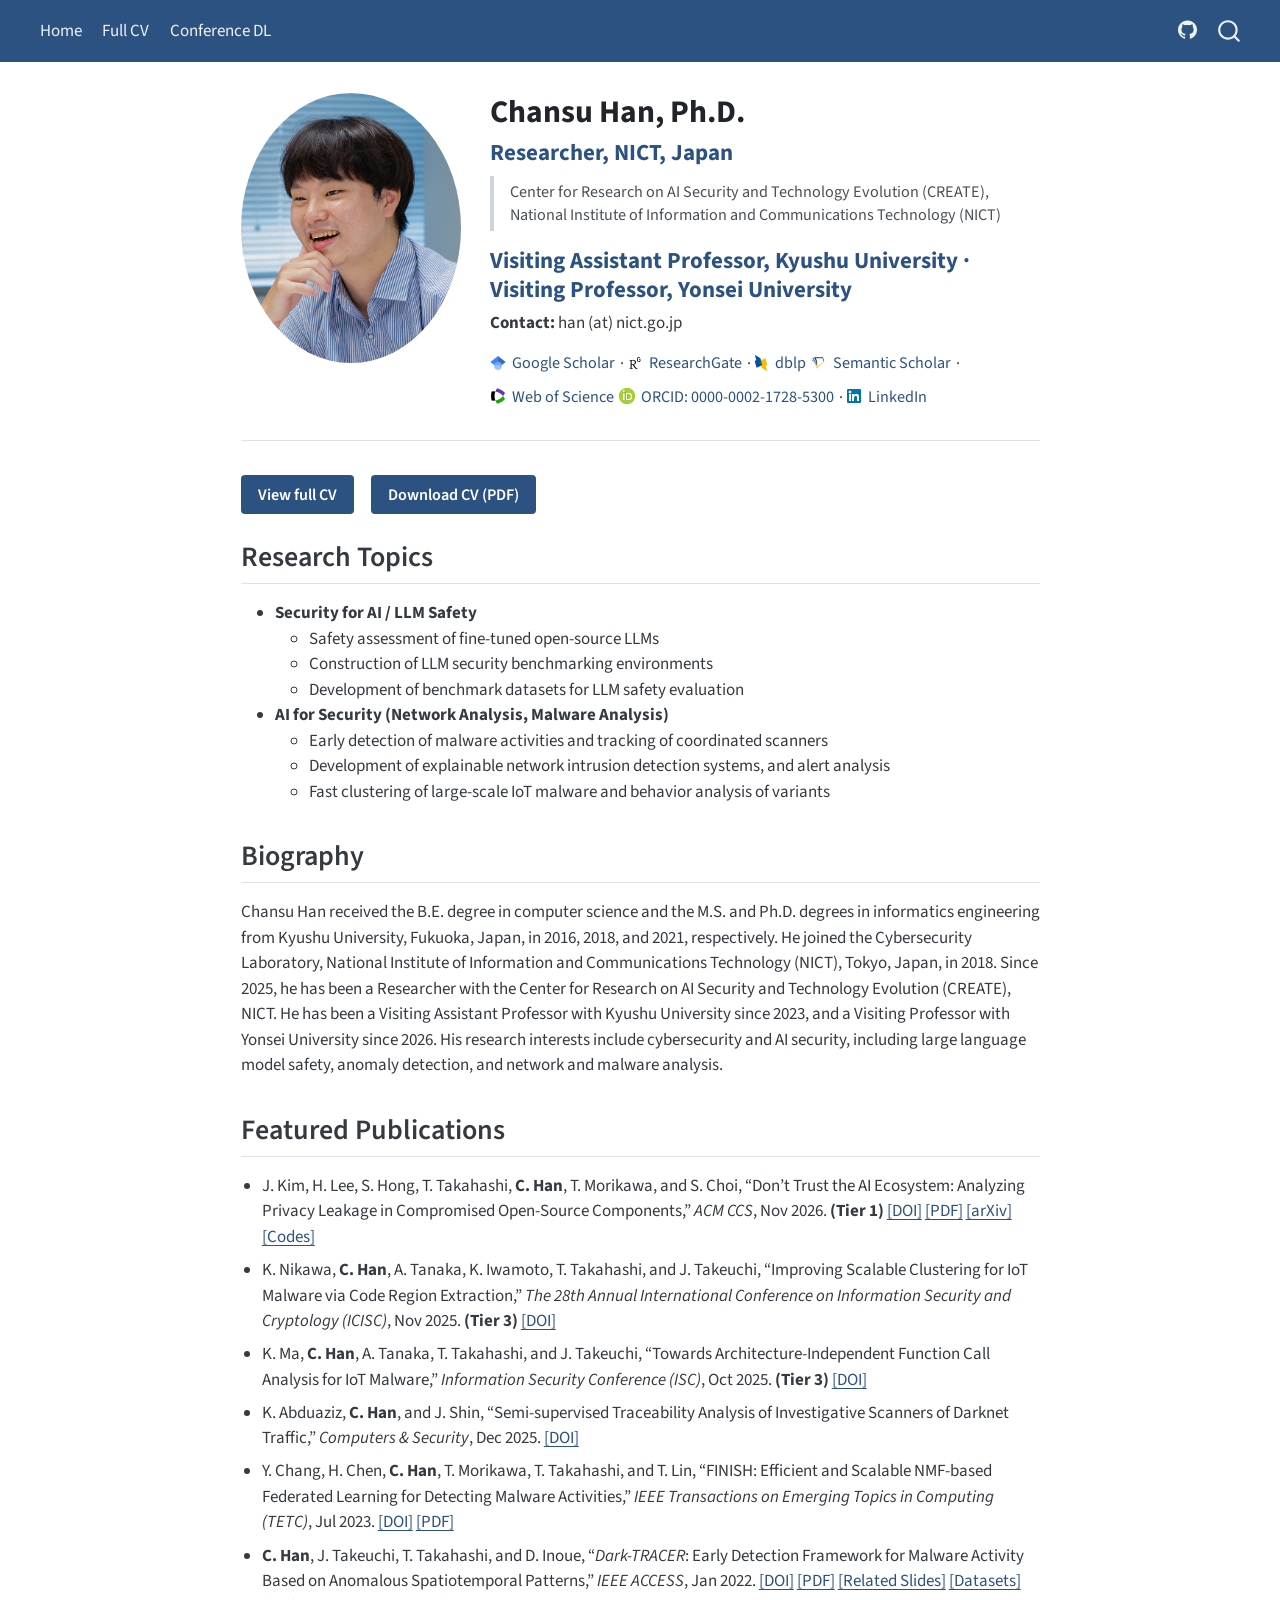
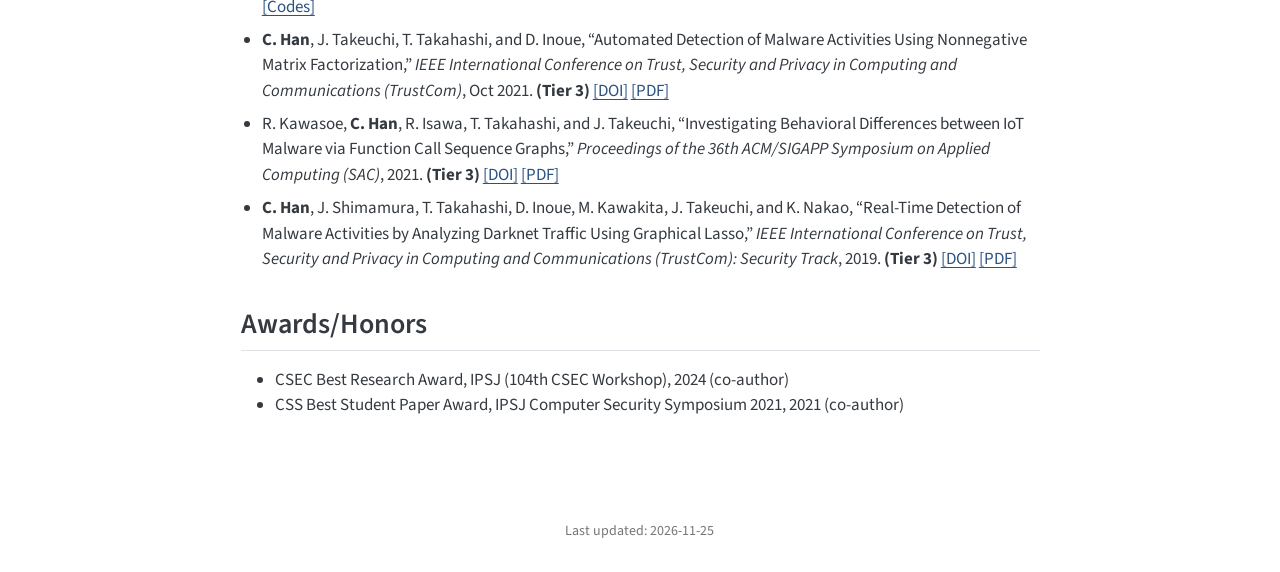
<file: docs/index.html>
<!DOCTYPE html>
<html xmlns="http://www.w3.org/1999/xhtml" lang="en" xml:lang="en"><head>

<meta charset="utf-8">
<meta name="generator" content="quarto-1.9.38">

<meta name="viewport" content="width=device-width, initial-scale=1.0, user-scalable=yes">


<title>Chansu Han, Ph.D. –  </title>
<style>
/* Default styles provided by pandoc.
** See https://pandoc.org/MANUAL.html#variables-for-html for config info.
*/
code{white-space: pre-wrap;}
span.smallcaps{font-variant: small-caps;}
div.columns{display: flex; gap: min(4vw, 1.5em);}
div.column{flex: auto; overflow-x: auto;}
div.hanging-indent{margin-left: 1.5em; text-indent: -1.5em;}
ul.task-list{list-style: none;}
ul.task-list li input[type="checkbox"] {
  width: 0.8em;
  margin: 0 0.8em 0.2em -1em; /* quarto-specific, see https://github.com/quarto-dev/quarto-cli/issues/4556 */ 
  vertical-align: middle;
}
</style>


<script src="site_libs/quarto-nav/quarto-nav.js"></script>
<script src="site_libs/quarto-nav/headroom.min.js"></script>
<script src="site_libs/clipboard/clipboard.min.js"></script>
<script src="site_libs/quarto-search/autocomplete.umd.js"></script>
<script src="site_libs/quarto-search/fuse.min.js"></script>
<script src="site_libs/quarto-search/quarto-search.js"></script>
<meta name="quarto:offset" content="./">
<link href="./cv/assets/favicon.svg" rel="icon" type="image/svg+xml">
<script src="site_libs/quarto-html/quarto.js" type="module"></script>
<script src="site_libs/quarto-html/tabsets/tabsets.js" type="module"></script>
<script src="site_libs/quarto-html/popper.min.js"></script>
<script src="site_libs/quarto-html/tippy.umd.min.js"></script>
<script src="site_libs/quarto-html/anchor.min.js"></script>
<link href="site_libs/quarto-html/tippy.css" rel="stylesheet">
<link href="site_libs/quarto-html/quarto-syntax-highlighting-15634bcf2e68342d4ad2dfa704d543f6.css" rel="stylesheet" id="quarto-text-highlighting-styles">
<script src="site_libs/bootstrap/bootstrap.min.js"></script>
<link href="site_libs/bootstrap/bootstrap-icons.css" rel="stylesheet">
<link href="site_libs/bootstrap/bootstrap-0002be2775d2d828367452727c53811f.min.css" rel="stylesheet" append-hash="true" id="quarto-bootstrap" data-mode="light">
<script id="quarto-search-options" type="application/json">{
  "location": "navbar",
  "copy-button": false,
  "collapse-after": 3,
  "panel-placement": "end",
  "type": "overlay",
  "limit": 50,
  "keyboard-shortcut": [
    "f",
    "/",
    "s"
  ],
  "show-item-context": false,
  "language": {
    "search-no-results-text": "No results",
    "search-matching-documents-text": "matching documents",
    "search-copy-link-title": "Copy link to search",
    "search-hide-matches-text": "Hide additional matches",
    "search-more-match-text": "more match in this document",
    "search-more-matches-text": "more matches in this document",
    "search-clear-button-title": "Clear",
    "search-text-placeholder": "",
    "search-detached-cancel-button-title": "Cancel",
    "search-submit-button-title": "Submit",
    "search-label": "Search"
  }
}</script>
<style>html{ scroll-behavior: smooth; }</style>


</head>

<body class="nav-fixed fullcontent quarto-light">

<div id="quarto-search-results"></div>
  <header id="quarto-header" class="headroom fixed-top">
    <nav class="navbar navbar-expand-lg " data-bs-theme="dark">
      <div class="navbar-container container-fluid">
            <div id="quarto-search" class="" title="Search"></div>
          <button class="navbar-toggler" type="button" data-bs-toggle="collapse" data-bs-target="#navbarCollapse" aria-controls="navbarCollapse" role="menu" aria-expanded="false" aria-label="Toggle navigation" onclick="if (window.quartoToggleHeadroom) { window.quartoToggleHeadroom(); }">
  <span class="navbar-toggler-icon"></span>
</button>
          <div class="collapse navbar-collapse" id="navbarCollapse">
            <ul class="navbar-nav navbar-nav-scroll me-auto">
  <li class="nav-item">
    <a class="nav-link active" href="./index.html" aria-current="page"> 
<span class="menu-text">Home</span></a>
  </li>  
  <li class="nav-item">
    <a class="nav-link" href="./cv/index.html"> 
<span class="menu-text">Full CV</span></a>
  </li>  
  <li class="nav-item">
    <a class="nav-link" href="./conferences/index.html"> 
<span class="menu-text">Conference DL</span></a>
  </li>  
</ul>
            <ul class="navbar-nav navbar-nav-scroll ms-auto">
  <li class="nav-item compact">
    <a class="nav-link" href="https://github.com/Gotchance"> <i class="bi bi-github" role="img" aria-label="GitHub">
</i> 
<span class="menu-text"></span></a>
  </li>  
</ul>
          </div> <!-- /navcollapse -->
            <div class="quarto-navbar-tools">
</div>
      </div> <!-- /container-fluid -->
    </nav>
</header>
<!-- content -->
<div id="quarto-content" class="quarto-container page-columns page-rows-contents page-layout-article page-navbar">
<!-- sidebar -->
<!-- margin-sidebar -->
    
<!-- main -->
<main class="content" id="quarto-document-content"><header id="title-block-header" class="quarto-title-block"></header>




<div class="cv-header">
<p><img src="./cv/assets/profile.jpg" class="profile-photo img-fluid"></p>
<div class="cv-header-text">
<div class="cv-name">
<p>Chansu Han, Ph.D.</p>
</div>
<div class="cv-role">
<p>Researcher, NICT, Japan</p>
</div>
<div class="cv-affiliation">
<p>Center for Research on AI Security and Technology Evolution (CREATE), National Institute of Information and Communications Technology (NICT)</p>
</div>
<div class="cv-role-sub">
<p>Visiting Assistant Professor, Kyushu University · Visiting Professor, Yonsei University</p>
</div>
<div class="cv-contact">
<p><strong>Contact:</strong> han (at) nict.go.jp</p>
</div>
<div class="cv-links">
<p><a href="https://scholar.google.com/citations?user=ZvvIWZ4AAAAJ&amp;hl=en"><img src="./cv/assets/icons/scholar.png" class="link-icon img-fluid" alt="Google Scholar"> Google Scholar</a> · <a href="https://www.researchgate.net/profile/Chansu-Han-2"><img src="./cv/assets/icons/researchgate.png" class="link-icon img-fluid" alt="ResearchGate"> ResearchGate</a> · <a href="https://dblp.org/pid/186/6829.html"><img src="./cv/assets/icons/dblp.png" class="link-icon img-fluid" alt="dblp"> dblp</a></p>
<p><a href="https://www.semanticscholar.org/author/Chansu-Han/3467047"><img src="./cv/assets/icons/semanticscholar.png" class="link-icon img-fluid" alt="Semantic Scholar"> Semantic Scholar</a> · <a href="https://www.webofscience.com/wos/author/record/K-3263-2019"><img src="./cv/assets/icons/wos.png" class="link-icon img-fluid" alt="Web of Science"> Web of Science</a></p>
<p><a href="https://orcid.org/0000-0002-1728-5300"><img src="./cv/assets/icons/orcid.png" class="link-icon img-fluid" alt="ORCID"> ORCID: 0000-0002-1728-5300</a> · <a href="https://www.linkedin.com/in/chansu-han-aa0857193/"><img src="./cv/assets/icons/linkedin.png" class="link-icon img-fluid" alt="LinkedIn"> LinkedIn</a></p>
</div>
</div>
</div>
<div class="cv-download">
<p><a href="./cv/index.html" class="btn-pdf">View full CV</a> <a href="cv/Chansu_Han_CV.pdf" class="btn-pdf" target="_blank">Download CV (PDF)</a></p>
</div>
<section id="research-topics" class="level2">
<h2 class="anchored" data-anchor-id="research-topics">Research Topics</h2>
<ul>
<li><strong>Security for AI / LLM Safety</strong>
<ul>
<li>Safety assessment of fine-tuned open-source LLMs</li>
<li>Construction of LLM security benchmarking environments</li>
<li>Development of benchmark datasets for LLM safety evaluation</li>
</ul></li>
<li><strong>AI for Security (Network Analysis, Malware Analysis)</strong>
<ul>
<li>Early detection of malware activities and tracking of coordinated scanners</li>
<li>Development of explainable network intrusion detection systems, and alert analysis</li>
<li>Fast clustering of large-scale IoT malware and behavior analysis of variants</li>
</ul></li>
</ul>
</section>
<section id="biography" class="level2">
<h2 class="anchored" data-anchor-id="biography">Biography</h2>
<p>Chansu Han received the B.E. degree in computer science and the M.S. and Ph.D.&nbsp;degrees in informatics engineering from Kyushu University, Fukuoka, Japan, in 2016, 2018, and 2021, respectively. He joined the Cybersecurity Laboratory, National Institute of Information and Communications Technology (NICT), Tokyo, Japan, in 2018. Since 2025, he has been a Researcher with the Center for Research on AI Security and Technology Evolution (CREATE), NICT. He has been a Visiting Assistant Professor with Kyushu University since 2023, and a Visiting Professor with Yonsei University since 2026. His research interests include cybersecurity and AI security, including large language model safety, anomaly detection, and network and malware analysis.</p>
</section>
<section id="featured-publications" class="level2">
<h2 class="anchored" data-anchor-id="featured-publications">Featured Publications</h2>
<ul>
<li>J. Kim, H. Lee, S. Hong, T. Takahashi, <strong>C. Han</strong>, T. Morikawa, and S. Choi, “Don’t Trust the AI Ecosystem: Analyzing Privacy Leakage in Compromised Open-Source Components,” <em>ACM CCS</em>, Nov 2026. <strong>(Tier 1)</strong> <a href="https://doi.org/10.1145/3830454.3832679">[DOI]</a> <a href="https://dl.acm.org/doi/pdf/10.1145/3830454.3832679">[PDF]</a> <a href="https://arxiv.org/abs/2607.27886">[arXiv]</a> <a href="https://github.com/KimJinSeong-Git/GradLock.git">[Codes]</a></li>
<li>K. Nikawa, <strong>C. Han</strong>, A. Tanaka, K. Iwamoto, T. Takahashi, and J. Takeuchi, “Improving Scalable Clustering for IoT Malware via Code Region Extraction,” <em>The 28th Annual International Conference on Information Security and Cryptology (ICISC)</em>, Nov 2025. <strong>(Tier 3)</strong> <a href="https://doi.org/10.1007/978-981-95-8034-7_5">[DOI]</a></li>
<li>K. Ma, <strong>C. Han</strong>, A. Tanaka, T. Takahashi, and J. Takeuchi, “Towards Architecture-Independent Function Call Analysis for IoT Malware,” <em>Information Security Conference (ISC)</em>, Oct 2025. <strong>(Tier 3)</strong> <a href="https://doi.org/10.1007/978-3-032-08124-7_21">[DOI]</a></li>
<li>K. Abduaziz, <strong>C. Han</strong>, and J. Shin, “Semi-supervised Traceability Analysis of Investigative Scanners of Darknet Traffic,” <em>Computers &amp; Security</em>, Dec 2025. <a href="https://doi.org/10.1016/j.cose.2025.104681">[DOI]</a></li>
<li>Y. Chang, H. Chen, <strong>C. Han</strong>, T. Morikawa, T. Takahashi, and T. Lin, “FINISH: Efficient and Scalable NMF-based Federated Learning for Detecting Malware Activities,” <em>IEEE Transactions on Emerging Topics in Computing (TETC)</em>, Jul 2023. <a href="https://doi.org/10.1109/TETC.2023.3292924">[DOI]</a> <a href="https://ieeexplore.ieee.org/stamp/stamp.jsp?tp=&amp;arnumber=10179267">[PDF]</a></li>
<li><strong>C. Han</strong>, J. Takeuchi, T. Takahashi, and D. Inoue, “<em>Dark-TRACER</em>: Early Detection Framework for Malware Activity Based on Anomalous Spatiotemporal Patterns,” <em>IEEE ACCESS</em>, Jan 2022. <a href="https://doi.org/10.1109/ACCESS.2022.3145966">[DOI]</a> <a href="https://ieeexplore.ieee.org/stamp/stamp.jsp?tp=&amp;arnumber=9690867">[PDF]</a> <a href="https://drive.google.com/file/d/1IlOar4ARu-olK4k-b5g6WWC4Id2abfnB/view?usp=sharing">[Related Slides]</a> <a href="https://csdataset.nict.go.jp/darknet-2022/">[Datasets]</a> <a href="https://github.com/Gotchance/Dark-TRACER">[Codes]</a></li>
<li><strong>C. Han</strong>, J. Takeuchi, T. Takahashi, and D. Inoue, “Automated Detection of Malware Activities Using Nonnegative Matrix Factorization,” <em>IEEE International Conference on Trust, Security and Privacy in Computing and Communications (TrustCom)</em>, Oct 2021. <strong>(Tier 3)</strong> <a href="https://doi.org/10.1109/TrustCom53373.2021.00085">[DOI]</a> <a href="https://www.researchgate.net/publication/359121104_Automated_Detection_of_Malware_Activities_Using_Nonnegative_Matrix_Factorization">[PDF]</a></li>
<li>R. Kawasoe, <strong>C. Han</strong>, R. Isawa, T. Takahashi, and J. Takeuchi, “Investigating Behavioral Differences between IoT Malware via Function Call Sequence Graphs,” <em>Proceedings of the 36th ACM/SIGAPP Symposium on Applied Computing (SAC)</em>, 2021. <strong>(Tier 3)</strong> <a href="https://doi.org/10.1145/3412841.3442041">[DOI]</a> <a href="https://dl.acm.org/doi/pdf/10.1145/3412841.3442041">[PDF]</a></li>
<li><strong>C. Han</strong>, J. Shimamura, T. Takahashi, D. Inoue, M. Kawakita, J. Takeuchi, and K. Nakao, “Real-Time Detection of Malware Activities by Analyzing Darknet Traffic Using Graphical Lasso,” <em>IEEE International Conference on Trust, Security and Privacy in Computing and Communications (TrustCom): Security Track</em>, 2019. <strong>(Tier 3)</strong> <a href="https://doi.org/10.1109/TrustCom/BigDataSE.2019.00028">[DOI]</a> <a href="https://www.researchgate.net/publication/336946818_Real-Time_Detection_of_Malware_Activities_by_Analyzing_Darknet_Traffic_Using_Graphical_Lasso">[PDF]</a></li>
</ul>
</section>
<section id="awardshonors" class="level2">
<h2 class="anchored" data-anchor-id="awardshonors">Awards/Honors</h2>
<ul>
<li>CSEC Best Research Award, IPSJ (104th CSEC Workshop), 2024 (co-author)</li>
<li>CSS Best Student Paper Award, IPSJ Computer Security Symposium 2021, 2021 (co-author)</li>
</ul>


</section>

</main> <!-- /main -->
<script id="quarto-html-after-body" type="application/javascript">
  window.document.addEventListener("DOMContentLoaded", function (event) {
    const icon = "";
    const anchorJS = new window.AnchorJS();
    anchorJS.options = {
      placement: 'right',
      icon: icon
    };
    anchorJS.add('.anchored');
    const isCodeAnnotation = (el) => {
      for (const clz of el.classList) {
        if (clz.startsWith('code-annotation-')) {                     
          return true;
        }
      }
      return false;
    }
    const onCopySuccess = function(e) {
      // button target
      const button = e.trigger;
      // don't keep focus
      button.blur();
      // flash "checked"
      button.classList.add('code-copy-button-checked');
      var currentTitle = button.getAttribute("title");
      button.setAttribute("title", "Copied!");
      let tooltip;
      if (window.bootstrap) {
        button.setAttribute("data-bs-toggle", "tooltip");
        button.setAttribute("data-bs-placement", "left");
        button.setAttribute("data-bs-title", "Copied!");
        tooltip = new bootstrap.Tooltip(button, 
          { trigger: "manual", 
            customClass: "code-copy-button-tooltip",
            offset: [0, -8]});
        tooltip.show();    
      }
      setTimeout(function() {
        if (tooltip) {
          tooltip.hide();
          button.removeAttribute("data-bs-title");
          button.removeAttribute("data-bs-toggle");
          button.removeAttribute("data-bs-placement");
        }
        button.setAttribute("title", currentTitle);
        button.classList.remove('code-copy-button-checked');
      }, 1000);
      // clear code selection
      e.clearSelection();
    }
    const getTextToCopy = function(trigger) {
      const outerScaffold = trigger.parentElement.cloneNode(true);
      const codeEl = outerScaffold.querySelector('code');
      for (const childEl of codeEl.children) {
        if (isCodeAnnotation(childEl)) {
          childEl.remove();
        }
      }
      return codeEl.innerText;
    }
    const clipboard = new window.ClipboardJS('.code-copy-button:not([data-in-quarto-modal])', {
      text: getTextToCopy
    });
    clipboard.on('success', onCopySuccess);
    if (window.document.getElementById('quarto-embedded-source-code-modal')) {
      const clipboardModal = new window.ClipboardJS('.code-copy-button[data-in-quarto-modal]', {
        text: getTextToCopy,
        container: window.document.getElementById('quarto-embedded-source-code-modal')
      });
      clipboardModal.on('success', onCopySuccess);
    }
      var localhostRegex = new RegExp(/^(?:http|https):\/\/localhost\:?[0-9]*\//);
      var mailtoRegex = new RegExp(/^mailto:/);
        var filterRegex = new RegExp('/' + window.location.host + '/');
      var isInternal = (href) => {
          return filterRegex.test(href) || localhostRegex.test(href) || mailtoRegex.test(href);
      }
      // Inspect non-navigation links and adorn them if external
     var links = window.document.querySelectorAll('a[href]:not(.nav-link):not(.navbar-brand):not(.toc-action):not(.sidebar-link):not(.sidebar-item-toggle):not(.pagination-link):not(.no-external):not([aria-hidden]):not(.dropdown-item):not(.quarto-navigation-tool):not(.about-link)');
      for (var i=0; i<links.length; i++) {
        const link = links[i];
        if (!isInternal(link.href)) {
          // undo the damage that might have been done by quarto-nav.js in the case of
          // links that we want to consider external
          if (link.dataset.originalHref !== undefined) {
            link.href = link.dataset.originalHref;
          }
        }
      }
    function tippyHover(el, contentFn, onTriggerFn, onUntriggerFn) {
      const config = {
        allowHTML: true,
        maxWidth: 500,
        delay: 100,
        arrow: false,
        appendTo: function(el) {
            return el.parentElement;
        },
        interactive: true,
        interactiveBorder: 10,
        theme: 'quarto',
        placement: 'bottom-start',
      };
      if (contentFn) {
        config.content = contentFn;
      }
      if (onTriggerFn) {
        config.onTrigger = onTriggerFn;
      }
      if (onUntriggerFn) {
        config.onUntrigger = onUntriggerFn;
      }
      window.tippy(el, config); 
    }
    const noterefs = window.document.querySelectorAll('a[role="doc-noteref"]');
    for (var i=0; i<noterefs.length; i++) {
      const ref = noterefs[i];
      tippyHover(ref, function() {
        // use id or data attribute instead here
        let href = ref.getAttribute('data-footnote-href') || ref.getAttribute('href');
        try { href = new URL(href).hash; } catch {}
        const id = href.replace(/^#\/?/, "");
        const note = window.document.getElementById(id);
        if (note) {
          return note.innerHTML;
        } else {
          return "";
        }
      });
    }
    const xrefs = window.document.querySelectorAll('a.quarto-xref');
    const processXRef = (id, note) => {
      // Strip column container classes
      const stripColumnClz = (el) => {
        el.classList.remove("page-full", "page-columns");
        if (el.children) {
          for (const child of el.children) {
            stripColumnClz(child);
          }
        }
      }
      stripColumnClz(note)
      if (id === null || id.startsWith('sec-')) {
        // Special case sections, only their first couple elements
        const container = document.createElement("div");
        if (note.children && note.children.length > 2) {
          container.appendChild(note.children[0].cloneNode(true));
          for (let i = 1; i < note.children.length; i++) {
            const child = note.children[i];
            if (child.tagName === "P" && child.innerText === "") {
              continue;
            } else {
              container.appendChild(child.cloneNode(true));
              break;
            }
          }
          if (window.Quarto?.typesetMath) {
            window.Quarto.typesetMath(container);
          }
          return container.innerHTML
        } else {
          if (window.Quarto?.typesetMath) {
            window.Quarto.typesetMath(note);
          }
          return note.innerHTML;
        }
      } else {
        // Remove any anchor links if they are present
        const anchorLink = note.querySelector('a.anchorjs-link');
        if (anchorLink) {
          anchorLink.remove();
        }
        if (window.Quarto?.typesetMath) {
          window.Quarto.typesetMath(note);
        }
        if (note.classList.contains("callout")) {
          return note.outerHTML;
        } else {
          return note.innerHTML;
        }
      }
    }
    for (var i=0; i<xrefs.length; i++) {
      const xref = xrefs[i];
      tippyHover(xref, undefined, function(instance) {
        instance.disable();
        let url = xref.getAttribute('href');
        let hash = undefined; 
        if (url.startsWith('#')) {
          hash = url;
        } else {
          try { hash = new URL(url).hash; } catch {}
        }
        if (hash) {
          const id = hash.replace(/^#\/?/, "");
          const note = window.document.getElementById(id);
          if (note !== null) {
            try {
              const html = processXRef(id, note.cloneNode(true));
              instance.setContent(html);
            } finally {
              instance.enable();
              instance.show();
            }
          } else {
            // See if we can fetch this
            fetch(url.split('#')[0])
            .then(res => res.text())
            .then(html => {
              const parser = new DOMParser();
              const htmlDoc = parser.parseFromString(html, "text/html");
              const note = htmlDoc.getElementById(id);
              if (note !== null) {
                const html = processXRef(id, note);
                instance.setContent(html);
              } 
            }).finally(() => {
              instance.enable();
              instance.show();
            });
          }
        } else {
          // See if we can fetch a full url (with no hash to target)
          // This is a special case and we should probably do some content thinning / targeting
          fetch(url)
          .then(res => res.text())
          .then(html => {
            const parser = new DOMParser();
            const htmlDoc = parser.parseFromString(html, "text/html");
            const note = htmlDoc.querySelector('main.content');
            if (note !== null) {
              // This should only happen for chapter cross references
              // (since there is no id in the URL)
              // remove the first header
              if (note.children.length > 0 && note.children[0].tagName === "HEADER") {
                note.children[0].remove();
              }
              const html = processXRef(null, note);
              instance.setContent(html);
            } 
          }).finally(() => {
            instance.enable();
            instance.show();
          });
        }
      }, function(instance) {
      });
    }
        let selectedAnnoteEl;
        const selectorForAnnotation = ( cell, annotation) => {
          let cellAttr = 'data-code-cell="' + cell + '"';
          let lineAttr = 'data-code-annotation="' +  annotation + '"';
          const selector = 'span[' + cellAttr + '][' + lineAttr + ']';
          return selector;
        }
        const selectCodeLines = (annoteEl) => {
          const doc = window.document;
          const targetCell = annoteEl.getAttribute("data-target-cell");
          const targetAnnotation = annoteEl.getAttribute("data-target-annotation");
          const annoteSpan = window.document.querySelector(selectorForAnnotation(targetCell, targetAnnotation));
          const lines = annoteSpan.getAttribute("data-code-lines").split(",");
          const lineIds = lines.map((line) => {
            return targetCell + "-" + line;
          })
          let top = null;
          let height = null;
          let parent = null;
          if (lineIds.length > 0) {
              //compute the position of the single el (top and bottom and make a div)
              const el = window.document.getElementById(lineIds[0]);
              top = el.offsetTop;
              height = el.offsetHeight;
              parent = el.parentElement.parentElement;
            if (lineIds.length > 1) {
              const lastEl = window.document.getElementById(lineIds[lineIds.length - 1]);
              const bottom = lastEl.offsetTop + lastEl.offsetHeight;
              height = bottom - top;
            }
            if (top !== null && height !== null && parent !== null) {
              // cook up a div (if necessary) and position it 
              let div = window.document.getElementById("code-annotation-line-highlight");
              if (div === null) {
                div = window.document.createElement("div");
                div.setAttribute("id", "code-annotation-line-highlight");
                div.style.position = 'absolute';
                parent.appendChild(div);
              }
              div.style.top = top - 2 + "px";
              div.style.height = height + 4 + "px";
              div.style.left = 0;
              let gutterDiv = window.document.getElementById("code-annotation-line-highlight-gutter");
              if (gutterDiv === null) {
                gutterDiv = window.document.createElement("div");
                gutterDiv.setAttribute("id", "code-annotation-line-highlight-gutter");
                gutterDiv.style.position = 'absolute';
                const codeCell = window.document.getElementById(targetCell);
                const gutter = codeCell.querySelector('.code-annotation-gutter');
                gutter.appendChild(gutterDiv);
              }
              gutterDiv.style.top = top - 2 + "px";
              gutterDiv.style.height = height + 4 + "px";
            }
            selectedAnnoteEl = annoteEl;
          }
        };
        const unselectCodeLines = () => {
          const elementsIds = ["code-annotation-line-highlight", "code-annotation-line-highlight-gutter"];
          elementsIds.forEach((elId) => {
            const div = window.document.getElementById(elId);
            if (div) {
              div.remove();
            }
          });
          selectedAnnoteEl = undefined;
        };
          // Handle positioning of the toggle
      window.addEventListener(
        "resize",
        throttle(() => {
          elRect = undefined;
          if (selectedAnnoteEl) {
            selectCodeLines(selectedAnnoteEl);
          }
        }, 10)
      );
      function throttle(fn, ms) {
      let throttle = false;
      let timer;
        return (...args) => {
          if(!throttle) { // first call gets through
              fn.apply(this, args);
              throttle = true;
          } else { // all the others get throttled
              if(timer) clearTimeout(timer); // cancel #2
              timer = setTimeout(() => {
                fn.apply(this, args);
                timer = throttle = false;
              }, ms);
          }
        };
      }
        // Attach click handler to the DT
        const annoteDls = window.document.querySelectorAll('dt[data-target-cell]');
        for (const annoteDlNode of annoteDls) {
          annoteDlNode.addEventListener('click', (event) => {
            const clickedEl = event.target;
            if (clickedEl !== selectedAnnoteEl) {
              unselectCodeLines();
              const activeEl = window.document.querySelector('dt[data-target-cell].code-annotation-active');
              if (activeEl) {
                activeEl.classList.remove('code-annotation-active');
              }
              selectCodeLines(clickedEl);
              clickedEl.classList.add('code-annotation-active');
            } else {
              // Unselect the line
              unselectCodeLines();
              clickedEl.classList.remove('code-annotation-active');
            }
          });
        }
    const findCites = (el) => {
      const parentEl = el.parentElement;
      if (parentEl) {
        const cites = parentEl.dataset.cites;
        if (cites) {
          return {
            el,
            cites: cites.split(' ')
          };
        } else {
          return findCites(el.parentElement)
        }
      } else {
        return undefined;
      }
    };
    var bibliorefs = window.document.querySelectorAll('a[role="doc-biblioref"]');
    for (var i=0; i<bibliorefs.length; i++) {
      const ref = bibliorefs[i];
      const citeInfo = findCites(ref);
      if (citeInfo) {
        tippyHover(citeInfo.el, function() {
          var popup = window.document.createElement('div');
          citeInfo.cites.forEach(function(cite) {
            var citeDiv = window.document.createElement('div');
            citeDiv.classList.add('hanging-indent');
            citeDiv.classList.add('csl-entry');
            var biblioDiv = window.document.getElementById('ref-' + cite);
            if (biblioDiv) {
              citeDiv.innerHTML = biblioDiv.innerHTML;
            }
            popup.appendChild(citeDiv);
          });
          return popup.innerHTML;
        });
      }
    }
  });
  </script>
</div> <!-- /content -->
<footer class="footer">
  <div class="nav-footer">
    <div class="nav-footer-left">
      &nbsp;
    </div>   
    <div class="nav-footer-center">
<p>Last updated: 2026-11-25</p>
</div>
    <div class="nav-footer-right">
      &nbsp;
    </div>
  </div>
</footer>




<script src="site_libs/quarto-html/zenscroll-min.js"></script>
</body></html>
</file>
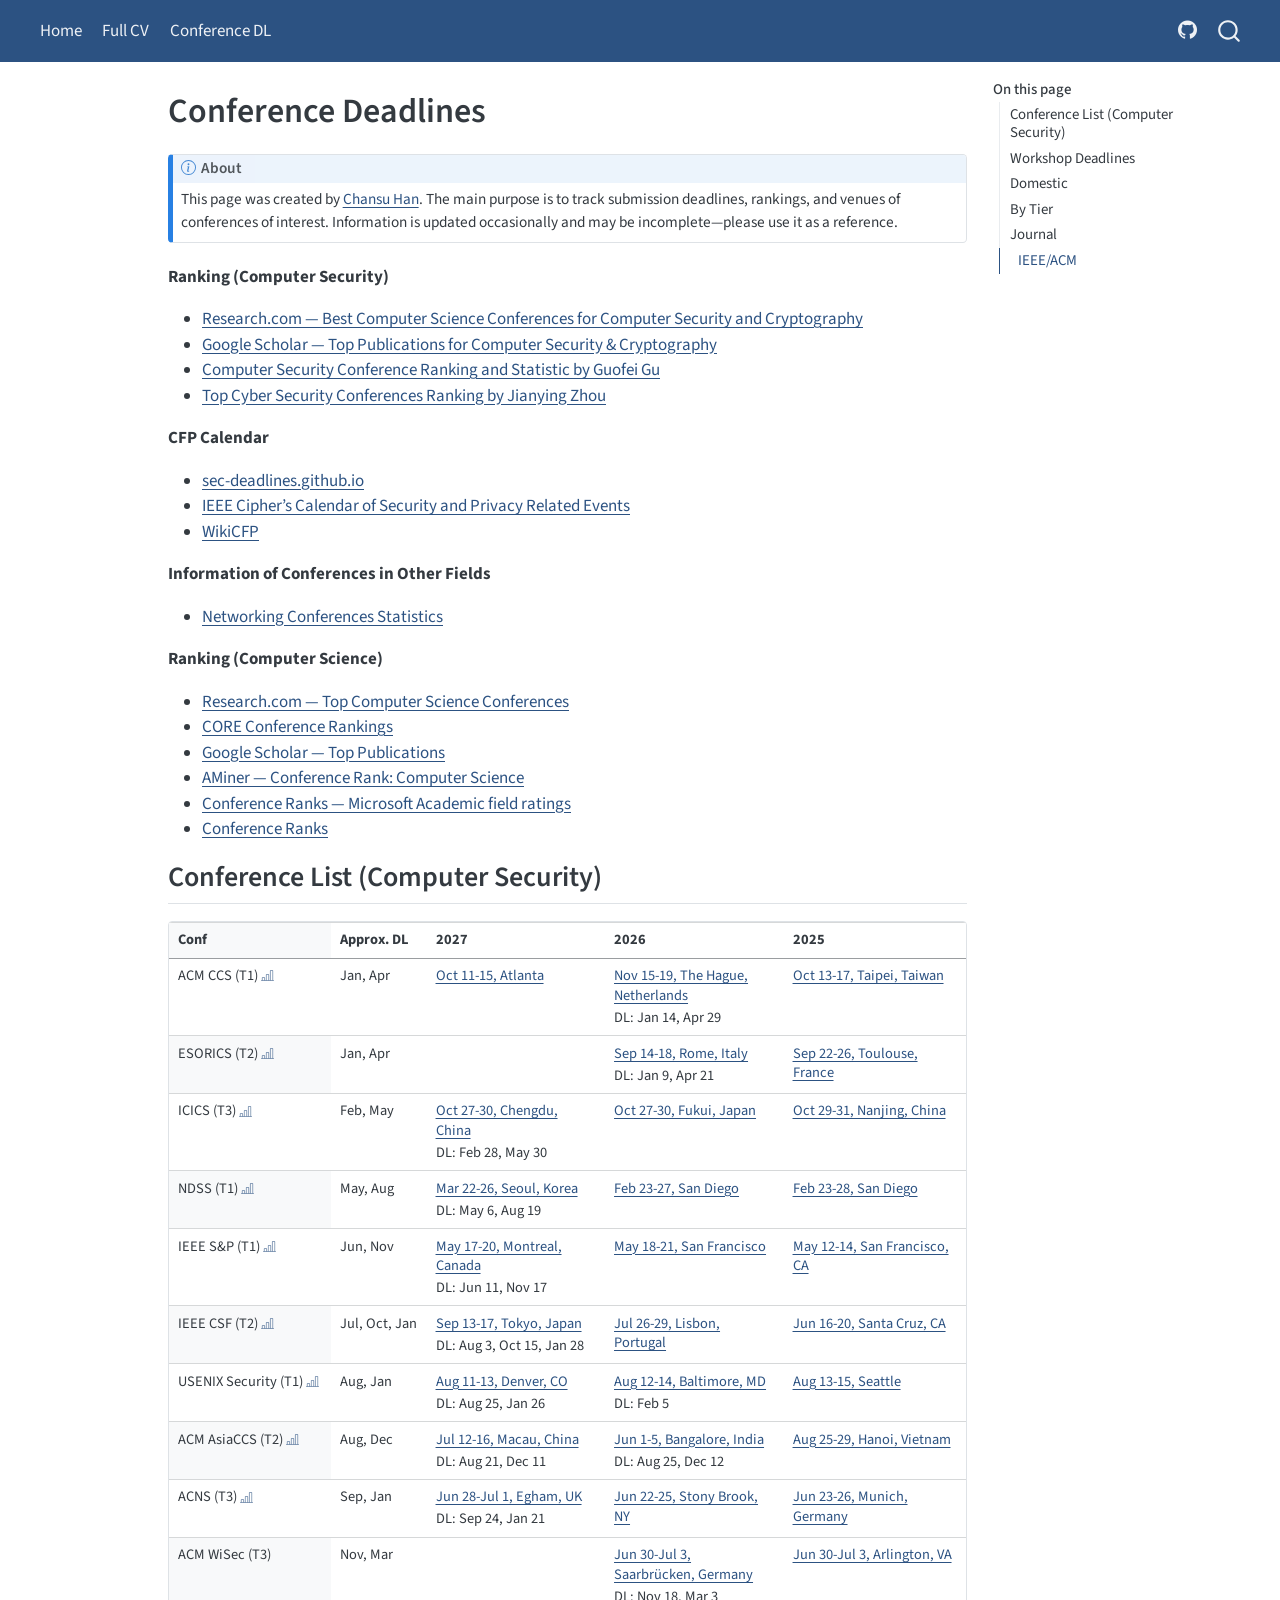
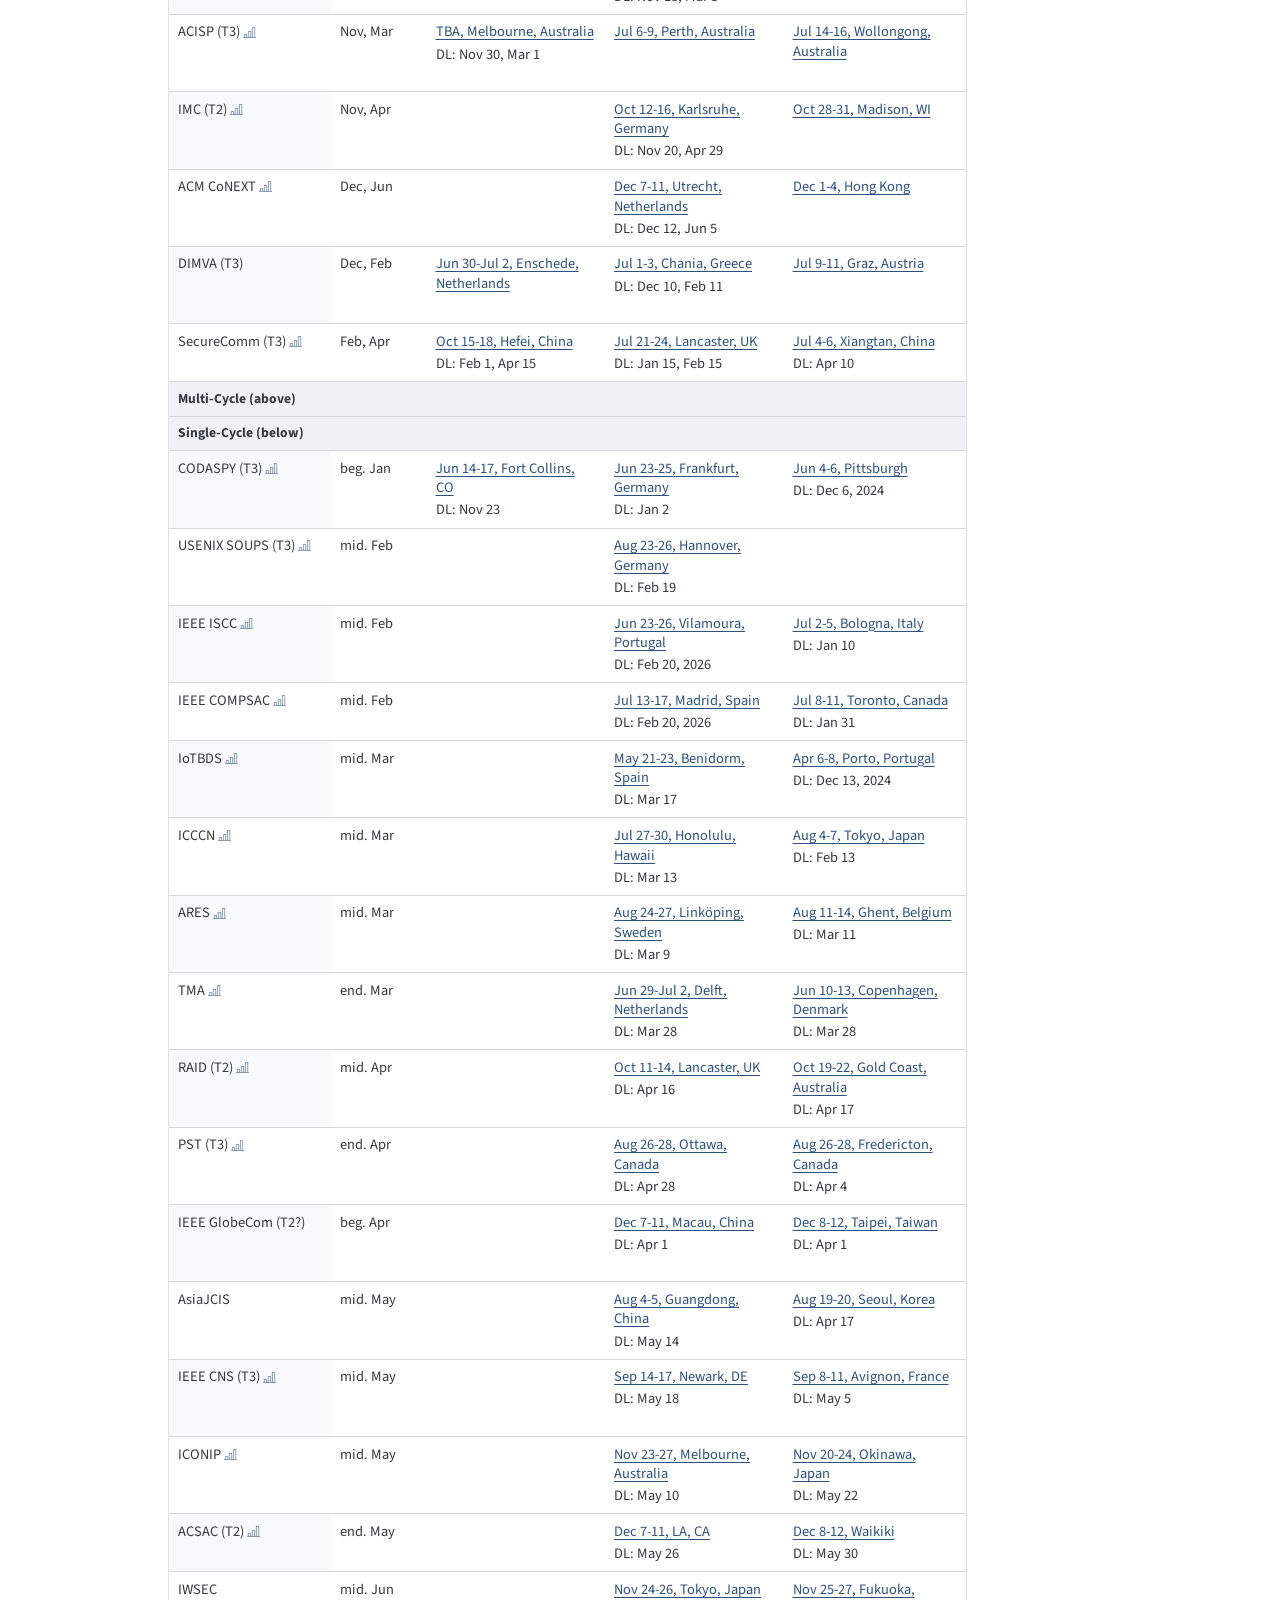
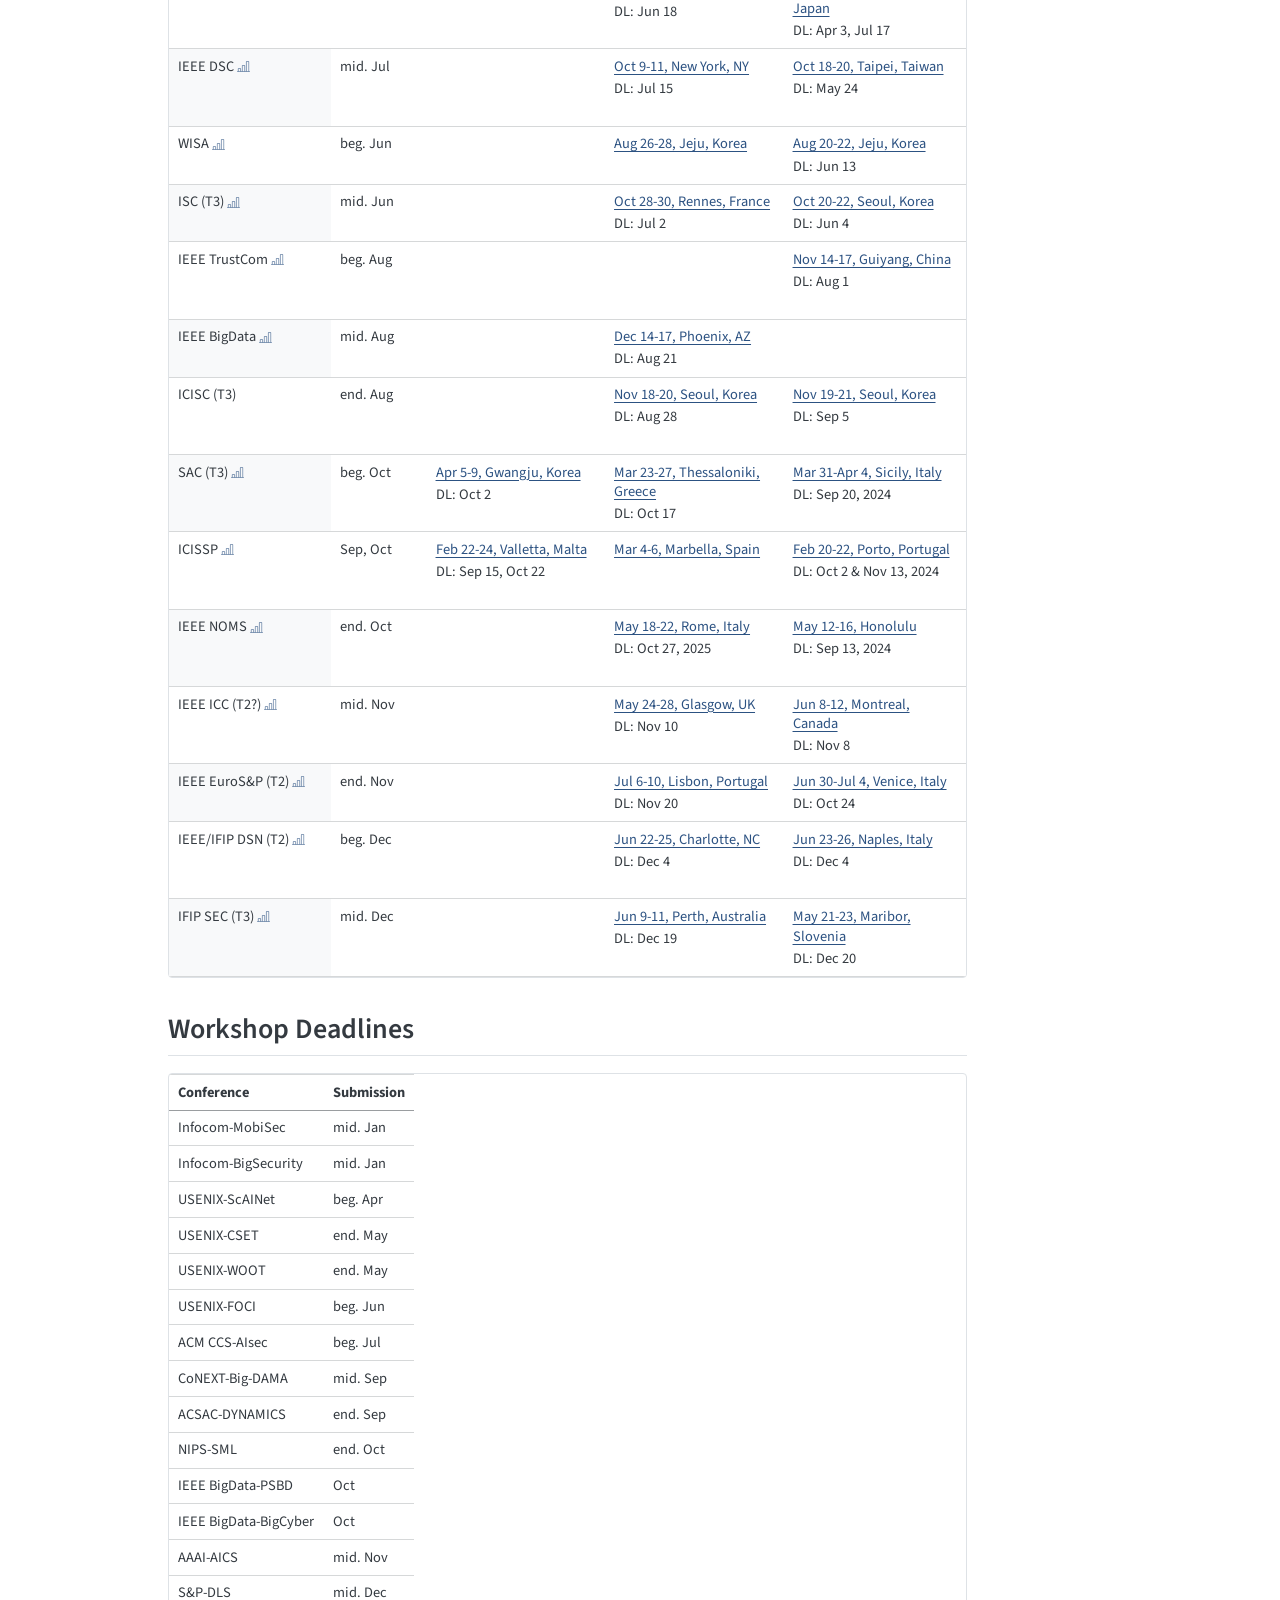
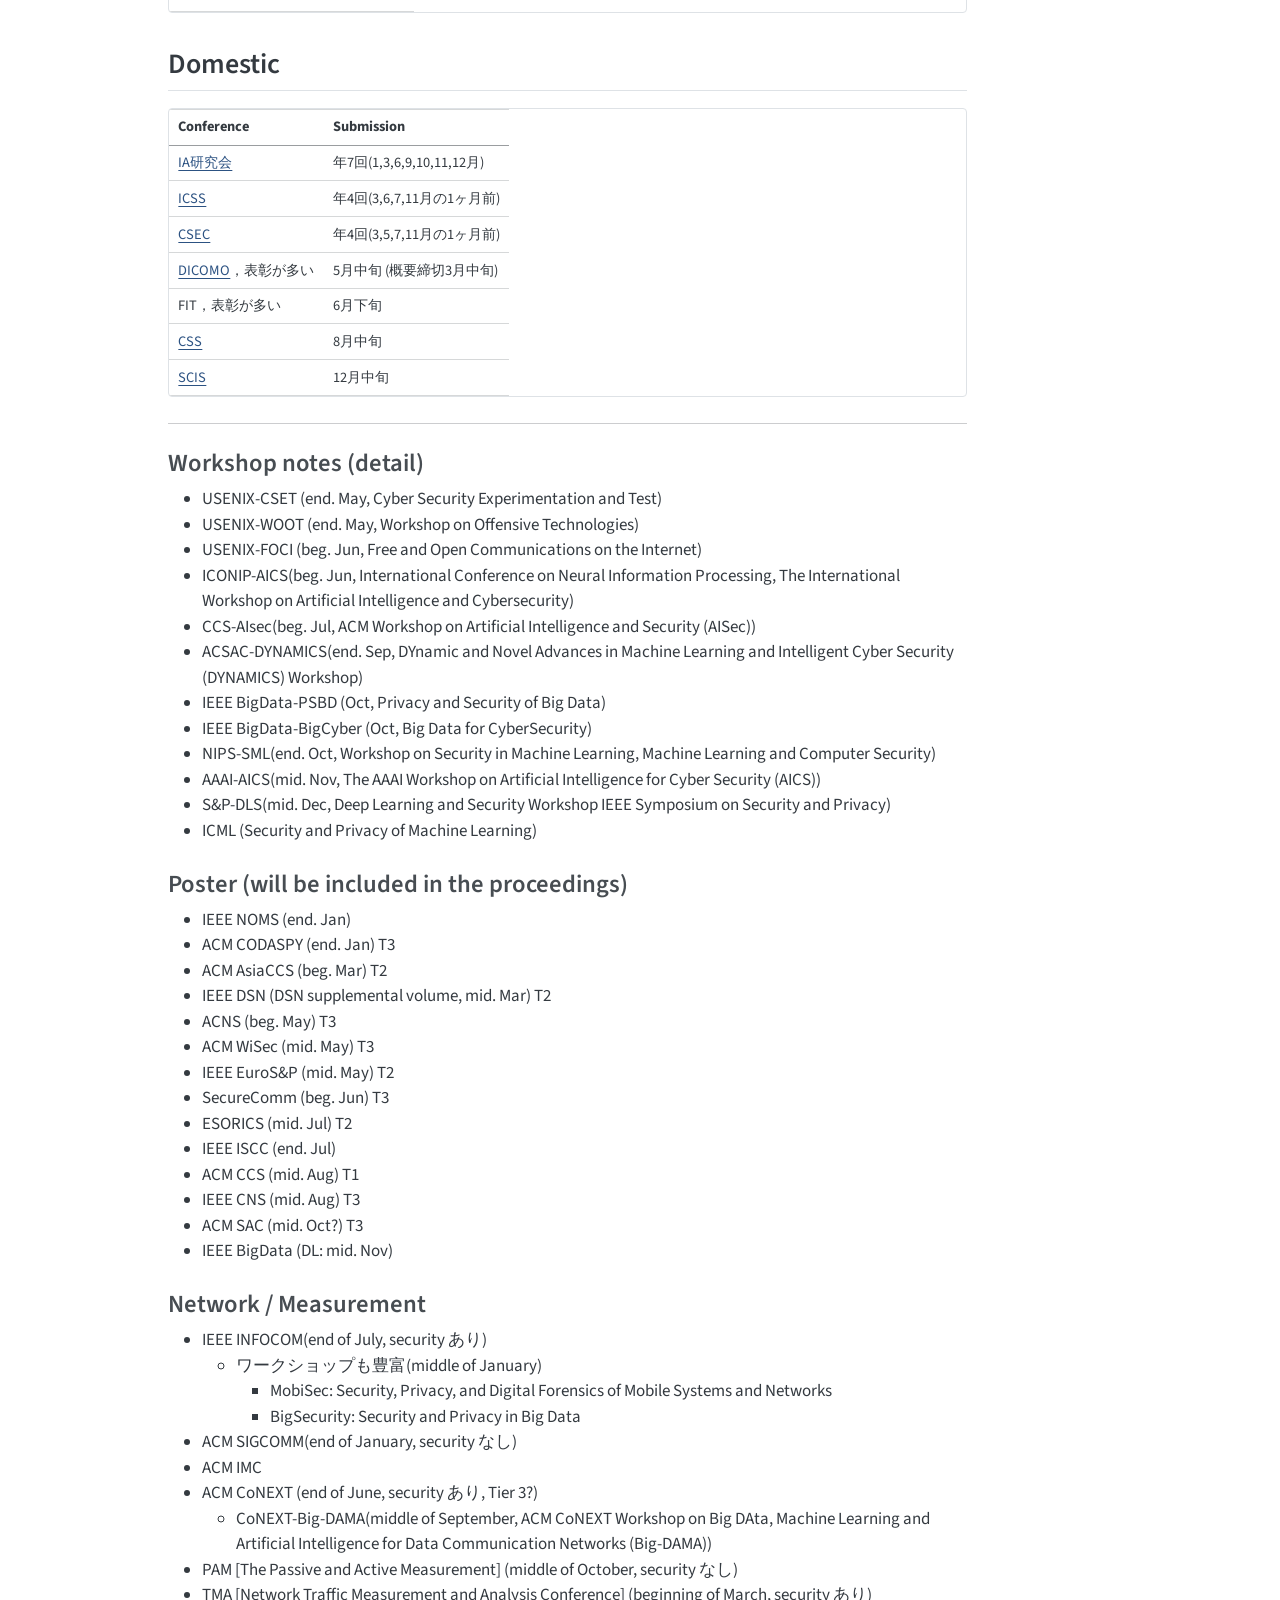
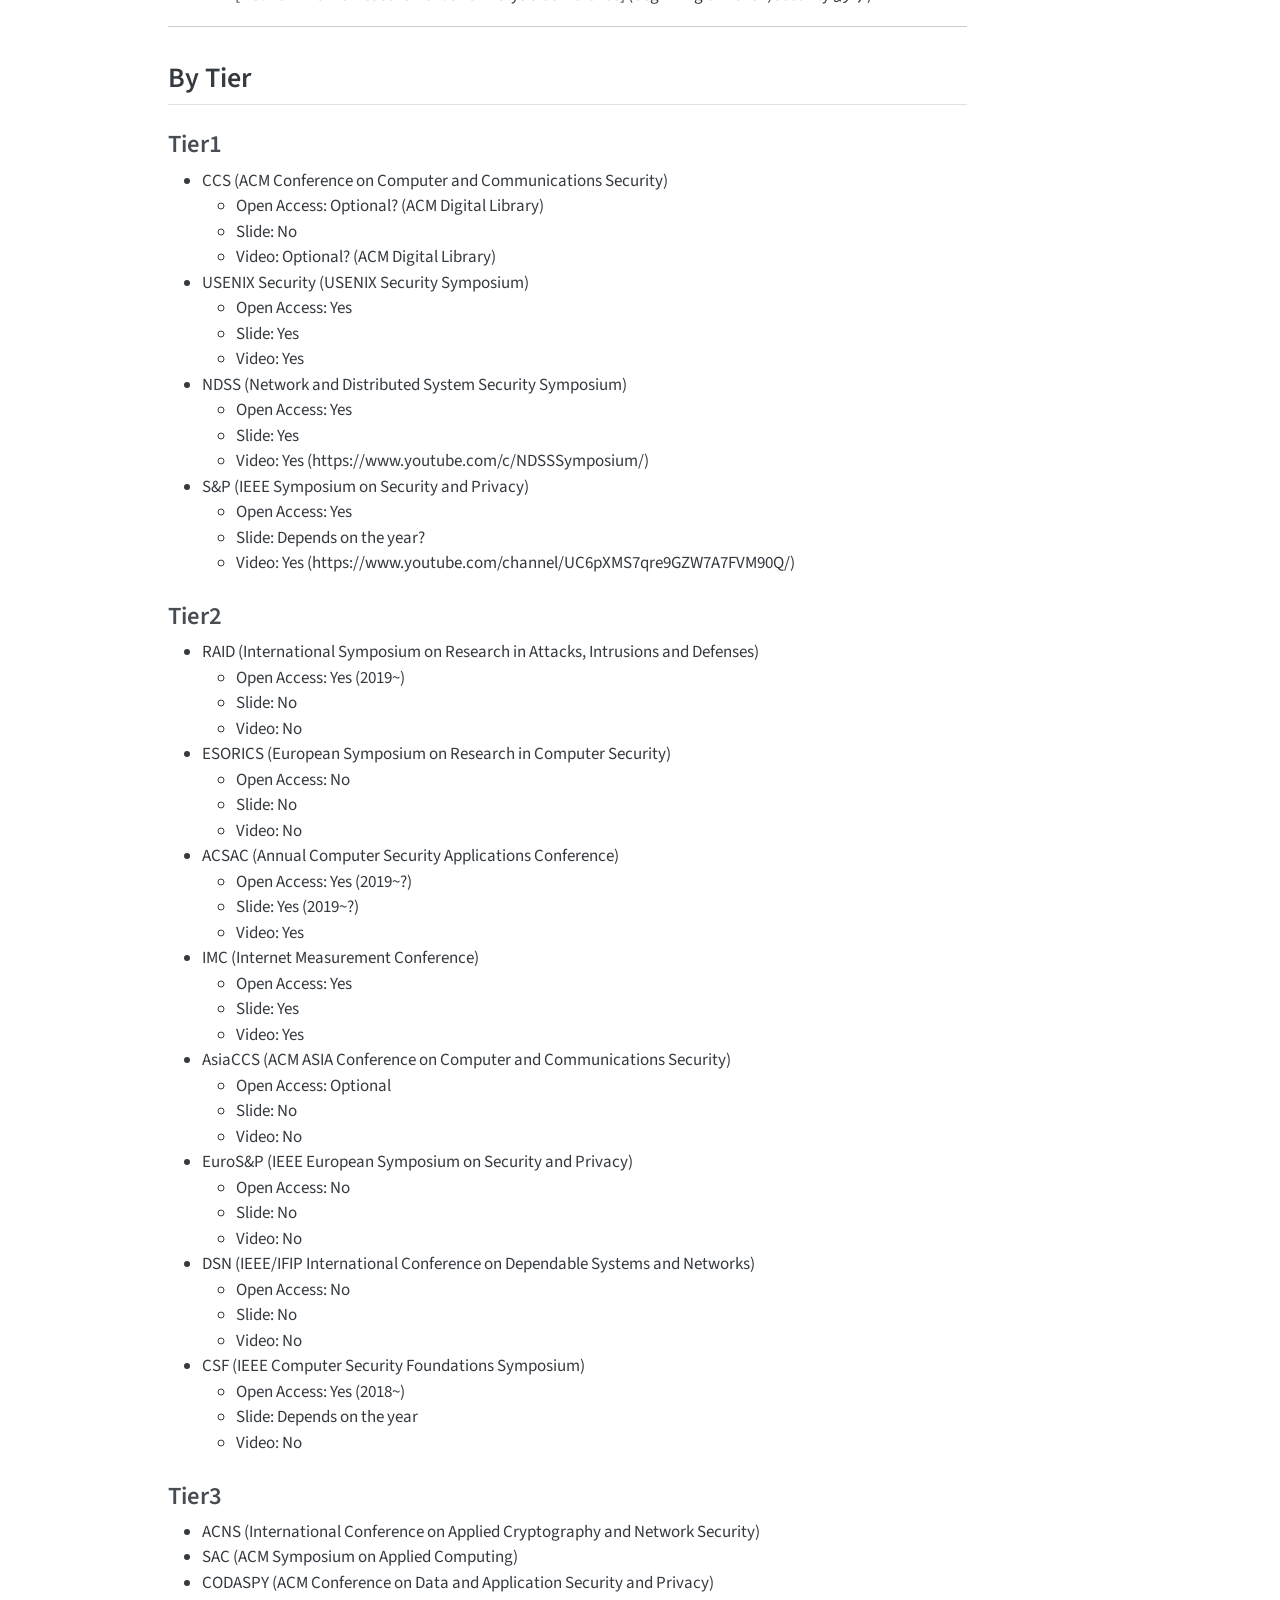
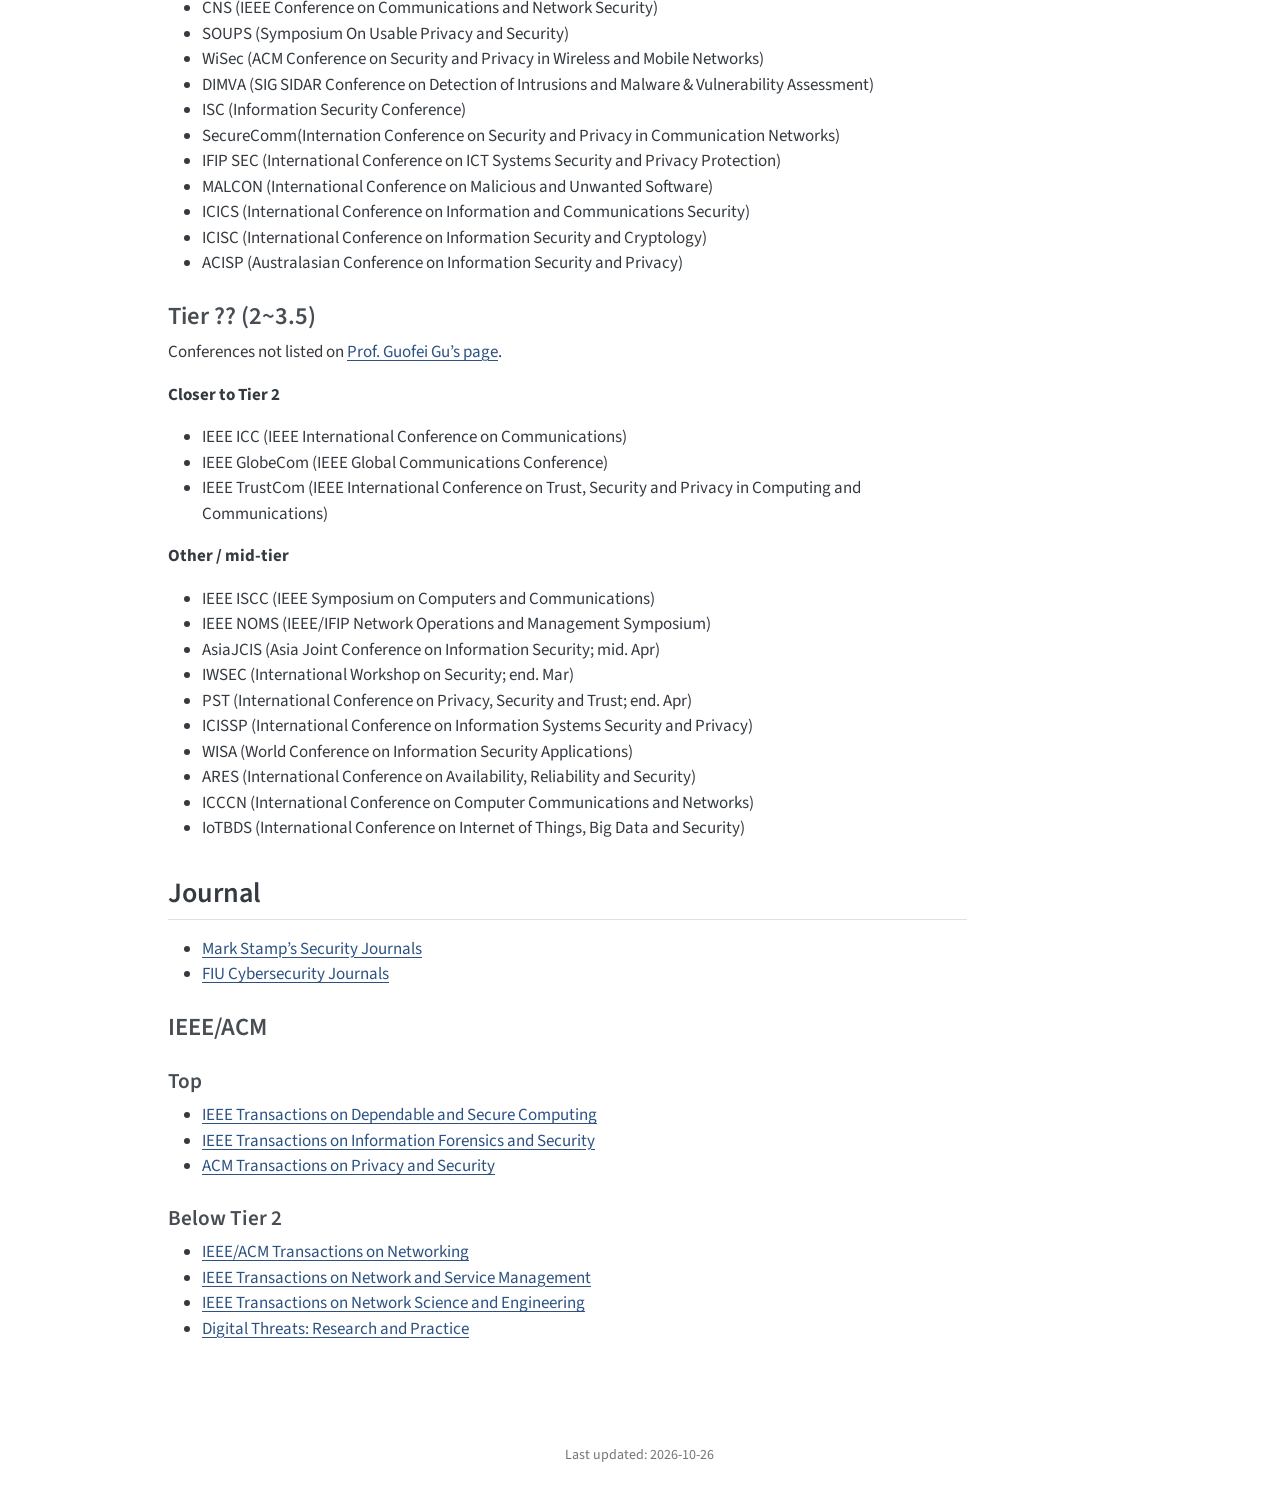
<file: docs/conferences/index.html>
<!DOCTYPE html>
<html xmlns="http://www.w3.org/1999/xhtml" lang="en" xml:lang="en"><head>

<meta charset="utf-8">
<meta name="generator" content="quarto-1.9.38">

<meta name="viewport" content="width=device-width, initial-scale=1.0, user-scalable=yes">


<title>Conference Deadlines –</title>
<style>
/* Default styles provided by pandoc.
** See https://pandoc.org/MANUAL.html#variables-for-html for config info.
*/
code{white-space: pre-wrap;}
span.smallcaps{font-variant: small-caps;}
div.columns{display: flex; gap: min(4vw, 1.5em);}
div.column{flex: auto; overflow-x: auto;}
div.hanging-indent{margin-left: 1.5em; text-indent: -1.5em;}
ul.task-list{list-style: none;}
ul.task-list li input[type="checkbox"] {
  width: 0.8em;
  margin: 0 0.8em 0.2em -1em; /* quarto-specific, see https://github.com/quarto-dev/quarto-cli/issues/4556 */ 
  vertical-align: middle;
}
</style>


<script src="../site_libs/quarto-nav/quarto-nav.js"></script>
<script src="../site_libs/quarto-nav/headroom.min.js"></script>
<script src="../site_libs/clipboard/clipboard.min.js"></script>
<script src="../site_libs/quarto-search/autocomplete.umd.js"></script>
<script src="../site_libs/quarto-search/fuse.min.js"></script>
<script src="../site_libs/quarto-search/quarto-search.js"></script>
<meta name="quarto:offset" content="../">
<link href="../cv/assets/favicon.svg" rel="icon" type="image/svg+xml">
<script src="../site_libs/quarto-html/quarto.js" type="module"></script>
<script src="../site_libs/quarto-html/tabsets/tabsets.js" type="module"></script>
<script src="../site_libs/quarto-html/popper.min.js"></script>
<script src="../site_libs/quarto-html/tippy.umd.min.js"></script>
<script src="../site_libs/quarto-html/anchor.min.js"></script>
<link href="../site_libs/quarto-html/tippy.css" rel="stylesheet">
<link href="../site_libs/quarto-html/quarto-syntax-highlighting-15634bcf2e68342d4ad2dfa704d543f6.css" rel="stylesheet" id="quarto-text-highlighting-styles">
<script src="../site_libs/bootstrap/bootstrap.min.js"></script>
<link href="../site_libs/bootstrap/bootstrap-icons.css" rel="stylesheet">
<link href="../site_libs/bootstrap/bootstrap-46273fd7ce56096d1d2d80dea6a4ead7.min.css" rel="stylesheet" append-hash="true" id="quarto-bootstrap" data-mode="light">
<script id="quarto-search-options" type="application/json">{
  "location": "navbar",
  "copy-button": false,
  "collapse-after": 3,
  "panel-placement": "end",
  "type": "overlay",
  "limit": 50,
  "keyboard-shortcut": [
    "f",
    "/",
    "s"
  ],
  "show-item-context": false,
  "language": {
    "search-no-results-text": "No results",
    "search-matching-documents-text": "matching documents",
    "search-copy-link-title": "Copy link to search",
    "search-hide-matches-text": "Hide additional matches",
    "search-more-match-text": "more match in this document",
    "search-more-matches-text": "more matches in this document",
    "search-clear-button-title": "Clear",
    "search-text-placeholder": "",
    "search-detached-cancel-button-title": "Cancel",
    "search-submit-button-title": "Submit",
    "search-label": "Search"
  }
}</script>
<style>html{ scroll-behavior: smooth; }</style>


</head>

<body class="nav-fixed quarto-light">

<div id="quarto-search-results"></div>
  <header id="quarto-header" class="headroom fixed-top">
    <nav class="navbar navbar-expand-lg " data-bs-theme="dark">
      <div class="navbar-container container-fluid">
            <div id="quarto-search" class="" title="Search"></div>
          <button class="navbar-toggler" type="button" data-bs-toggle="collapse" data-bs-target="#navbarCollapse" aria-controls="navbarCollapse" role="menu" aria-expanded="false" aria-label="Toggle navigation" onclick="if (window.quartoToggleHeadroom) { window.quartoToggleHeadroom(); }">
  <span class="navbar-toggler-icon"></span>
</button>
          <div class="collapse navbar-collapse" id="navbarCollapse">
            <ul class="navbar-nav navbar-nav-scroll me-auto">
  <li class="nav-item">
    <a class="nav-link" href="../index.html"> 
<span class="menu-text">Home</span></a>
  </li>  
  <li class="nav-item">
    <a class="nav-link" href="../cv/index.html"> 
<span class="menu-text">Full CV</span></a>
  </li>  
  <li class="nav-item">
    <a class="nav-link active" href="../conferences/index.html" aria-current="page"> 
<span class="menu-text">Conference DL</span></a>
  </li>  
</ul>
            <ul class="navbar-nav navbar-nav-scroll ms-auto">
  <li class="nav-item compact">
    <a class="nav-link" href="https://github.com/Gotchance"> <i class="bi bi-github" role="img" aria-label="GitHub">
</i> 
<span class="menu-text"></span></a>
  </li>  
</ul>
          </div> <!-- /navcollapse -->
            <div class="quarto-navbar-tools">
</div>
      </div> <!-- /container-fluid -->
    </nav>
</header>
<!-- content -->
<div id="quarto-content" class="quarto-container page-columns page-rows-contents page-layout-article page-navbar">
<!-- sidebar -->
<!-- margin-sidebar -->
    <div id="quarto-margin-sidebar" class="sidebar margin-sidebar">
        <nav id="TOC" role="doc-toc" class="toc-active">
    <h2 id="toc-title">On this page</h2>
   
  <ul>
  <li><a href="#conference-list-computer-security" id="toc-conference-list-computer-security" class="nav-link active" data-scroll-target="#conference-list-computer-security">Conference List (Computer Security)</a></li>
  <li><a href="#workshop-deadlines" id="toc-workshop-deadlines" class="nav-link" data-scroll-target="#workshop-deadlines">Workshop Deadlines</a></li>
  <li><a href="#domestic" id="toc-domestic" class="nav-link" data-scroll-target="#domestic">Domestic</a>
  <ul class="collapse">
  <li><a href="#workshop-notes-detail" id="toc-workshop-notes-detail" class="nav-link" data-scroll-target="#workshop-notes-detail">Workshop notes (detail)</a></li>
  <li><a href="#poster-will-be-included-in-the-proceedings" id="toc-poster-will-be-included-in-the-proceedings" class="nav-link" data-scroll-target="#poster-will-be-included-in-the-proceedings">Poster (will be included in the proceedings)</a></li>
  <li><a href="#network-measurement" id="toc-network-measurement" class="nav-link" data-scroll-target="#network-measurement">Network / Measurement</a></li>
  </ul></li>
  <li><a href="#by-tier" id="toc-by-tier" class="nav-link" data-scroll-target="#by-tier">By Tier</a>
  <ul class="collapse">
  <li><a href="#tier1" id="toc-tier1" class="nav-link" data-scroll-target="#tier1">Tier1</a></li>
  <li><a href="#tier2" id="toc-tier2" class="nav-link" data-scroll-target="#tier2">Tier2</a></li>
  <li><a href="#tier3" id="toc-tier3" class="nav-link" data-scroll-target="#tier3">Tier3</a></li>
  <li><a href="#tier-23.5" id="toc-tier-23.5" class="nav-link" data-scroll-target="#tier-23.5">Tier ?? (2~3.5)</a></li>
  </ul></li>
  <li><a href="#journal" id="toc-journal" class="nav-link" data-scroll-target="#journal">Journal</a>
  <ul class="collapse">
  <li><a href="#ieeeacm" id="toc-ieeeacm" class="nav-link" data-scroll-target="#ieeeacm">IEEE/ACM</a></li>
  </ul></li>
  </ul>
</nav>
    </div>
<!-- main -->
<main class="content" id="quarto-document-content">

<header id="title-block-header" class="quarto-title-block default">
<div class="quarto-title">
<h1 class="title">Conference Deadlines</h1>
</div>



<div class="quarto-title-meta">

    
  
    
  </div>
  


</header>


<div class="callout callout-style-default callout-note callout-titled">
<div class="callout-header d-flex align-content-center">
<div class="callout-icon-container">
<i class="callout-icon"></i>
</div>
<div class="callout-title-container flex-fill">
<span class="screen-reader-only">Note</span>About
</div>
</div>
<div class="callout-body-container callout-body">
<p>This page was created by <a href="https://gotchance.github.io/">Chansu Han</a>. The main purpose is to track submission deadlines, rankings, and venues of conferences of interest. Information is updated occasionally and may be incomplete—please use it as a reference.</p>
</div>
</div>
<p><strong>Ranking (Computer Security)</strong></p>
<ul>
<li><a href="https://research.com/conference-rankings/computer-science/computer-security-cryptography">Research.com — Best Computer Science Conferences for Computer Security and Cryptography</a></li>
<li><a href="https://scholar.google.com/citations?view_op=top_venues&amp;hl=en&amp;vq=eng_computersecuritycryptography">Google Scholar — Top Publications for Computer Security &amp; Cryptography</a></li>
<li><a href="http://faculty.cs.tamu.edu/guofei/sec_conf_stat.htm">Computer Security Conference Ranking and Statistic by Guofei Gu</a></li>
<li><a href="http://jianying.space/conference-ranking.html">Top Cyber Security Conferences Ranking by Jianying Zhou</a></li>
</ul>
<p><strong>CFP Calendar</strong></p>
<ul>
<li><a href="https://sec-deadlines.github.io/">sec-deadlines.github.io</a></li>
<li><a href="http://www.ieee-security.org/CFP/Cipher-Call-for-Papers.html">IEEE Cipher’s Calendar of Security and Privacy Related Events</a></li>
<li><a href="http://www.wikicfp.com/cfp/">WikiCFP</a></li>
</ul>
<p><strong>Information of Conferences in Other Fields</strong></p>
<ul>
<li><a href="https://www.cs.ucsb.edu/~almeroth/conf/stats/">Networking Conferences Statistics</a></li>
</ul>
<p><strong>Ranking (Computer Science)</strong></p>
<ul>
<li><a href="https://research.com/conference-rankings/computer-science">Research.com — Top Computer Science Conferences</a></li>
<li><a href="https://portal.core.edu.au/conf-ranks/">CORE Conference Rankings</a></li>
<li><a href="https://scholar.google.es/citations?view_op=top_venues&amp;hl=en">Google Scholar — Top Publications</a></li>
<li><a href="https://www.aminer.org/ranks/conf">AMiner — Conference Rank: Computer Science</a></li>
<li><a href="http://www.conferenceranks.com/visualization/msar2014.html">Conference Ranks — Microsoft Academic field ratings</a></li>
<li><a href="http://www.conferenceranks.com/index.html">Conference Ranks</a></li>
</ul>
<!-- Generated from conferences/data/conferences.yml — edit the YAML, not this file. -->
<section id="conference-list-computer-security" class="level2">
<h2 class="anchored" data-anchor-id="conference-list-computer-security">Conference List (Computer Security)</h2>
<div class="table-scroll table-scroll-wide">
<table class="caption-top table">
<thead>
<tr class="header">
<th style="text-align: left;">Conf</th>
<th style="text-align: left;">Approx. DL</th>
<th style="text-align: left;">2027</th>
<th style="text-align: left;">2026</th>
<th style="text-align: left;">2025</th>
<th style="text-align: left;">2024</th>
<th style="text-align: left;">2023</th>
<th style="text-align: left;">2022</th>
<th style="text-align: left;">2021</th>
<th style="text-align: left;">2020</th>
</tr>
</thead>
<tbody>
<tr class="odd">
<td style="text-align: left;">ACM CCS (T1) <a href="https://scholar.google.com/citations?hl=en&amp;view_op=search_venues&amp;vq=%22ACM+Symposium+on+Computer+and+Communications+Security%22"><i class="bi bi-bar-chart-line" title="h5-index" aria-label="h5-index"></i></a></td>
<td style="text-align: left;">Jan, Apr</td>
<td style="text-align: left;"><a href="https://www.sigsac.org/ccs/CCS2027/">Oct 11-15, Atlanta</a></td>
<td style="text-align: left;"><a href="https://www.sigsac.org/ccs/CCS2026/">Nov 15-19, The Hague, Netherlands</a><br>DL: Jan 14, Apr 29</td>
<td style="text-align: left;"><a href="https://www.sigsac.org/ccs/CCS2025/">Oct 13-17, Taipei, Taiwan</a></td>
<td style="text-align: left;"><a href="https://www.sigsac.org/ccs/CCS2024/">Oct 14-18, Salt Lake City</a></td>
<td style="text-align: left;"><a href="https://www.sigsac.org/ccs/CCS2023/">Nov 26-30, Copenhagen, Denmark</a></td>
<td style="text-align: left;"><a href="https://www.sigsac.org/ccs/CCS2022/">Nov 7-11, LA</a></td>
<td style="text-align: left;"><a href="https://sigsac.org/ccs/CCS2021/">Nov 14-19, Seoul, Korea</a></td>
<td style="text-align: left;"><a href="https://sigsac.org/ccs/CCS2020/">Nov 9-13, Orlando</a></td>
</tr>
<tr class="even">
<td style="text-align: left;">ESORICS (T2) <a href="https://scholar.google.com/citations?hl=en&amp;view_op=search_venues&amp;vq=European+Symposium+on+Research+in+Computer+Security"><i class="bi bi-bar-chart-line" title="h5-index" aria-label="h5-index"></i></a></td>
<td style="text-align: left;">Jan, Apr</td>
<td style="text-align: left;"></td>
<td style="text-align: left;"><a href="https://sites.google.com/di.uniroma1.it/esorics2026/">Sep 14-18, Rome, Italy</a><br>DL: Jan 9, Apr 21</td>
<td style="text-align: left;"><a href="https://esorics2025.sciencesconf.org/">Sep 22-26, Toulouse, France</a></td>
<td style="text-align: left;"><a href="https://esorics2024.org/">Sep 16-20, Bydgoszcz, Poland</a></td>
<td style="text-align: left;"><a href="https://esorics2023.org/">Sep 25-29, The Hague, Netherlands</a></td>
<td style="text-align: left;"><a href="https://esorics2022.compute.dtu.dk/">Sep 26-30, Copenhagen, Denmark</a></td>
<td style="text-align: left;"><a href="https://esorics2021.athene-center.de/">Oct 04–08, online</a><br>DL: Jan 12, May 12</td>
<td style="text-align: left;"><a href="http://esorics2020.sccs.surrey.ac.uk/">Guildford, UK</a><br>DL: Apr 24</td>
</tr>
<tr class="odd">
<td style="text-align: left;">ICICS (T3) <a href="https://scholar.google.com/citations?hl=en&amp;view_op=search_venues&amp;vq=International+Information+and+Communications+Security+Conference"><i class="bi bi-bar-chart-line" title="h5-index" aria-label="h5-index"></i></a></td>
<td style="text-align: left;">Feb, May</td>
<td style="text-align: left;"><a href="https://icics2027.github.io/ICICS-bot/">Oct 27-30, Chengdu, China</a><br>DL: Feb 28, May 30</td>
<td style="text-align: left;"><a href="https://sulab-sever.u-aizu.ac.jp/icics2026/">Oct 27-30, Fukui, Japan</a></td>
<td style="text-align: left;"><a href="https://www.icics2025.org/">Oct 29-31, Nanjing, China</a></td>
<td style="text-align: left;"><a href="https://icics2024.aegean.gr/">Aug 26-28, Mytilene, Greece</a></td>
<td style="text-align: left;"><a href="https://icics23.nankai.edu.cn/">Nov 18-20, Tianjin, China</a><br>DL: Apr 6</td>
<td style="text-align: left;"><a href="https://icics2022.cyber.kent.ac.uk/">Sep 5-8, Canterbury, UK</a><br>DL: Apr 11</td>
<td style="text-align: left;"><a href="https://www.icics.cn/">Sep 17-19, Chongqing, China</a><br>DL: May 22</td>
<td style="text-align: left;"><a href="http://icics2020.compute.dtu.dk/">Copenhagen, Denmark</a></td>
</tr>
<tr class="even">
<td style="text-align: left;">NDSS (T1) <a href="https://scholar.google.com/citations?hl=en&amp;view_op=search_venues&amp;vq=Network+and+Distributed+System+Security+Symposium"><i class="bi bi-bar-chart-line" title="h5-index" aria-label="h5-index"></i></a></td>
<td style="text-align: left;">May, Aug</td>
<td style="text-align: left;"><a href="https://www.ndss-symposium.org/ndss2027/">Mar 22-26, Seoul, Korea</a><br>DL: May 6, Aug 19</td>
<td style="text-align: left;"><a href="https://www.ndss-symposium.org/ndss2026/">Feb 23-27, San Diego</a></td>
<td style="text-align: left;"><a href="https://www.ndss-symposium.org/ndss2025/">Feb 23-28, San Diego</a></td>
<td style="text-align: left;"><a href="https://www.ndss-symposium.org/ndss2024/">Feb 26-Mar 1, San Diego</a></td>
<td style="text-align: left;"><a href="https://www.ndss-symposium.org/ndss2023/">Feb 27-Mar 3, San Diego, CA</a></td>
<td style="text-align: left;"><a href="https://www.ndss-symposium.org/ndss2022/">Feb 27–Mar 3, San Diego, CA</a></td>
<td style="text-align: left;"><a href="https://www.ndss-symposium.org/ndss-2021/">Feb 21–24, online</a></td>
<td style="text-align: left;"><a href="https://www.ndss-symposium.org/ndss2020/">Feb 23-26, San Diego, CA</a></td>
</tr>
<tr class="odd">
<td style="text-align: left;">IEEE S&amp;P (T1) <a href="https://scholar.google.com/citations?hl=en&amp;view_op=search_venues&amp;vq=%22IEEE+Symposium+on+Security+and+Privacy%22"><i class="bi bi-bar-chart-line" title="h5-index" aria-label="h5-index"></i></a></td>
<td style="text-align: left;">Jun, Nov</td>
<td style="text-align: left;"><a href="https://sp2027.ieee-security.org/">May 17-20, Montreal, Canada</a><br>DL: Jun 11, Nov 17</td>
<td style="text-align: left;"><a href="https://sp2026.ieee-security.org/">May 18-21, San Francisco</a></td>
<td style="text-align: left;"><a href="https://sp2025.ieee-security.org/">May 12-14, San Francisco, CA</a></td>
<td style="text-align: left;"><a href="https://sp2024.ieee-security.org/">May 20-22, San Francisco</a></td>
<td style="text-align: left;"><a href="https://www.ieee-security.org/TC/SP2023/">May 22-26, San Francisco, CA</a></td>
<td style="text-align: left;"><a href="https://www.ieee-security.org/TC/SP2022/">May 22-26, San Francisco, CA</a></td>
<td style="text-align: left;"><a href="https://www.ieee-security.org/TC/SP2021/">May 23-27, online</a></td>
<td style="text-align: left;"><a href="https://www.ieee-security.org/TC/SP2020/">May 18-20, San Francisco, CA</a></td>
</tr>
<tr class="even">
<td style="text-align: left;">IEEE CSF (T2) <a href="https://scholar.google.com/citations?hl=en&amp;view_op=search_venues&amp;vq=IEEE+Computer+Security+Foundations+Symposium"><i class="bi bi-bar-chart-line" title="h5-index" aria-label="h5-index"></i></a></td>
<td style="text-align: left;">Jul, Oct, Jan</td>
<td style="text-align: left;"><a href="https://csf2027.ieee-security.org/">Sep 13-17, Tokyo, Japan</a><br>DL: Aug 3, Oct 15, Jan 28</td>
<td style="text-align: left;"><a href="https://csf2026.ieee-security.org/">Jul 26-29, Lisbon, Portugal</a></td>
<td style="text-align: left;"><a href="https://www.ieee-security.org/TC/CSF2025/">Jun 16-20, Santa Cruz, CA</a></td>
<td style="text-align: left;"><a href="https://www.ieee-security.org/TC/CSF2024/">Jul 8-12, Enschede, Netherlands</a></td>
<td style="text-align: left;"><a href="https://www.ieee-security.org/TC/CSF2023/">Jul 9-13, Dubrovnik, Croatia</a></td>
<td style="text-align: left;"><a href="https://www.ieee-security.org/TC/CSF2022/">Aug 7-10, Haifa, Israel</a></td>
<td style="text-align: left;"><a href="https://www.ieee-security.org/TC/CSF2021/">Jun 21-25, online</a></td>
<td style="text-align: left;"><a href="https://www.ieee-security.org/TC/CSF2020/">Jun 22-26, online</a></td>
</tr>
<tr class="odd">
<td style="text-align: left;">USENIX Security (T1) <a href="https://scholar.google.com/citations?hl=en&amp;view_op=search_venues&amp;vq=USENIX+Security+Symposium"><i class="bi bi-bar-chart-line" title="h5-index" aria-label="h5-index"></i></a></td>
<td style="text-align: left;">Aug, Jan</td>
<td style="text-align: left;"><a href="https://www.usenix.org/conference/usenixsecurity27">Aug 11-13, Denver, CO</a><br>DL: Aug 25, Jan 26</td>
<td style="text-align: left;"><a href="https://www.usenix.org/conference/usenixsecurity26">Aug 12-14, Baltimore, MD</a><br>DL: Feb 5</td>
<td style="text-align: left;"><a href="https://www.usenix.org/conference/usenixsecurity25">Aug 13-15, Seattle</a></td>
<td style="text-align: left;"><a href="https://www.usenix.org/conference/usenixsecurity24">Aug 14-16, Philadelphia</a></td>
<td style="text-align: left;"><a href="https://www.usenix.org/conference/usenixsecurity23">Aug 9-11, Anaheim, CA</a></td>
<td style="text-align: left;"><a href="https://www.usenix.org/conference/usenixsecurity22">Aug 10–12, Boston, MA</a></td>
<td style="text-align: left;"><a href="https://www.usenix.org/conference/usenixsecurity21">Aug 11–13, online</a></td>
<td style="text-align: left;"><a href="https://www.usenix.org/conference/usenixsecurity20">Aug 12–14, Boston, MA</a></td>
</tr>
<tr class="even">
<td style="text-align: left;">ACM AsiaCCS (T2) <a href="https://scholar.google.com/citations?hl=en&amp;view_op=search_venues&amp;vq=ACM+ASIA+Conference+on+Computer+and+Communications+Security"><i class="bi bi-bar-chart-line" title="h5-index" aria-label="h5-index"></i></a></td>
<td style="text-align: left;">Aug, Dec</td>
<td style="text-align: left;"><a href="https://asiaccs2027.cityu.edu.mo/">Jul 12-16, Macau, China</a><br>DL: Aug 21, Dec 11</td>
<td style="text-align: left;"><a href="https://asiaccs2026.cse.iitkgp.ac.in/home/">Jun 1-5, Bangalore, India</a><br>DL: Aug 25, Dec 12</td>
<td style="text-align: left;"><a href="https://asiaccs2025.hust.edu.vn/">Aug 25-29, Hanoi, Vietnam</a></td>
<td style="text-align: left;"><a href="https://asiaccs2024.sutd.edu.sg/">Jul 1-5, Singapore</a></td>
<td style="text-align: left;"><a href="https://asiaccs2023.org/">Jul 10-14, Melbourne, Australia</a></td>
<td style="text-align: left;"><a href="https://asiaccs2022.conferenceservice.jp/">May 30-Jun 3, Nagasaki</a><br>DL: Jul 30, Nov 19</td>
<td style="text-align: left;"><a href="https://asiaccs2021.comp.polyu.edu.hk/">Jun 7-11, online</a><br>DL: 21 Aug, 11 Dec</td>
<td style="text-align: left;"><a href="https://asiaccs2020.cs.nthu.edu.tw/">Oct 5-9, Taipei, Taiwan</a></td>
</tr>
<tr class="odd">
<td style="text-align: left;">ACNS (T3) <a href="https://scholar.google.com/citations?hl=en&amp;view_op=search_venues&amp;vq=Applied+Cryptography+and+Network+Security"><i class="bi bi-bar-chart-line" title="h5-index" aria-label="h5-index"></i></a></td>
<td style="text-align: left;">Sep, Jan</td>
<td style="text-align: left;"><a href="https://acns2027.isg.rhul.ac.uk/">Jun 28-Jul 1, Egham, UK</a><br>DL: Sep 24, Jan 21</td>
<td style="text-align: left;"><a href="https://acns2026.github.io/">Jun 22-25, Stony Brook, NY</a></td>
<td style="text-align: left;"><a href="http://acns2025.fordaysec.de/">Jun 23-26, Munich, Germany</a></td>
<td style="text-align: left;"><a href="https://wp.nyu.edu/acns2024/">Mar 5-8, Abu Dhabi, UAE</a></td>
<td style="text-align: left;"><a href="https://sulab-sever.u-aizu.ac.jp/acns2023/">Jun 19-22, Kyoto, Japan</a></td>
<td style="text-align: left;"><a href="https://sites.google.com/di.uniroma1.it/acns2022/">Jun 20-23, Rome, Italy</a></td>
<td style="text-align: left;"><a href="http://sulab-sever.u-aizu.ac.jp/ACNS2021/index.html">Jun 21-24, online</a></td>
<td style="text-align: left;"><a href="https://sites.google.com/di.uniroma1.it/ACNS2020/home">Oct 19-22, online</a></td>
</tr>
<tr class="even">
<td style="text-align: left;">ACM WiSec (T3)</td>
<td style="text-align: left;">Nov, Mar</td>
<td style="text-align: left;"></td>
<td style="text-align: left;"><a href="https://wisec26.events.cispa.de/">Jun 30-Jul 3, Saarbrücken, Germany</a><br>DL: Nov 18, Mar 3</td>
<td style="text-align: left;"><a href="https://wisec2025.gmu.edu/">Jun 30-Jul 3, Arlington, VA</a></td>
<td style="text-align: left;"><a href="https://wisec2024.kaist.ac.kr/">May 27-30, Seoul, Korea</a></td>
<td style="text-align: left;"><a href="https://wisec2023.surrey.ac.uk/home/">May 29-Jun 1, Guildford, UK</a></td>
<td style="text-align: left;"><a href="https://wisec2022.cs.utsa.edu/">May 16-19, San Antonio, TX</a><br>DL: Feb 12</td>
<td style="text-align: left;"><a href="https://sites.nyuad.nyu.edu/wisec21/">Jun 28-Jul 2, online</a><br>DL: Mar 25</td>
<td style="text-align: left;"><a href="https://wisec2020.ins.jku.at/">Jul 8-10, online</a><br>DL: Mar 13</td>
</tr>
<tr class="odd">
<td style="text-align: left;">ACISP (T3) <a href="https://scholar.google.com/citations?hl=en&amp;view_op=search_venues&amp;vq=ACISP"><i class="bi bi-bar-chart-line" title="h5-index" aria-label="h5-index"></i></a></td>
<td style="text-align: left;">Nov, Mar</td>
<td style="text-align: left;"><a href="https://acisp.org/">TBA, Melbourne, Australia</a><br>DL: Nov 30, Mar 1</td>
<td style="text-align: left;"><a href="https://acisp.org/">Jul 6-9, Perth, Australia</a></td>
<td style="text-align: left;"><a href="https://uow-ic2.github.io/acisp2025/">Jul 14-16, Wollongong, Australia</a></td>
<td style="text-align: left;"><a href="https://www.qut.edu.au/about/faculty-of-science/school-of-computer-science/acisp">Jul 15-17, Sydney, Australia</a></td>
<td style="text-align: left;"><a href="https://www.qut.edu.au/about/faculty-of-science/school-of-computer-science/acisp">Jul 5-7, Brisbane, Australia</a><br>DL: Feb 13</td>
<td style="text-align: left;"><a href="https://uow-ic2.github.io/acisp2022/">Nov 28-30, Wollongong, Australia</a><br>DL: Feb 21</td>
<td style="text-align: left;"><a href="https://data61dsslab.github.io/acisp2021/">Jul 7-9, Perth, Australia</a><br>DL: Feb 15</td>
<td style="text-align: left;"><a href="http://nsclab.org/acisp2020/cfp.html">Perth, Australia</a></td>
</tr>
<tr class="even">
<td style="text-align: left;">IMC (T2) <a href="https://scholar.google.com/citations?hl=en&amp;view_op=search_venues&amp;vq=Internet+Measurement+Conference"><i class="bi bi-bar-chart-line" title="h5-index" aria-label="h5-index"></i></a></td>
<td style="text-align: left;">Nov, Apr</td>
<td style="text-align: left;"></td>
<td style="text-align: left;"><a href="https://conferences.sigcomm.org/imc/2026/">Oct 12-16, Karlsruhe, Germany</a><br>DL: Nov 20, Apr 29</td>
<td style="text-align: left;"><a href="https://conferences.sigcomm.org/imc/2025/">Oct 28-31, Madison, WI</a></td>
<td style="text-align: left;"><a href="https://conferences.sigcomm.org/imc/2024/">Nov 4-6, Madrid, Spain</a><br>DL: May 15</td>
<td style="text-align: left;"><a href="https://conferences.sigcomm.org/imc/2023/">Oct 24-26, Montreal, Canada</a><br>DL: May 26</td>
<td style="text-align: left;"><a href="https://conferences.sigcomm.org/imc/2022/">Oct 25-27, Nice, France</a><br>DL: May 18</td>
<td style="text-align: left;"><a href="https://conferences.sigcomm.org/imc/2021/">Nov 2-4, online</a><br>DL: May 26</td>
<td style="text-align: left;"><a href="https://conferences.sigcomm.org/imc/2020/">Oct 27-29, Pittsburgh, PA</a><br>DL: May 26</td>
</tr>
<tr class="odd">
<td style="text-align: left;">ACM CoNEXT <a href="https://scholar.google.com/citations?hl=en&amp;view_op=search_venues&amp;vq=CoNEXT"><i class="bi bi-bar-chart-line" title="h5-index" aria-label="h5-index"></i></a></td>
<td style="text-align: left;">Dec, Jun</td>
<td style="text-align: left;"></td>
<td style="text-align: left;"><a href="https://conferences.sigcomm.org/co-next/2026/#!/home">Dec 7-11, Utrecht, Netherlands</a><br>DL: Dec 12, Jun 5</td>
<td style="text-align: left;"><a href="https://conferences.sigcomm.org/co-next/2025/#!/home">Dec 1-4, Hong Kong</a></td>
<td style="text-align: left;"><a href="https://conferences.sigcomm.org/co-next/2024/#!/home">Dec 9-12, LA</a></td>
<td style="text-align: left;"><a href="http://conferences.sigcomm.org/co-next/2023/#!/home">Dec 5-8, Paris, France</a></td>
<td style="text-align: left;"><a href="https://conferences2.sigcomm.org/co-next/2022/#!/home">Dec 6-9, Rome, Italy</a><br>DL: Jun 29</td>
<td style="text-align: left;"><a href="https://conferences.sigcomm.org/co-next/2021/#!/home">Dec 6-10, Munich, Germany</a><br>DL: Jun 28</td>
<td style="text-align: left;"><a href="https://conferences.sigcomm.org/co-next/2020/#!/home">Dec 1-4, Barcelona, Spain</a><br>DL: Jun 24</td>
</tr>
<tr class="even">
<td style="text-align: left;">DIMVA (T3)</td>
<td style="text-align: left;">Dec, Feb</td>
<td style="text-align: left;"><a href="https://www.dimva.org/">Jun 30-Jul 2, Enschede, Netherlands</a></td>
<td style="text-align: left;"><a href="https://dimva.org/dimva2026/">Jul 1-3, Chania, Greece</a><br>DL: Dec 10, Feb 11</td>
<td style="text-align: left;"><a href="https://www.dimva.org/dimva2025/">Jul 9-11, Graz, Austria</a></td>
<td style="text-align: left;"><a href="https://www.dimva.org/dimva2024/">Jul 17-19, Lausanne, Switzerland</a></td>
<td style="text-align: left;"><a href="https://dimva2023.de/">Jul 12-14, Hamburg, Germany</a></td>
<td style="text-align: left;"><a href="https://sites.unica.it/dimva2022/">Jun 29-Jul 1, Cagliari, Italy</a><br>DL: Mar 17</td>
<td style="text-align: left;"><a href="https://dimva2021.campus.ciencias.ulisboa.pt/">Jul 14-16, Lisboa, Portugal</a><br>DL: Feb 23</td>
<td style="text-align: left;"><a href="https://dimva2020.campus.ciencias.ulisboa.pt/">Jun 4-26, Lisboa, Portugal</a></td>
</tr>
<tr class="odd">
<td style="text-align: left;">SecureComm (T3) <a href="https://scholar.google.com/citations?hl=en&amp;view_op=search_venues&amp;vq=Security+and+Privacy+in+Communication+Networks"><i class="bi bi-bar-chart-line" title="h5-index" aria-label="h5-index"></i></a></td>
<td style="text-align: left;">Feb, Apr</td>
<td style="text-align: left;"><a href="https://securecomm.eai-conferences.org/2027/">Oct 15-18, Hefei, China</a><br>DL: Feb 1, Apr 15</td>
<td style="text-align: left;"><a href="https://securecomm.eai-conferences.org/2026/">Jul 21-24, Lancaster, UK</a><br>DL: Jan 15, Feb 15</td>
<td style="text-align: left;"><a href="https://securecomm.eai-conferences.org/2025/">Jul 4-6, Xiangtan, China</a><br>DL: Apr 10</td>
<td style="text-align: left;"><a href="https://securecomm.eai-conferences.org/2024/">Oct 28-30, Dubai, UAE</a><br>DL: May 10</td>
<td style="text-align: left;"><a href="https://securecomm.eai-conferences.org/2023/">Oct 19-21, Hong Kong</a><br>DL: May 20</td>
<td style="text-align: left;"><a href="https://securecomm.eai-conferences.org/2022/">Oct 17-19, Kansas City</a><br>DL: Apr 17</td>
<td style="text-align: left;"><a href="https://securecomm.eai-conferences.org/2021/">Sep 6-9, Canterbury, UK</a><br>DL: Mar 15</td>
<td style="text-align: left;"><a href="https://securecomm.eai-conferences.org/2020/">Oct 21-23, Washington</a></td>
</tr>
<tr class="even">
<td style="text-align: left;"><strong>Multi-Cycle (above)</strong></td>
<td style="text-align: left;"></td>
<td style="text-align: left;"></td>
<td style="text-align: left;"></td>
<td style="text-align: left;"></td>
<td style="text-align: left;"></td>
<td style="text-align: left;"></td>
<td style="text-align: left;"></td>
<td style="text-align: left;"></td>
<td style="text-align: left;"></td>
</tr>
<tr class="odd">
<td style="text-align: left;"><strong>Single-Cycle (below)</strong></td>
<td style="text-align: left;"></td>
<td style="text-align: left;"></td>
<td style="text-align: left;"></td>
<td style="text-align: left;"></td>
<td style="text-align: left;"></td>
<td style="text-align: left;"></td>
<td style="text-align: left;"></td>
<td style="text-align: left;"></td>
<td style="text-align: left;"></td>
</tr>
<tr class="even">
<td style="text-align: left;">CODASPY (T3) <a href="https://scholar.google.com/citations?hl=en&amp;view_op=search_venues&amp;vq=ACM+Conference+on+Data+and+Application+Security+and+Privacy"><i class="bi bi-bar-chart-line" title="h5-index" aria-label="h5-index"></i></a></td>
<td style="text-align: left;">beg. Jan</td>
<td style="text-align: left;"><a href="https://www.codaspy.org/2027/">Jun 14-17, Fort Collins, CO</a><br>DL: Nov 23</td>
<td style="text-align: left;"><a href="https://www.codaspy.org/2026/">Jun 23-25, Frankfurt, Germany</a><br>DL: Jan 2</td>
<td style="text-align: left;"><a href="https://www.codaspy.org/2025/">Jun 4-6, Pittsburgh</a><br>DL: Dec 6, 2024</td>
<td style="text-align: left;"><a href="https://www.codaspy.org/2024/">Jun 19-21, Porto, Portugal</a><br>DL: Dec 29, 2023</td>
<td style="text-align: left;"><a href="http://www.codaspy.org/2023/">Apr 24-26, Charlotte</a><br>DL: Oct 17</td>
<td style="text-align: left;"><a href="http://www.codaspy.org/2022/">Apr 24-26</a><br>DL: Oct 4, 2021</td>
<td style="text-align: left;"><a href="http://www.codaspy.org/2021/">Apr 26-28, online</a><br>DL: Oct 1, 2020</td>
<td style="text-align: left;"><a href="http://www.codaspy.org/2020/">Aug 3-4, online</a><br>DL: Sep 23</td>
</tr>
<tr class="odd">
<td style="text-align: left;">USENIX SOUPS (T3) <a href="https://scholar.google.com/citations?hl=en&amp;view_op=search_venues&amp;vq=Usable+Privacy+and+Security"><i class="bi bi-bar-chart-line" title="h5-index" aria-label="h5-index"></i></a></td>
<td style="text-align: left;">mid. Feb</td>
<td style="text-align: left;"></td>
<td style="text-align: left;"><a href="https://soups.page/">Aug 23-26, Hannover, Germany</a><br>DL: Feb 19</td>
<td style="text-align: left;"></td>
<td style="text-align: left;"><a href="https://www.usenix.org/conference/soups2024">Aug 11-13, Philadelphia</a><br>DL: Feb 15</td>
<td style="text-align: left;"><a href="https://www.usenix.org/conference/soups2023">Aug 6-8, Anaheim</a><br>DL: Feb 16</td>
<td style="text-align: left;"><a href="https://www.usenix.org/conference/soups2022">Aug 7-9, Boston, MA</a><br>DL: Feb 17</td>
<td style="text-align: left;"><a href="https://www.usenix.org/conference/soups2021">Aug 8–10, Vancouver, Canada</a><br>DL: Feb 25</td>
<td style="text-align: left;"><a href="https://www.usenix.org/conference/soups2020">Aug 9–11, Boston, MA</a></td>
</tr>
<tr class="even">
<td style="text-align: left;">IEEE ISCC <a href="https://scholar.google.com/citations?hl=en&amp;view_op=search_venues&amp;vq=%22IEEE+Symposium+on+Computers+and+Communications%22"><i class="bi bi-bar-chart-line" title="h5-index" aria-label="h5-index"></i></a></td>
<td style="text-align: left;">mid. Feb</td>
<td style="text-align: left;"></td>
<td style="text-align: left;"><a href="https://ieee-iscc.computer.org/2026/">Jun 23-26, Vilamoura, Portugal</a><br>DL: Feb 20, 2026</td>
<td style="text-align: left;"><a href="https://ieee-iscc.computer.org/2025/">Jul 2-5, Bologna, Italy</a><br>DL: Jan 10</td>
<td style="text-align: left;"><a href="https://attend.ieee.org/iscc-2024/">Jun 26-29, Paris, France</a><br>DL: Feb 23</td>
<td style="text-align: left;"><a href="https://2023.ieee-iscc.org/">Jul 9-12, Tunis, Tunisia</a><br>DL: Apr 9</td>
<td style="text-align: left;"><a href="https://iscc2022.unipi.gr/">Jun 30-Jul3, Rhodes, Greece</a><br>DL: Mar 14</td>
<td style="text-align: left;"><a href="https://iscc2021.unipi.gr/index.php">Sep 5-8, Athens, Greece</a><br>DL: May 15</td>
<td style="text-align: left;"><a href="https://iscc2020.live-website.com/home">Jul 7-10, Rennes, France</a></td>
</tr>
<tr class="odd">
<td style="text-align: left;">IEEE COMPSAC <a href="https://scholar.google.com/citations?hl=en&amp;view_op=search_venues&amp;vq=COMPSAC"><i class="bi bi-bar-chart-line" title="h5-index" aria-label="h5-index"></i></a></td>
<td style="text-align: left;">mid. Feb</td>
<td style="text-align: left;"></td>
<td style="text-align: left;"><a href="https://ieeecompsac.computer.org/2026/">Jul 13-17, Madrid, Spain</a><br>DL: Feb 20, 2026</td>
<td style="text-align: left;"><a href="https://ieeecompsac.computer.org/2025/">Jul 8-11, Toronto, Canada</a><br>DL: Jan 31</td>
<td style="text-align: left;"><a href="https://ieeecompsac.computer.org/2024/">Jul 2-4, Osaka, Japan</a><br>DL: Feb 15</td>
<td style="text-align: left;"><a href="https://ieeecompsac.computer.org/2023/">Jun 26-30, Torino, Italy</a><br>DL: Feb 15</td>
<td style="text-align: left;"><a href="https://ieeecompsac.computer.org/2022/">Jun 27-Jul 1, online</a><br>DL: Feb 18</td>
<td style="text-align: left;"><a href="https://ieeecompsac.computer.org/2021/sept/">Jul 12-16, online</a><br>DL: Feb 18</td>
<td style="text-align: left;"></td>
</tr>
<tr class="even">
<td style="text-align: left;">IoTBDS <a href="https://scholar.google.com/citations?hl=en&amp;view_op=search_venues&amp;vq=%22International+Conference+on+Internet+of+Things+and+Big+Data%22"><i class="bi bi-bar-chart-line" title="h5-index" aria-label="h5-index"></i></a></td>
<td style="text-align: left;">mid. Mar</td>
<td style="text-align: left;"></td>
<td style="text-align: left;"><a href="https://iotbds.scitevents.org/">May 21-23, Benidorm, Spain</a><br>DL: Mar 17</td>
<td style="text-align: left;"><a href="https://iotbds.scitevents.org/Home.aspx">Apr 6-8, Porto, Portugal</a><br>DL: Dec 13, 2024</td>
<td style="text-align: left;"><a href="https://iotbds.scitevents.org/Home.aspx">Apr 28-30, Angers, France</a><br>DL: Dec 13</td>
<td style="text-align: left;"><a href="https://iotbds.scitevents.org/Home.aspx">Apr 21-23, Prague, Czech</a><br>DL: Nov 18, 2022</td>
<td style="text-align: left;"></td>
<td style="text-align: left;"></td>
<td style="text-align: left;"></td>
</tr>
<tr class="odd">
<td style="text-align: left;">ICCCN <a href="https://scholar.google.com/citations?hl=en&amp;view_op=search_venues&amp;vq=International+Conference+on+Computer+Communications+and+Networks"><i class="bi bi-bar-chart-line" title="h5-index" aria-label="h5-index"></i></a></td>
<td style="text-align: left;">mid. Mar</td>
<td style="text-align: left;"></td>
<td style="text-align: left;"><a href="http://www.icccn.org/">Jul 27-30, Honolulu, Hawaii</a><br>DL: Mar 13</td>
<td style="text-align: left;"><a href="http://www.icccn.org/index.html">Aug 4-7, Tokyo, Japan</a><br>DL: Feb 13</td>
<td style="text-align: left;"><a href="http://www.icccn.org/index.html">Jul 29-31, Big Island, Hawaii</a><br>DL: Mar 1</td>
<td style="text-align: left;"><a href="http://www.icccn.org/index.html">Jul 24-26, Waikiki Beach</a><br>DL: Mar 17</td>
<td style="text-align: left;"><a href="http://www.icccn.org/">Jul 25-28, online</a><br>DL: Mar 20</td>
<td style="text-align: left;"><a href="http://www.icccn.org/icccn21/index.html">Jul 19-22, online</a><br>DL: Mar 5</td>
<td style="text-align: left;"></td>
</tr>
<tr class="even">
<td style="text-align: left;">ARES <a href="https://scholar.google.com/citations?hl=en&amp;view_op=search_venues&amp;vq=International+Conference+on+Availability%2C+Reliability+and+Security"><i class="bi bi-bar-chart-line" title="h5-index" aria-label="h5-index"></i></a></td>
<td style="text-align: left;">mid. Mar</td>
<td style="text-align: left;"></td>
<td style="text-align: left;"><a href="https://www.ares-conference.eu/">Aug 24-27, Linköping, Sweden</a><br>DL: Mar 9</td>
<td style="text-align: left;"><a href="https://2025.ares-conference.eu/">Aug 11-14, Ghent, Belgium</a><br>DL: Mar 11</td>
<td style="text-align: left;"><a href="https://www.ares-conference.eu/">Jul 30-Aug 2, Vienna, Austria</a><br>DL: Feb 28</td>
<td style="text-align: left;"><a href="https://www.ares-conference.eu/cfp2023/">Aug 29-Sep 1, Benevento, Italy</a><br>DL: Mar 16</td>
<td style="text-align: left;"><a href="https://www.ares-conference.eu/">Aug 23-26, Vienna, Austria</a></td>
<td style="text-align: left;"><a href="https://www.ares-conference.eu/">Aug 17-20, online</a><br>DL: Mar 25</td>
<td style="text-align: left;"></td>
</tr>
<tr class="odd">
<td style="text-align: left;">TMA <a href="https://scholar.google.com/citations?hl=en&amp;view_op=search_venues&amp;vq=Traffic+Measurement+and+Analysis"><i class="bi bi-bar-chart-line" title="h5-index" aria-label="h5-index"></i></a></td>
<td style="text-align: left;">end. Mar</td>
<td style="text-align: left;"></td>
<td style="text-align: left;"><a href="https://tma.ifip.org/2026/">Jun 29-Jul 2, Delft, Netherlands</a><br>DL: Mar 28</td>
<td style="text-align: left;"><a href="https://tma.ifip.org/2025/">Jun 10-13, Copenhagen, Denmark</a><br>DL: Mar 28</td>
<td style="text-align: left;"><a href="https://tma.ifip.org/2024/">May 21-24, Dresden, Germany</a><br>DL: Mar 8</td>
<td style="text-align: left;"><a href="https://tma.ifip.org/2023/">Jun 26-29, Napoli, Italy</a><br>DL: Mar 27</td>
<td style="text-align: left;"><a href="https://tma.ifip.org/2022/">Jun 27-Jul 1, Enschede, Netherlands</a><br>DL: Mar 3</td>
<td style="text-align: left;"><a href="https://tma.ifip.org/2021/">Sep 13-15, online</a><br>DL: Mar 26</td>
<td style="text-align: left;"><a href="https://tma.ifip.org/2020/">Berlin, Germany</a></td>
</tr>
<tr class="even">
<td style="text-align: left;">RAID (T2) <a href="https://scholar.google.com/citations?hl=en&amp;view_op=search_venues&amp;vq=Research+in+Attacks"><i class="bi bi-bar-chart-line" title="h5-index" aria-label="h5-index"></i></a></td>
<td style="text-align: left;">mid. Apr</td>
<td style="text-align: left;"></td>
<td style="text-align: left;"><a href="https://raid2026.org/">Oct 11-14, Lancaster, UK</a><br>DL: Apr 16</td>
<td style="text-align: left;"><a href="https://raid2025.github.io/">Oct 19-22, Gold Coast, Australia</a><br>DL: Apr 17</td>
<td style="text-align: left;"><a href="https://raid2024.github.io/">Sep 30-Oct 2, Padua, Italy</a><br>DL: Apr 9</td>
<td style="text-align: left;"><a href="https://raid2023.org/welcome.html">Oct 16-18, Hong Kong</a><br>DL: Mar 29</td>
<td style="text-align: left;"><a href="https://raid2022.cs.ucy.ac.cy/index.html">Oct 26-28, Limassol, Cyprus</a><br>DL: Apr 7</td>
<td style="text-align: left;"><a href="https://raid2021.org/">Oct 6-8, San Sebastian, Spain</a><br>DL: Mar 26</td>
<td style="text-align: left;"><a href="https://raid2020.org/">Oct 14-16, San Sebastian, Spain</a><br>DL: Apr 7</td>
</tr>
<tr class="odd">
<td style="text-align: left;">PST (T3) <a href="https://scholar.google.com/citations?hl=en&amp;view_op=search_venues&amp;vq=%22Conference+on+Privacy%2C+Security+and+Trust%22"><i class="bi bi-bar-chart-line" title="h5-index" aria-label="h5-index"></i></a></td>
<td style="text-align: left;">end. Apr</td>
<td style="text-align: left;"></td>
<td style="text-align: left;"><a href="https://pstnet.ca/pst2026/">Aug 26-28, Ottawa, Canada</a><br>DL: Apr 28</td>
<td style="text-align: left;"><a href="https://pstnet.ca/">Aug 26-28, Fredericton, Canada</a><br>DL: Apr 4</td>
<td style="text-align: left;"><a href="https://pstnet.ca/">Aug 28-30, Sydney, Australia</a><br>DL: May 1</td>
<td style="text-align: left;"><a href="https://pstnet.ca/">Aug 21-23, Copenhagen, Denmark</a><br>DL: May 20</td>
<td style="text-align: left;"><a href="https://pstnet.ca/">Aug 22-24, Fredericton, Canada</a><br>DL: May 2</td>
<td style="text-align: left;"><a href="https://pstnet.ca/">Dec 13-15, Auckland, NZ</a><br>DL: Aug 16</td>
<td style="text-align: left;"><a href="https://pstnet.ca/">Hangzhou, China</a></td>
</tr>
<tr class="even">
<td style="text-align: left;">IEEE GlobeCom (T2?)</td>
<td style="text-align: left;">beg. Apr</td>
<td style="text-align: left;"></td>
<td style="text-align: left;"><a href="https://globecom2026.ieee-globecom.org/">Dec 7-11, Macau, China</a><br>DL: Apr 1</td>
<td style="text-align: left;"><a href="https://globecom2025.ieee-globecom.org/">Dec 8-12, Taipei, Taiwan</a><br>DL: Apr 1</td>
<td style="text-align: left;"><a href="https://globecom2024.ieee-globecom.org/">Dec 8-12, Cape Town, South Africa</a><br>DL: Apr 1</td>
<td style="text-align: left;"><a href="https://globecom2023.ieee-globecom.org/">Dec 4-8, Kuala Lumpur, Malaysia</a><br>DL: May 21</td>
<td style="text-align: left;"><a href="https://globecom2022.ieee-globecom.org/">Dec 4-8, Rio de Janeiro, Brazil</a><br>DL: May 8</td>
<td style="text-align: left;"><a href="https://globecom2021.ieee-globecom.org/">Dec 7-11, Madrid, Spain</a><br>DL: Apr 15</td>
<td style="text-align: left;"><a href="https://globecom2020.ieee-globecom.org/">Taipei, Taiwan</a><br>DL: Apr 15</td>
</tr>
<tr class="odd">
<td style="text-align: left;">AsiaJCIS</td>
<td style="text-align: left;">mid. May</td>
<td style="text-align: left;"></td>
<td style="text-align: left;"><a href="https://asiajcis2026.gdust.edu.cn/index.html">Aug 4-5, Guangdong, China</a><br>DL: May 14</td>
<td style="text-align: left;"><a href="http://www.wikicfp.com/cfp/servlet/event.showcfp?eventid=185833&amp;copyownerid=180591">Aug 19-20, Seoul, Korea</a><br>DL: Apr 17</td>
<td style="text-align: left;"><a href="https://asiajcis2024.web2.ncku.edu.tw/">Aug 13-14, Taiwan</a><br>DL: Apr 15</td>
<td style="text-align: left;"><a href="https://asiajcis2023.nict.go.jp/index.html">Aug 15-16, Tokyo, Japan</a><br>DL: May 8</td>
<td style="text-align: left;"><a href="https://cs.hbu.edu.cn/asiajcis2022/">Aug 15-16, Baoding, China</a><br>DL: Apr 24</td>
<td style="text-align: left;"><a href="http://asiajcis2021.sch.ac.kr/index.php">Aug 19-20, Seoul, Korea</a><br>DL: Apr 30</td>
<td style="text-align: left;"><a href="https://asiajcis2020.cs.nccu.edu.tw/index.html">Aug 20-21, Taipei, Taiwan</a><br>DL: Apr 24</td>
</tr>
<tr class="even">
<td style="text-align: left;">IEEE CNS (T3) <a href="https://scholar.google.com/citations?hl=en&amp;view_op=search_venues&amp;vq=%22IEEE+Conference+on+Communications+and+Network+Security%22"><i class="bi bi-bar-chart-line" title="h5-index" aria-label="h5-index"></i></a></td>
<td style="text-align: left;">mid. May</td>
<td style="text-align: left;"></td>
<td style="text-align: left;"><a href="https://cns2026.ieee-cns.org/">Sep 14-17, Newark, DE</a><br>DL: May 18</td>
<td style="text-align: left;"><a href="https://cns2025.ieee-cns.org/">Sep 8-11, Avignon, France</a><br>DL: May 5</td>
<td style="text-align: left;"><a href="https://cns2024.ieee-cns.org/">Sep 30-Oct 3, Taipei, Taiwan</a><br>DL: Jun 24</td>
<td style="text-align: left;"><a href="https://cns2023.ieee-cns.org/">Oct 2-5, Orlando</a><br>DL: Jun 12</td>
<td style="text-align: left;"><a href="https://cns2022.ieee-cns.org/">Sep 25-28, Austin, TX</a><br>DL: May 20</td>
<td style="text-align: left;"><a href="https://cns2021.ieee-cns.org/">Oct 4-6, online</a><br>DL: Jun 17</td>
<td style="text-align: left;"><a href="https://cns2020.ieee-cns.org/">Jun 29-Jul 1, online</a></td>
</tr>
<tr class="odd">
<td style="text-align: left;">ICONIP <a href="https://scholar.google.com/citations?hl=en&amp;view_op=search_venues&amp;vq=International+Conference+on+Neural+Information+Processing"><i class="bi bi-bar-chart-line" title="h5-index" aria-label="h5-index"></i></a></td>
<td style="text-align: left;">mid. May</td>
<td style="text-align: left;"></td>
<td style="text-align: left;"><a href="https://www.iconip2026.org/">Nov 23-27, Melbourne, Australia</a><br>DL: May 10</td>
<td style="text-align: left;"><a href="https://iconip2025.apnns.org/">Nov 20-24, Okinawa, Japan</a><br>DL: May 22</td>
<td style="text-align: left;"><a href="https://iconip2024.org/">Dec 2-6, Auckland, NZ</a><br>DL: Jul 22</td>
<td style="text-align: left;"><a href="http://iconip2023.org/">Nov 20-23, Changsha, China</a><br>DL: Jun 10</td>
<td style="text-align: left;"><a href="https://www.iconip2022.apnns.org/">Nov 22-26, New Delhi, India</a><br>DL: Jun 15</td>
<td style="text-align: left;"><a href="https://iconip2021.apnns.org/">Dec 8-12, BALI, Indonesia</a><br>DL: Jun 30</td>
<td style="text-align: left;"><a href="http://www.apnns.org/ICONIP2020/file/ICONIP2020-CFP_v4-02.pdf">Nov 18-22, Bangkok, Thailand</a><br>DL: May 1</td>
</tr>
<tr class="even">
<td style="text-align: left;">ACSAC (T2) <a href="https://scholar.google.com/citations?hl=en&amp;view_op=search_venues&amp;vq=%22Computer+Security+Applications+Conference%22"><i class="bi bi-bar-chart-line" title="h5-index" aria-label="h5-index"></i></a></td>
<td style="text-align: left;">end. May</td>
<td style="text-align: left;"></td>
<td style="text-align: left;"><a href="https://www.acsac.org/2026/">Dec 7-11, LA, CA</a><br>DL: May 26</td>
<td style="text-align: left;"><a href="https://www.acsac.org/2025/">Dec 8-12, Waikiki</a><br>DL: May 30</td>
<td style="text-align: left;"><a href="https://www.acsac.org/2024/">Dec 9-13, Waikiki</a><br>DL: May 28</td>
<td style="text-align: left;"><a href="https://www.acsac.org/2023/">Dec 4-8, Austin</a><br>DL: May 26</td>
<td style="text-align: left;"><a href="https://www.acsac.org/2022/">Dec 5-9, Austin TX</a><br>DL: Jun 29</td>
<td style="text-align: left;"><a href="https://www.acsac.org/2021/">Dec 6-10, Austin, TX</a><br>DL: Jun 23</td>
<td style="text-align: left;"><a href="https://www.acsac.org/2020/">Dec 7-11, Austin, TX</a><br>DL: Jun 12</td>
</tr>
<tr class="odd">
<td style="text-align: left;">IWSEC</td>
<td style="text-align: left;">mid. Jun</td>
<td style="text-align: left;"></td>
<td style="text-align: left;"><a href="https://www.iwsec.org/2026/">Nov 24-26, Tokyo, Japan</a><br>DL: Jun 18</td>
<td style="text-align: left;"><a href="https://www.iwsec.org/2025/index.html">Nov 25-27, Fukuoka, Japan</a><br>DL: Apr 3, Jul 17</td>
<td style="text-align: left;"><a href="https://www.iwsec.org/2024/">Sep 17-19, Kyoto, Japan</a><br>DL: Apr 16</td>
<td style="text-align: left;"><a href="https://www.iwsec.org/2023/">Aug 29-31, Yokohama, Japan</a><br>DL: Apr 3</td>
<td style="text-align: left;"><a href="https://www.iwsec.org/2022/">Aug 31-Sep 2, Tokyo</a><br>DL: Apr 6</td>
<td style="text-align: left;"><a href="https://www.iwsec.org/2021/">Sep 8-10, online</a><br>DL: Mar 29</td>
<td style="text-align: left;"><a href="https://www.iwsec.org/index.html">Fukui, Japan</a></td>
</tr>
<tr class="even">
<td style="text-align: left;">IEEE DSC <a href="https://scholar.google.com/citations?hl=en&amp;view_op=search_venues&amp;vq=IEEE+Conference+on+Dependable+and+Secure+Computing"><i class="bi bi-bar-chart-line" title="h5-index" aria-label="h5-index"></i></a></td>
<td style="text-align: left;">mid. Jul</td>
<td style="text-align: left;"></td>
<td style="text-align: left;"><a href="https://attend.ieee.org/dsc/">Oct 9-11, New York, NY</a><br>DL: Jul 15</td>
<td style="text-align: left;"><a href="https://attend.ieee.org/dsc-2025/">Oct 18-20, Taipei, Taiwan</a><br>DL: May 24</td>
<td style="text-align: left;"><a href="https://attend.ieee.org/dsc-2024/">Nov 6-8, Tokyo, Japan</a><br>DL: Jul 18</td>
<td style="text-align: left;"><a href="https://attend.ieee.org/dsc-2023/">Nov 7-9, Tampa</a><br>DL: May 31</td>
<td style="text-align: left;"><a href="https://attend.ieee.org/dsc-2022/">Jun 22-24, Edinburgh, UK</a><br>DL: Jan 31</td>
<td style="text-align: left;"><a href="http://nsclab.org/dsc2021/">Jan 30 - Feb 2, Fukushima, Japan</a><br>DL: Aug 10, 2020</td>
<td style="text-align: left;"></td>
</tr>
<tr class="odd">
<td style="text-align: left;">WISA <a href="https://scholar.google.com/citations?hl=en&amp;view_op=search_venues&amp;vq=%22International+Workshop+on+Information+Security+Applications%22"><i class="bi bi-bar-chart-line" title="h5-index" aria-label="h5-index"></i></a></td>
<td style="text-align: left;">beg. Jun</td>
<td style="text-align: left;"></td>
<td style="text-align: left;"><a href="https://www.wisa.or.kr/">Aug 26-28, Jeju, Korea</a></td>
<td style="text-align: left;"><a href="https://wisa.or.kr/">Aug 20-22, Jeju, Korea</a><br>DL: Jun 13</td>
<td style="text-align: left;"><a href="https://wisa.or.kr/">Aug 21-23, Jeju, Korea</a><br>DL: Jun 25</td>
<td style="text-align: left;"><a href="https://wisa.or.kr/">Aug 23-25, Jeju, Korea</a><br>DL: Jun 9</td>
<td style="text-align: left;"><a href="https://www.wisa.or.kr/">Aug 24-26, Jeju, Korea</a><br>DL: May 8</td>
<td style="text-align: left;"><a href="https://wisa.or.kr/">Aug 11-13, Jeju, Korea</a><br>DL: Jun 30</td>
<td style="text-align: left;"></td>
</tr>
<tr class="even">
<td style="text-align: left;">ISC (T3) <a href="https://scholar.google.com/citations?hl=en&amp;view_op=list_hcore&amp;venue=Vnq3DIsft2YJ.2024"><i class="bi bi-bar-chart-line" title="h5-index" aria-label="h5-index"></i></a></td>
<td style="text-align: left;">mid. Jun</td>
<td style="text-align: left;"></td>
<td style="text-align: left;"><a href="https://isc2026.github.io/">Oct 28-30, Rennes, France</a><br>DL: Jul 2</td>
<td style="text-align: left;"><a href="https://isc25.skku.edu/">Oct 20-22, Seoul, Korea</a><br>DL: Jun 4</td>
<td style="text-align: left;"><a href="https://isc24.cs.gmu.edu/">Oct 23-25, Arlington, VA</a><br>DL: Jun 6</td>
<td style="text-align: left;"></td>
<td style="text-align: left;"><a href="https://isc2022.petra.ac.id/">Dec 18-22, Bali, Indonesia</a><br>DL: Aug 5</td>
<td style="text-align: left;"><a href="https://isc2021.petra.ac.id/">Nov 9–13, Bali, Indonesia</a><br>DL: Jul 7</td>
<td style="text-align: left;"><a href="http://isc2020.petra.ac.id/">Dec 16–20, Bali, Indonesia</a><br>DL: 28 Jun</td>
</tr>
<tr class="odd">
<td style="text-align: left;">IEEE TrustCom <a href="https://scholar.google.com/citations?hl=en&amp;view_op=search_venues&amp;vq=Trust%2C+Security+and+Privacy+in+Computing+and+Communications"><i class="bi bi-bar-chart-line" title="h5-index" aria-label="h5-index"></i></a></td>
<td style="text-align: left;">beg. Aug</td>
<td style="text-align: left;"></td>
<td style="text-align: left;"></td>
<td style="text-align: left;"><a href="https://ieee-aiplus-2025.org/">Nov 14-17, Guiyang, China</a><br>DL: Aug 1</td>
<td style="text-align: left;"><a href="http://ieee-aiplus.org/2024/trustcom/index.php">Dec 17-21, Sanya, China</a><br>DL: Oct 1</td>
<td style="text-align: left;"><a href="https://hpcn.exeter.ac.uk/trustcom2023/">Nov 1-3, Exeter, UK</a><br>DL: Jul 1</td>
<td style="text-align: left;"><a href="http://www.ieee-hust-ncc.org/2022/TrustCom/">Oct 28-30, Wuhan, China</a><br>DL: Jul 1</td>
<td style="text-align: left;"><a href="https://trustcom2021.sau.edu.cn/">Aug 18-20, Shenyang, China</a><br>DL: Mar 20</td>
<td style="text-align: left;"></td>
</tr>
<tr class="even">
<td style="text-align: left;">IEEE BigData <a href="https://scholar.google.com/citations?hl=en&amp;view_op=search_venues&amp;vq=%22IEEE+International+Conference+on+Big+Data%22"><i class="bi bi-bar-chart-line" title="h5-index" aria-label="h5-index"></i></a></td>
<td style="text-align: left;">mid. Aug</td>
<td style="text-align: left;"></td>
<td style="text-align: left;"><a href="https://bigdataieee.org/BigData2026/">Dec 14-17, Phoenix, AZ</a><br>DL: Aug 21</td>
<td style="text-align: left;"></td>
<td style="text-align: left;"><a href="https://www3.cs.stonybrook.edu/~ieeebigdata2024/">Dec 15-18, Washington DC</a><br>DL: Sep 3</td>
<td style="text-align: left;"><a href="https://bigdataieee.org/BigData2023/">Dec 15-18, Sorrento, Italy</a><br>DL: Sep 3</td>
<td style="text-align: left;"><a href="https://bigdataieee.org/BigData2022/index.html">Dec 17-20, Osaka, Japan</a><br>DL: Aug 20</td>
<td style="text-align: left;"><a href="http://bigdataieee.org/BigData2021/">Dec 15-18, online</a><br>DL: Sep 5</td>
<td style="text-align: left;"></td>
</tr>
<tr class="odd">
<td style="text-align: left;">ICISC (T3)</td>
<td style="text-align: left;">end. Aug</td>
<td style="text-align: left;"></td>
<td style="text-align: left;"><a href="https://www.icisc.org/">Nov 18-20, Seoul, Korea</a><br>DL: Aug 28</td>
<td style="text-align: left;"><a href="https://www.icisc.org/">Nov 19-21, Seoul, Korea</a><br>DL: Sep 5</td>
<td style="text-align: left;"><a href="https://www.icisc.org/">Nov 20-22, Seoul, Korea</a><br>DL: Sep 6</td>
<td style="text-align: left;"><a href="https://www.icisc.org/">Nov 29-Dec 1, Seoul, Korea</a><br>DL: Oct 6</td>
<td style="text-align: left;"><a href="https://www.icisc.org/">Nov 30-Dec 2, Seoul, Korea</a><br>DL: Sep 16</td>
<td style="text-align: left;"><a href="https://www.icisc.org/">Dec 1-3, Seoul, Korea</a><br>DL: Sep 7</td>
<td style="text-align: left;"><a href="https://www.icisc.org/">Dec 2-4, Seoul, Korea</a></td>
</tr>
<tr class="even">
<td style="text-align: left;">SAC (T3) <a href="https://scholar.google.com/citations?hl=en&amp;view_op=search_venues&amp;vq=ACM+Symposium+on+Applied+Computing"><i class="bi bi-bar-chart-line" title="h5-index" aria-label="h5-index"></i></a></td>
<td style="text-align: left;">beg. Oct</td>
<td style="text-align: left;"><a href="https://www.sigapp.org/sac/sac2027/">Apr 5-9, Gwangju, Korea</a><br>DL: Oct 2</td>
<td style="text-align: left;"><a href="https://www.sigapp.org/sac/sac2026/">Mar 23-27, Thessaloniki, Greece</a><br>DL: Oct 17</td>
<td style="text-align: left;"><a href="https://www.sigapp.org/sac/sac2025/">Mar 31-Apr 4, Sicily, Italy</a><br>DL: Sep 20, 2024</td>
<td style="text-align: left;"><a href="https://www.sigapp.org/sac/sac2024/">Apr 8-12, Avila, Spain</a><br>DL: Sep 15, 2023</td>
<td style="text-align: left;"><a href="https://www.sigapp.org/sac/sac2023/">Mar 27-Apr 2,Tallinn, Estonia</a><br>DL: Oct 1, 2022</td>
<td style="text-align: left;"><a href="http://www.sigapp.org/sac/sac2022/">Apr 25-29, Brno, Czech Republic</a><br>DL: Oct 15, 2021</td>
<td style="text-align: left;"><a href="http://www.sigapp.org/sac/sac2021/">Mar 22-26, online</a><br>DL: Oct 12</td>
<td style="text-align: left;"><a href="https://www.sigapp.org/sac/sac2020/index.html">Mar 30-Apr 3, online</a><br>DL: Sep 29</td>
</tr>
<tr class="odd">
<td style="text-align: left;">ICISSP <a href="https://scholar.google.com/citations?hl=en&amp;view_op=search_venues&amp;vq=International+Conference+on+Information+Systems+Security+and+Privacy"><i class="bi bi-bar-chart-line" title="h5-index" aria-label="h5-index"></i></a></td>
<td style="text-align: left;">Sep, Oct</td>
<td style="text-align: left;"><a href="https://icissp.scitevents.org/Home.aspx?y=2027">Feb 22-24, Valletta, Malta</a><br>DL: Sep 15, Oct 22</td>
<td style="text-align: left;"><a href="https://icissp.scitevents.org/Home.aspx?y=2026">Mar 4-6, Marbella, Spain</a></td>
<td style="text-align: left;"><a href="https://icissp.scitevents.org/">Feb 20-22, Porto, Portugal</a><br>DL: Oct 2 &amp; Nov 13, 2024</td>
<td style="text-align: left;"><a href="https://icissp.scitevents.org/">Feb 26-28, Rome, Italy</a><br>DL: Oct 9</td>
<td style="text-align: left;"><a href="https://icissp.scitevents.org/">Feb 16-18, Lisbon, Portugal</a><br>DL: Oct 10, 2022</td>
<td style="text-align: left;"><a href="http://www.icissp.org/Home.aspx">Feb 9-11, Vienna, Austria</a><br>DL: Sep 14, 2021</td>
<td style="text-align: left;"><a href="http://www.icissp.org/Home.aspx?y=2021">Feb 11-13, online</a><br>DL: Oct 6, 2020</td>
<td style="text-align: left;"></td>
</tr>
<tr class="even">
<td style="text-align: left;">IEEE NOMS <a href="https://scholar.google.com/citations?hl=en&amp;view_op=search_venues&amp;vq=IEEE%2FIFIP+Network+Operations+and+Management+Symposium"><i class="bi bi-bar-chart-line" title="h5-index" aria-label="h5-index"></i></a></td>
<td style="text-align: left;">end. Oct</td>
<td style="text-align: left;"></td>
<td style="text-align: left;"><a href="https://noms2026.ieee-noms.org/">May 18-22, Rome, Italy</a><br>DL: Oct 27, 2025</td>
<td style="text-align: left;"><a href="https://noms2025.ieee-noms.org/">May 12-16, Honolulu</a><br>DL: Sep 13, 2024</td>
<td style="text-align: left;"><a href="https://noms2024.ieee-noms.org/">May 6-10, Seoul, Korea</a><br>DL: Oct 27</td>
<td style="text-align: left;"><a href="https://noms2023.ieee-noms.org/">May 8-12, Miami</a><br>DL: Oct 21</td>
<td style="text-align: left;"><a href="https://noms2022.ieee-noms.org/">Apr 25-29, Budapest, Hungary</a><br>DL: Sep 20, 2021</td>
<td style="text-align: left;"></td>
<td style="text-align: left;"><a href="https://noms2020.ieee-noms.org/">Apr 20-24, Budapest, Hungary</a><br>DL: Oct 2</td>
</tr>
<tr class="odd">
<td style="text-align: left;">IEEE ICC (T2?) <a href="https://scholar.google.com/citations?hl=en&amp;view_op=search_venues&amp;vq=%22IEEE+International+Conference+on+Communications%22"><i class="bi bi-bar-chart-line" title="h5-index" aria-label="h5-index"></i></a></td>
<td style="text-align: left;">mid. Nov</td>
<td style="text-align: left;"></td>
<td style="text-align: left;"><a href="https://icc2026.ieee-icc.org/">May 24-28, Glasgow, UK</a><br>DL: Nov 10</td>
<td style="text-align: left;"><a href="https://icc2025.ieee-icc.org/">Jun 8-12, Montreal, Canada</a><br>DL: Nov 8</td>
<td style="text-align: left;"><a href="https://icc2024.ieee-icc.org/">Jun 9-13, Denver</a><br>DL: Oct 11</td>
<td style="text-align: left;"><a href="https://icc2023.ieee-icc.org/">May 28-Jun 1, Rome, Italy</a><br>DL: Nov 13</td>
<td style="text-align: left;"><a href="https://icc2022.ieee-icc.org/">May 16-20, Seoul, Korea</a></td>
<td style="text-align: left;"><a href="https://icc2021.ieee-icc.org/">Jun 14-18, online</a><br>DL: Oct 12</td>
<td style="text-align: left;"><a href="https://icc2020.ieee-icc.org/">Jun 7-11, online</a></td>
</tr>
<tr class="even">
<td style="text-align: left;">IEEE EuroS&amp;P (T2) <a href="https://scholar.google.com/citations?hl=en&amp;view_op=search_venues&amp;vq=IEEE+European+Symposium+on+Security+and+Privacy"><i class="bi bi-bar-chart-line" title="h5-index" aria-label="h5-index"></i></a></td>
<td style="text-align: left;">end. Nov</td>
<td style="text-align: left;"></td>
<td style="text-align: left;"><a href="https://www.ieee-security.org/TC/EuroSP2026/">Jul 6-10, Lisbon, Portugal</a><br>DL: Nov 20</td>
<td style="text-align: left;"><a href="https://www.ieee-security.org/TC/EuroSP2025/">Jun 30-Jul 4, Venice, Italy</a><br>DL: Oct 24</td>
<td style="text-align: left;"><a href="https://www.ieee-security.org/TC/EuroSP2024/">Jul 8-12, Vienna</a><br>DL: Nov 2</td>
<td style="text-align: left;"><a href="https://www.ieee-security.org/TC/EuroSP2023/">Jul 3-7, Delft</a><br>DL: Oct 26</td>
<td style="text-align: left;"><a href="https://www.ieee-security.org/TC/EuroSP2022/">Jun 6-10</a></td>
<td style="text-align: left;"><a href="https://www.ieee-security.org/TC/EuroSP2021">Sep 7-11, online</a><br>DL: Nov 5</td>
<td style="text-align: left;"><a href="https://www.ieee-security.org/TC/EuroSP2020/">Sep 7-11, online</a><br>DL: Nov 20</td>
</tr>
<tr class="odd">
<td style="text-align: left;">IEEE/IFIP DSN (T2) <a href="https://scholar.google.com/citations?hl=en&amp;view_op=search_venues&amp;vq=International+Conference+on+Dependable+Systems+and+Networks"><i class="bi bi-bar-chart-line" title="h5-index" aria-label="h5-index"></i></a></td>
<td style="text-align: left;">beg. Dec</td>
<td style="text-align: left;"></td>
<td style="text-align: left;"><a href="https://dsn2026.github.io/">Jun 22-25, Charlotte, NC</a><br>DL: Dec 4</td>
<td style="text-align: left;"><a href="https://dsn2025.github.io/">Jun 23-26, Naples, Italy</a><br>DL: Dec 4</td>
<td style="text-align: left;"><a href="https://dsn2024uq.github.io/">Jun 24-27, Brisbane, Australia</a><br>DL:</td>
<td style="text-align: left;"><a href="https://dsn2023.dei.uc.pt/">Jun 27-30, Porto, Portugal</a><br>DL: Dec 7</td>
<td style="text-align: left;"><a href="https://dsn2022.github.io/">Jun 27-30, Baltimore, MD</a><br>DL: Dec 10</td>
<td style="text-align: left;"><a href="http://dsn2021.ntu.edu.tw/">Jun 21-24, Taipei, Taiwan</a><br>DL: Dec 11</td>
<td style="text-align: left;"><a href="https://dsn2020.webs.upv.es/">València, Spain</a></td>
</tr>
<tr class="even">
<td style="text-align: left;">IFIP SEC (T3) <a href="https://scholar.google.com/citations?hl=en&amp;view_op=search_venues&amp;vq=ICT+Systems+Security"><i class="bi bi-bar-chart-line" title="h5-index" aria-label="h5-index"></i></a></td>
<td style="text-align: left;">mid. Dec</td>
<td style="text-align: left;"></td>
<td style="text-align: left;"><a href="https://ifipsec.org/">Jun 9-11, Perth, Australia</a><br>DL: Dec 19</td>
<td style="text-align: left;"><a href="https://sec2025.um.si/">May 21-23, Maribor, Slovenia</a><br>DL: Dec 20</td>
<td style="text-align: left;"><a href="https://ifipsec2024.co.uk/">Jun 12-14, Edinburgh, UK</a><br>DL: Feb 15</td>
<td style="text-align: left;"><a href="https://ifipsec2023.psnc.pl/">Jun 14-16, Poznan, Poland</a><br>DL: Mar 12</td>
<td style="text-align: left;"><a href="https://ifipsec2022.compute.dtu.dk/">Jun 13-15, Copenhagen, Denmark</a><br>DL: Feb 3</td>
<td style="text-align: left;"><a href="https://ifipsec.org/2021/">Jun 22–24, Oslo, Norway</a><br>DL: Jan 29</td>
<td style="text-align: left;"><a href="https://sec2020.um.si/">Sep 21–23, Maribor, Slovenia</a></td>
</tr>
</tbody>
</table>
</div>
</section>
<section id="workshop-deadlines" class="level2">
<h2 class="anchored" data-anchor-id="workshop-deadlines">Workshop Deadlines</h2>
<div class="table-scroll">
<table class="caption-top table">
<thead>
<tr class="header">
<th style="text-align: left;">Conference</th>
<th style="text-align: left;">Submission</th>
</tr>
</thead>
<tbody>
<tr class="odd">
<td style="text-align: left;">Infocom-MobiSec</td>
<td style="text-align: left;">mid. Jan</td>
</tr>
<tr class="even">
<td style="text-align: left;">Infocom-BigSecurity</td>
<td style="text-align: left;">mid. Jan</td>
</tr>
<tr class="odd">
<td style="text-align: left;">USENIX-ScAINet</td>
<td style="text-align: left;">beg. Apr</td>
</tr>
<tr class="even">
<td style="text-align: left;">USENIX-CSET</td>
<td style="text-align: left;">end. May</td>
</tr>
<tr class="odd">
<td style="text-align: left;">USENIX-WOOT</td>
<td style="text-align: left;">end. May</td>
</tr>
<tr class="even">
<td style="text-align: left;">USENIX-FOCI</td>
<td style="text-align: left;">beg. Jun</td>
</tr>
<tr class="odd">
<td style="text-align: left;">ACM CCS-AIsec</td>
<td style="text-align: left;">beg. Jul</td>
</tr>
<tr class="even">
<td style="text-align: left;">CoNEXT-Big-DAMA</td>
<td style="text-align: left;">mid. Sep</td>
</tr>
<tr class="odd">
<td style="text-align: left;">ACSAC-DYNAMICS</td>
<td style="text-align: left;">end. Sep</td>
</tr>
<tr class="even">
<td style="text-align: left;">NIPS-SML</td>
<td style="text-align: left;">end. Oct</td>
</tr>
<tr class="odd">
<td style="text-align: left;">IEEE BigData-PSBD</td>
<td style="text-align: left;">Oct</td>
</tr>
<tr class="even">
<td style="text-align: left;">IEEE BigData-BigCyber</td>
<td style="text-align: left;">Oct</td>
</tr>
<tr class="odd">
<td style="text-align: left;">AAAI-AICS</td>
<td style="text-align: left;">mid. Nov</td>
</tr>
<tr class="even">
<td style="text-align: left;">S&amp;P-DLS</td>
<td style="text-align: left;">mid. Dec</td>
</tr>
</tbody>
</table>
</div>
</section>
<section id="domestic" class="level2">
<h2 class="anchored" data-anchor-id="domestic">Domestic</h2>
<div class="table-scroll">
<table class="caption-top table">
<thead>
<tr class="header">
<th>Conference</th>
<th style="text-align: left;">Submission</th>
</tr>
</thead>
<tbody>
<tr class="odd">
<td><a href="https://www.ieice.org/cs/ia/jpn/doku.php">IA研究会</a></td>
<td style="text-align: left;">年7回(1,3,6,9,10,11,12月)</td>
</tr>
<tr class="even">
<td><a href="https://www.ieice.org/iss/icss/">ICSS</a></td>
<td style="text-align: left;">年4回(3,6,7,11月の1ヶ月前)</td>
</tr>
<tr class="odd">
<td><a href="https://www.iwsec.org/csec/index.html">CSEC</a></td>
<td style="text-align: left;">年4回(3,5,7,11月の1ヶ月前)</td>
</tr>
<tr class="even">
<td><a href="https://dicomo.org/">DICOMO</a>，表彰が多い</td>
<td style="text-align: left;">5月中旬 (概要締切3月中旬)</td>
</tr>
<tr class="odd">
<td>FIT，表彰が多い</td>
<td style="text-align: left;">6月下旬</td>
</tr>
<tr class="even">
<td><a href="https://www.iwsec.org/css/">CSS</a></td>
<td style="text-align: left;">8月中旬</td>
</tr>
<tr class="odd">
<td><a href="https://www.ieice.org/~isec/">SCIS</a></td>
<td style="text-align: left;">12月中旬</td>
</tr>
</tbody>
</table>
</div>
<hr>
<section id="workshop-notes-detail" class="level3">
<h3 class="anchored" data-anchor-id="workshop-notes-detail">Workshop notes (detail)</h3>
<ul>
<li>USENIX-CSET (end. May, Cyber Security Experimentation and Test)</li>
<li>USENIX-WOOT (end. May, Workshop on Offensive Technologies)</li>
<li>USENIX-FOCI (beg. Jun, Free and Open Communications on the Internet)</li>
<li>ICONIP-AICS(beg. Jun, International Conference on Neural Information Processing, The International Workshop on Artificial Intelligence and Cybersecurity)</li>
<li>CCS-AIsec(beg. Jul, ACM Workshop on Artificial Intelligence and Security (AISec))</li>
<li>ACSAC-DYNAMICS(end. Sep, DYnamic and Novel Advances in Machine Learning and Intelligent Cyber Security (DYNAMICS) Workshop)</li>
<li>IEEE BigData-PSBD (Oct, Privacy and Security of Big Data)</li>
<li>IEEE BigData-BigCyber (Oct, Big Data for CyberSecurity)</li>
<li>NIPS-SML(end. Oct, Workshop on Security in Machine Learning, Machine Learning and Computer Security)</li>
<li>AAAI-AICS(mid. Nov, The AAAI Workshop on Artificial Intelligence for Cyber Security (AICS))</li>
<li>S&amp;P-DLS(mid. Dec, Deep Learning and Security Workshop IEEE Symposium on Security and Privacy)</li>
<li>ICML (Security and Privacy of Machine Learning)</li>
</ul>
</section>
<section id="poster-will-be-included-in-the-proceedings" class="level3">
<h3 class="anchored" data-anchor-id="poster-will-be-included-in-the-proceedings">Poster (will be included in the proceedings)</h3>
<ul>
<li>IEEE NOMS (end. Jan)</li>
<li>ACM CODASPY (end. Jan) T3</li>
<li>ACM AsiaCCS (beg. Mar) T2</li>
<li>IEEE DSN (DSN supplemental volume, mid. Mar) T2</li>
<li>ACNS (beg. May) T3</li>
<li>ACM WiSec (mid. May) T3</li>
<li>IEEE EuroS&amp;P (mid. May) T2</li>
<li>SecureComm (beg. Jun) T3</li>
<li>ESORICS (mid. Jul) T2</li>
<li>IEEE ISCC (end. Jul)</li>
<li>ACM CCS (mid. Aug) T1</li>
<li>IEEE CNS (mid. Aug) T3</li>
<li>ACM SAC (mid. Oct?) T3</li>
<li>IEEE BigData (DL: mid. Nov)</li>
</ul>
</section>
<section id="network-measurement" class="level3">
<h3 class="anchored" data-anchor-id="network-measurement">Network / Measurement</h3>
<ul>
<li>IEEE INFOCOM(end of July, security あり)
<ul>
<li>ワークショップも豊富(middle of January)
<ul>
<li>MobiSec: Security, Privacy, and Digital Forensics of Mobile Systems and Networks</li>
<li>BigSecurity: Security and Privacy in Big Data</li>
</ul></li>
</ul></li>
<li>ACM SIGCOMM(end of January, security なし)</li>
<li>ACM IMC</li>
<li>ACM CoNEXT (end of June, security あり, Tier 3?)
<ul>
<li>CoNEXT-Big-DAMA(middle of September, ACM CoNEXT Workshop on Big DAta, Machine Learning and Artificial Intelligence for Data Communication Networks (Big-DAMA))</li>
</ul></li>
<li>PAM [The Passive and Active Measurement] (middle of October, security なし)</li>
<li>TMA [Network Traffic Measurement and Analysis Conference] (beginning of March, security あり)</li>
</ul>
<hr>
</section>
</section>
<section id="by-tier" class="level2">
<h2 class="anchored" data-anchor-id="by-tier">By Tier</h2>
<section id="tier1" class="level3">
<h3 class="anchored" data-anchor-id="tier1">Tier1</h3>
<ul>
<li>CCS (ACM Conference on Computer and Communications Security)
<ul>
<li>Open Access: Optional? (ACM Digital Library)</li>
<li>Slide: No</li>
<li>Video: Optional? (ACM Digital Library)</li>
</ul></li>
<li>USENIX Security (USENIX Security Symposium)
<ul>
<li>Open Access: Yes</li>
<li>Slide: Yes</li>
<li>Video: Yes</li>
</ul></li>
<li>NDSS (Network and Distributed System Security Symposium)
<ul>
<li>Open Access: Yes</li>
<li>Slide: Yes</li>
<li>Video: Yes (https://www.youtube.com/c/NDSSSymposium/)</li>
</ul></li>
<li>S&amp;P (IEEE Symposium on Security and Privacy)
<ul>
<li>Open Access: Yes</li>
<li>Slide: Depends on the year?</li>
<li>Video: Yes (https://www.youtube.com/channel/UC6pXMS7qre9GZW7A7FVM90Q/)</li>
</ul></li>
</ul>
</section>
<section id="tier2" class="level3">
<h3 class="anchored" data-anchor-id="tier2">Tier2</h3>
<ul>
<li>RAID (International Symposium on Research in Attacks, Intrusions and Defenses)
<ul>
<li>Open Access: Yes (2019~)</li>
<li>Slide: No</li>
<li>Video: No</li>
</ul></li>
<li>ESORICS (European Symposium on Research in Computer Security)
<ul>
<li>Open Access: No</li>
<li>Slide: No</li>
<li>Video: No</li>
</ul></li>
<li>ACSAC (Annual Computer Security Applications Conference)
<ul>
<li>Open Access: Yes (2019~?)</li>
<li>Slide: Yes (2019~?)</li>
<li>Video: Yes</li>
</ul></li>
<li>IMC (Internet Measurement Conference)
<ul>
<li>Open Access: Yes</li>
<li>Slide: Yes</li>
<li>Video: Yes</li>
</ul></li>
<li>AsiaCCS (ACM ASIA Conference on Computer and Communications Security)
<ul>
<li>Open Access: Optional</li>
<li>Slide: No</li>
<li>Video: No</li>
</ul></li>
<li>EuroS&amp;P (IEEE European Symposium on Security and Privacy)
<ul>
<li>Open Access: No</li>
<li>Slide: No</li>
<li>Video: No</li>
</ul></li>
<li>DSN (IEEE/IFIP International Conference on Dependable Systems and Networks)
<ul>
<li>Open Access: No</li>
<li>Slide: No</li>
<li>Video: No</li>
</ul></li>
<li>CSF (IEEE Computer Security Foundations Symposium)
<ul>
<li>Open Access: Yes (2018~)</li>
<li>Slide: Depends on the year</li>
<li>Video: No</li>
</ul></li>
</ul>
</section>
<section id="tier3" class="level3">
<h3 class="anchored" data-anchor-id="tier3">Tier3</h3>
<ul>
<li>ACNS (International Conference on Applied Cryptography and Network Security)</li>
<li>SAC (ACM Symposium on Applied Computing)</li>
<li>CODASPY (ACM Conference on Data and Application Security and Privacy)</li>
<li>CNS (IEEE Conference on Communications and Network Security)</li>
<li>SOUPS (Symposium On Usable Privacy and Security)</li>
<li>WiSec (ACM Conference on Security and Privacy in Wireless and Mobile Networks)</li>
<li>DIMVA (SIG SIDAR Conference on Detection of Intrusions and Malware &amp; Vulnerability Assessment)</li>
<li>ISC (Information Security Conference)</li>
<li>SecureComm(Internation Conference on Security and Privacy in Communication Networks)</li>
<li>IFIP SEC (International Conference on ICT Systems Security and Privacy Protection)</li>
<li>MALCON (International Conference on Malicious and Unwanted Software)</li>
<li>ICICS (International Conference on Information and Communications Security)</li>
<li>ICISC (International Conference on Information Security and Cryptology)</li>
<li>ACISP (Australasian Conference on Information Security and Privacy)</li>
</ul>
</section>
<section id="tier-23.5" class="level3">
<h3 class="anchored" data-anchor-id="tier-23.5">Tier ?? (2~3.5)</h3>
<p>Conferences not listed on <a href="http://faculty.cs.tamu.edu/guofei/sec_conf_stat.htm">Prof.&nbsp;Guofei Gu’s page</a>.</p>
<p><strong>Closer to Tier 2</strong></p>
<ul>
<li>IEEE ICC (IEEE International Conference on Communications)</li>
<li>IEEE GlobeCom (IEEE Global Communications Conference)</li>
<li>IEEE TrustCom (IEEE International Conference on Trust, Security and Privacy in Computing and Communications)</li>
</ul>
<p><strong>Other / mid-tier</strong></p>
<ul>
<li>IEEE ISCC (IEEE Symposium on Computers and Communications)</li>
<li>IEEE NOMS (IEEE/IFIP Network Operations and Management Symposium)</li>
<li>AsiaJCIS (Asia Joint Conference on Information Security; mid. Apr)</li>
<li>IWSEC (International Workshop on Security; end. Mar)</li>
<li>PST (International Conference on Privacy, Security and Trust; end. Apr)</li>
<li>ICISSP (International Conference on Information Systems Security and Privacy)</li>
<li>WISA (World Conference on Information Security Applications)</li>
<li>ARES (International Conference on Availability, Reliability and Security)</li>
<li>ICCCN (International Conference on Computer Communications and Networks)</li>
<li>IoTBDS (International Conference on Internet of Things, Big Data and Security)</li>
</ul>
</section>
</section>
<section id="journal" class="level2">
<h2 class="anchored" data-anchor-id="journal">Journal</h2>
<ul>
<li><a href="https://www.cs.sjsu.edu/~stamp/securityJournals.html">Mark Stamp’s Security Journals</a></li>
<li><a href="https://cyber.fiu.edu/security-journals/">FIU Cybersecurity Journals</a></li>
</ul>
<section id="ieeeacm" class="level3">
<h3 class="anchored" data-anchor-id="ieeeacm">IEEE/ACM</h3>
<section id="top" class="level4">
<h4 class="anchored" data-anchor-id="top">Top</h4>
<ul>
<li><a href="https://ieeexplore.ieee.org/xpl/RecentIssue.jsp?punumber=8858">IEEE Transactions on Dependable and Secure Computing</a></li>
<li><a href="https://ieeexplore.ieee.org/xpl/RecentIssue.jsp?punumber=10206">IEEE Transactions on Information Forensics and Security</a></li>
<li><a href="https://dl.acm.org/journal/tops">ACM Transactions on Privacy and Security</a></li>
</ul>
</section>
<section id="below-tier-2" class="level4">
<h4 class="anchored" data-anchor-id="below-tier-2">Below Tier 2</h4>
<ul>
<li><a href="https://ieeexplore.ieee.org/xpl/RecentIssue.jsp?punumber=90">IEEE/ACM Transactions on Networking</a></li>
<li><a href="https://ieeexplore.ieee.org/xpl/RecentIssue.jsp?punumber=4275028">IEEE Transactions on Network and Service Management</a></li>
<li><a href="https://ieeexplore.ieee.org/xpl/RecentIssue.jsp?punumber=6488902">IEEE Transactions on Network Science and Engineering</a></li>
<li><a href="https://dl.acm.org/journal/dtrap">Digital Threats: Research and Practice</a></li>
</ul>


</section>
</section>
</section>

</main> <!-- /main -->
<script id="quarto-html-after-body" type="application/javascript">
  window.document.addEventListener("DOMContentLoaded", function (event) {
    const icon = "";
    const anchorJS = new window.AnchorJS();
    anchorJS.options = {
      placement: 'right',
      icon: icon
    };
    anchorJS.add('.anchored');
    const isCodeAnnotation = (el) => {
      for (const clz of el.classList) {
        if (clz.startsWith('code-annotation-')) {                     
          return true;
        }
      }
      return false;
    }
    const onCopySuccess = function(e) {
      // button target
      const button = e.trigger;
      // don't keep focus
      button.blur();
      // flash "checked"
      button.classList.add('code-copy-button-checked');
      var currentTitle = button.getAttribute("title");
      button.setAttribute("title", "Copied!");
      let tooltip;
      if (window.bootstrap) {
        button.setAttribute("data-bs-toggle", "tooltip");
        button.setAttribute("data-bs-placement", "left");
        button.setAttribute("data-bs-title", "Copied!");
        tooltip = new bootstrap.Tooltip(button, 
          { trigger: "manual", 
            customClass: "code-copy-button-tooltip",
            offset: [0, -8]});
        tooltip.show();    
      }
      setTimeout(function() {
        if (tooltip) {
          tooltip.hide();
          button.removeAttribute("data-bs-title");
          button.removeAttribute("data-bs-toggle");
          button.removeAttribute("data-bs-placement");
        }
        button.setAttribute("title", currentTitle);
        button.classList.remove('code-copy-button-checked');
      }, 1000);
      // clear code selection
      e.clearSelection();
    }
    const getTextToCopy = function(trigger) {
      const outerScaffold = trigger.parentElement.cloneNode(true);
      const codeEl = outerScaffold.querySelector('code');
      for (const childEl of codeEl.children) {
        if (isCodeAnnotation(childEl)) {
          childEl.remove();
        }
      }
      return codeEl.innerText;
    }
    const clipboard = new window.ClipboardJS('.code-copy-button:not([data-in-quarto-modal])', {
      text: getTextToCopy
    });
    clipboard.on('success', onCopySuccess);
    if (window.document.getElementById('quarto-embedded-source-code-modal')) {
      const clipboardModal = new window.ClipboardJS('.code-copy-button[data-in-quarto-modal]', {
        text: getTextToCopy,
        container: window.document.getElementById('quarto-embedded-source-code-modal')
      });
      clipboardModal.on('success', onCopySuccess);
    }
      var localhostRegex = new RegExp(/^(?:http|https):\/\/localhost\:?[0-9]*\//);
      var mailtoRegex = new RegExp(/^mailto:/);
        var filterRegex = new RegExp('/' + window.location.host + '/');
      var isInternal = (href) => {
          return filterRegex.test(href) || localhostRegex.test(href) || mailtoRegex.test(href);
      }
      // Inspect non-navigation links and adorn them if external
     var links = window.document.querySelectorAll('a[href]:not(.nav-link):not(.navbar-brand):not(.toc-action):not(.sidebar-link):not(.sidebar-item-toggle):not(.pagination-link):not(.no-external):not([aria-hidden]):not(.dropdown-item):not(.quarto-navigation-tool):not(.about-link)');
      for (var i=0; i<links.length; i++) {
        const link = links[i];
        if (!isInternal(link.href)) {
          // undo the damage that might have been done by quarto-nav.js in the case of
          // links that we want to consider external
          if (link.dataset.originalHref !== undefined) {
            link.href = link.dataset.originalHref;
          }
        }
      }
    function tippyHover(el, contentFn, onTriggerFn, onUntriggerFn) {
      const config = {
        allowHTML: true,
        maxWidth: 500,
        delay: 100,
        arrow: false,
        appendTo: function(el) {
            return el.parentElement;
        },
        interactive: true,
        interactiveBorder: 10,
        theme: 'quarto',
        placement: 'bottom-start',
      };
      if (contentFn) {
        config.content = contentFn;
      }
      if (onTriggerFn) {
        config.onTrigger = onTriggerFn;
      }
      if (onUntriggerFn) {
        config.onUntrigger = onUntriggerFn;
      }
      window.tippy(el, config); 
    }
    const noterefs = window.document.querySelectorAll('a[role="doc-noteref"]');
    for (var i=0; i<noterefs.length; i++) {
      const ref = noterefs[i];
      tippyHover(ref, function() {
        // use id or data attribute instead here
        let href = ref.getAttribute('data-footnote-href') || ref.getAttribute('href');
        try { href = new URL(href).hash; } catch {}
        const id = href.replace(/^#\/?/, "");
        const note = window.document.getElementById(id);
        if (note) {
          return note.innerHTML;
        } else {
          return "";
        }
      });
    }
    const xrefs = window.document.querySelectorAll('a.quarto-xref');
    const processXRef = (id, note) => {
      // Strip column container classes
      const stripColumnClz = (el) => {
        el.classList.remove("page-full", "page-columns");
        if (el.children) {
          for (const child of el.children) {
            stripColumnClz(child);
          }
        }
      }
      stripColumnClz(note)
      if (id === null || id.startsWith('sec-')) {
        // Special case sections, only their first couple elements
        const container = document.createElement("div");
        if (note.children && note.children.length > 2) {
          container.appendChild(note.children[0].cloneNode(true));
          for (let i = 1; i < note.children.length; i++) {
            const child = note.children[i];
            if (child.tagName === "P" && child.innerText === "") {
              continue;
            } else {
              container.appendChild(child.cloneNode(true));
              break;
            }
          }
          if (window.Quarto?.typesetMath) {
            window.Quarto.typesetMath(container);
          }
          return container.innerHTML
        } else {
          if (window.Quarto?.typesetMath) {
            window.Quarto.typesetMath(note);
          }
          return note.innerHTML;
        }
      } else {
        // Remove any anchor links if they are present
        const anchorLink = note.querySelector('a.anchorjs-link');
        if (anchorLink) {
          anchorLink.remove();
        }
        if (window.Quarto?.typesetMath) {
          window.Quarto.typesetMath(note);
        }
        if (note.classList.contains("callout")) {
          return note.outerHTML;
        } else {
          return note.innerHTML;
        }
      }
    }
    for (var i=0; i<xrefs.length; i++) {
      const xref = xrefs[i];
      tippyHover(xref, undefined, function(instance) {
        instance.disable();
        let url = xref.getAttribute('href');
        let hash = undefined; 
        if (url.startsWith('#')) {
          hash = url;
        } else {
          try { hash = new URL(url).hash; } catch {}
        }
        if (hash) {
          const id = hash.replace(/^#\/?/, "");
          const note = window.document.getElementById(id);
          if (note !== null) {
            try {
              const html = processXRef(id, note.cloneNode(true));
              instance.setContent(html);
            } finally {
              instance.enable();
              instance.show();
            }
          } else {
            // See if we can fetch this
            fetch(url.split('#')[0])
            .then(res => res.text())
            .then(html => {
              const parser = new DOMParser();
              const htmlDoc = parser.parseFromString(html, "text/html");
              const note = htmlDoc.getElementById(id);
              if (note !== null) {
                const html = processXRef(id, note);
                instance.setContent(html);
              } 
            }).finally(() => {
              instance.enable();
              instance.show();
            });
          }
        } else {
          // See if we can fetch a full url (with no hash to target)
          // This is a special case and we should probably do some content thinning / targeting
          fetch(url)
          .then(res => res.text())
          .then(html => {
            const parser = new DOMParser();
            const htmlDoc = parser.parseFromString(html, "text/html");
            const note = htmlDoc.querySelector('main.content');
            if (note !== null) {
              // This should only happen for chapter cross references
              // (since there is no id in the URL)
              // remove the first header
              if (note.children.length > 0 && note.children[0].tagName === "HEADER") {
                note.children[0].remove();
              }
              const html = processXRef(null, note);
              instance.setContent(html);
            } 
          }).finally(() => {
            instance.enable();
            instance.show();
          });
        }
      }, function(instance) {
      });
    }
        let selectedAnnoteEl;
        const selectorForAnnotation = ( cell, annotation) => {
          let cellAttr = 'data-code-cell="' + cell + '"';
          let lineAttr = 'data-code-annotation="' +  annotation + '"';
          const selector = 'span[' + cellAttr + '][' + lineAttr + ']';
          return selector;
        }
        const selectCodeLines = (annoteEl) => {
          const doc = window.document;
          const targetCell = annoteEl.getAttribute("data-target-cell");
          const targetAnnotation = annoteEl.getAttribute("data-target-annotation");
          const annoteSpan = window.document.querySelector(selectorForAnnotation(targetCell, targetAnnotation));
          const lines = annoteSpan.getAttribute("data-code-lines").split(",");
          const lineIds = lines.map((line) => {
            return targetCell + "-" + line;
          })
          let top = null;
          let height = null;
          let parent = null;
          if (lineIds.length > 0) {
              //compute the position of the single el (top and bottom and make a div)
              const el = window.document.getElementById(lineIds[0]);
              top = el.offsetTop;
              height = el.offsetHeight;
              parent = el.parentElement.parentElement;
            if (lineIds.length > 1) {
              const lastEl = window.document.getElementById(lineIds[lineIds.length - 1]);
              const bottom = lastEl.offsetTop + lastEl.offsetHeight;
              height = bottom - top;
            }
            if (top !== null && height !== null && parent !== null) {
              // cook up a div (if necessary) and position it 
              let div = window.document.getElementById("code-annotation-line-highlight");
              if (div === null) {
                div = window.document.createElement("div");
                div.setAttribute("id", "code-annotation-line-highlight");
                div.style.position = 'absolute';
                parent.appendChild(div);
              }
              div.style.top = top - 2 + "px";
              div.style.height = height + 4 + "px";
              div.style.left = 0;
              let gutterDiv = window.document.getElementById("code-annotation-line-highlight-gutter");
              if (gutterDiv === null) {
                gutterDiv = window.document.createElement("div");
                gutterDiv.setAttribute("id", "code-annotation-line-highlight-gutter");
                gutterDiv.style.position = 'absolute';
                const codeCell = window.document.getElementById(targetCell);
                const gutter = codeCell.querySelector('.code-annotation-gutter');
                gutter.appendChild(gutterDiv);
              }
              gutterDiv.style.top = top - 2 + "px";
              gutterDiv.style.height = height + 4 + "px";
            }
            selectedAnnoteEl = annoteEl;
          }
        };
        const unselectCodeLines = () => {
          const elementsIds = ["code-annotation-line-highlight", "code-annotation-line-highlight-gutter"];
          elementsIds.forEach((elId) => {
            const div = window.document.getElementById(elId);
            if (div) {
              div.remove();
            }
          });
          selectedAnnoteEl = undefined;
        };
          // Handle positioning of the toggle
      window.addEventListener(
        "resize",
        throttle(() => {
          elRect = undefined;
          if (selectedAnnoteEl) {
            selectCodeLines(selectedAnnoteEl);
          }
        }, 10)
      );
      function throttle(fn, ms) {
      let throttle = false;
      let timer;
        return (...args) => {
          if(!throttle) { // first call gets through
              fn.apply(this, args);
              throttle = true;
          } else { // all the others get throttled
              if(timer) clearTimeout(timer); // cancel #2
              timer = setTimeout(() => {
                fn.apply(this, args);
                timer = throttle = false;
              }, ms);
          }
        };
      }
        // Attach click handler to the DT
        const annoteDls = window.document.querySelectorAll('dt[data-target-cell]');
        for (const annoteDlNode of annoteDls) {
          annoteDlNode.addEventListener('click', (event) => {
            const clickedEl = event.target;
            if (clickedEl !== selectedAnnoteEl) {
              unselectCodeLines();
              const activeEl = window.document.querySelector('dt[data-target-cell].code-annotation-active');
              if (activeEl) {
                activeEl.classList.remove('code-annotation-active');
              }
              selectCodeLines(clickedEl);
              clickedEl.classList.add('code-annotation-active');
            } else {
              // Unselect the line
              unselectCodeLines();
              clickedEl.classList.remove('code-annotation-active');
            }
          });
        }
    const findCites = (el) => {
      const parentEl = el.parentElement;
      if (parentEl) {
        const cites = parentEl.dataset.cites;
        if (cites) {
          return {
            el,
            cites: cites.split(' ')
          };
        } else {
          return findCites(el.parentElement)
        }
      } else {
        return undefined;
      }
    };
    var bibliorefs = window.document.querySelectorAll('a[role="doc-biblioref"]');
    for (var i=0; i<bibliorefs.length; i++) {
      const ref = bibliorefs[i];
      const citeInfo = findCites(ref);
      if (citeInfo) {
        tippyHover(citeInfo.el, function() {
          var popup = window.document.createElement('div');
          citeInfo.cites.forEach(function(cite) {
            var citeDiv = window.document.createElement('div');
            citeDiv.classList.add('hanging-indent');
            citeDiv.classList.add('csl-entry');
            var biblioDiv = window.document.getElementById('ref-' + cite);
            if (biblioDiv) {
              citeDiv.innerHTML = biblioDiv.innerHTML;
            }
            popup.appendChild(citeDiv);
          });
          return popup.innerHTML;
        });
      }
    }
  });
  </script>
</div> <!-- /content -->
<footer class="footer">
  <div class="nav-footer">
    <div class="nav-footer-left">
      &nbsp;
    </div>   
    <div class="nav-footer-center">
<p>Last updated: 2026-10-26</p>
</div>
    <div class="nav-footer-right">
      &nbsp;
    </div>
  </div>
</footer>




<script src="../site_libs/quarto-html/zenscroll-min.js"></script>
</body></html>
</file>
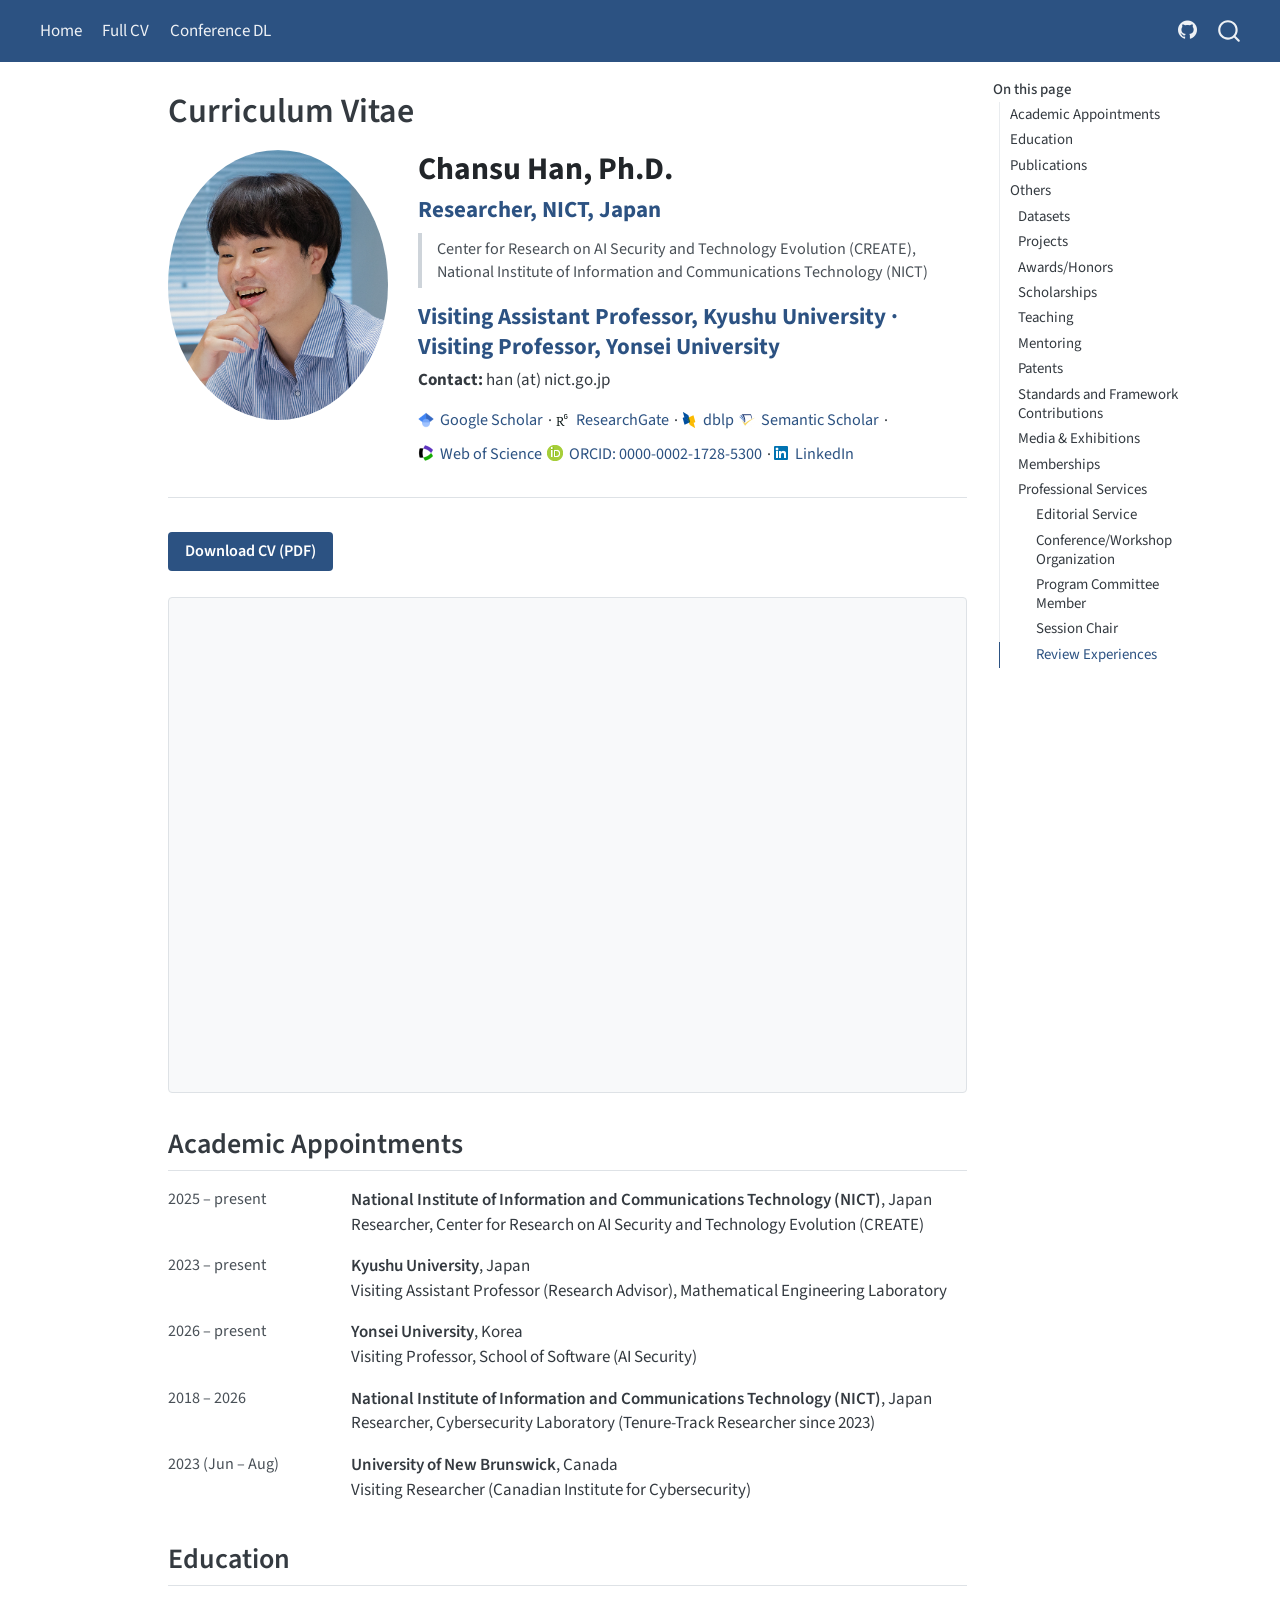
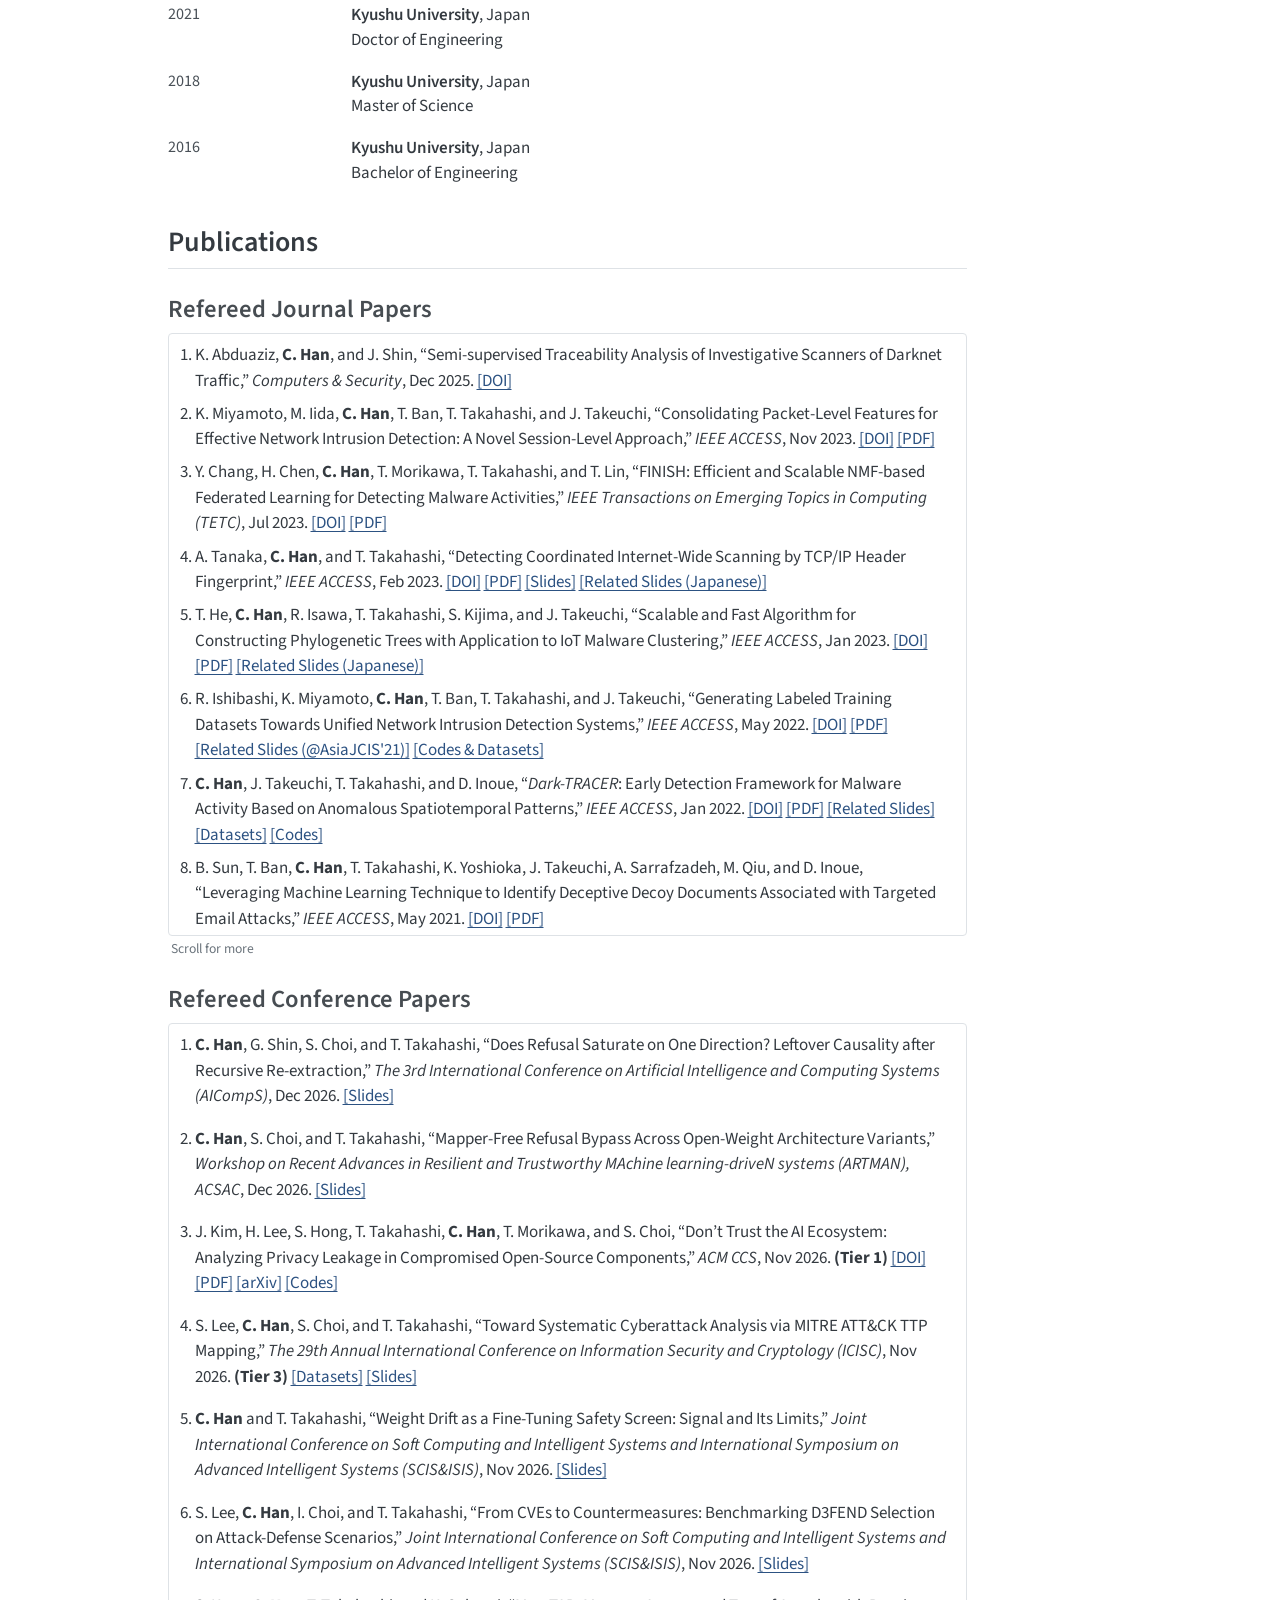
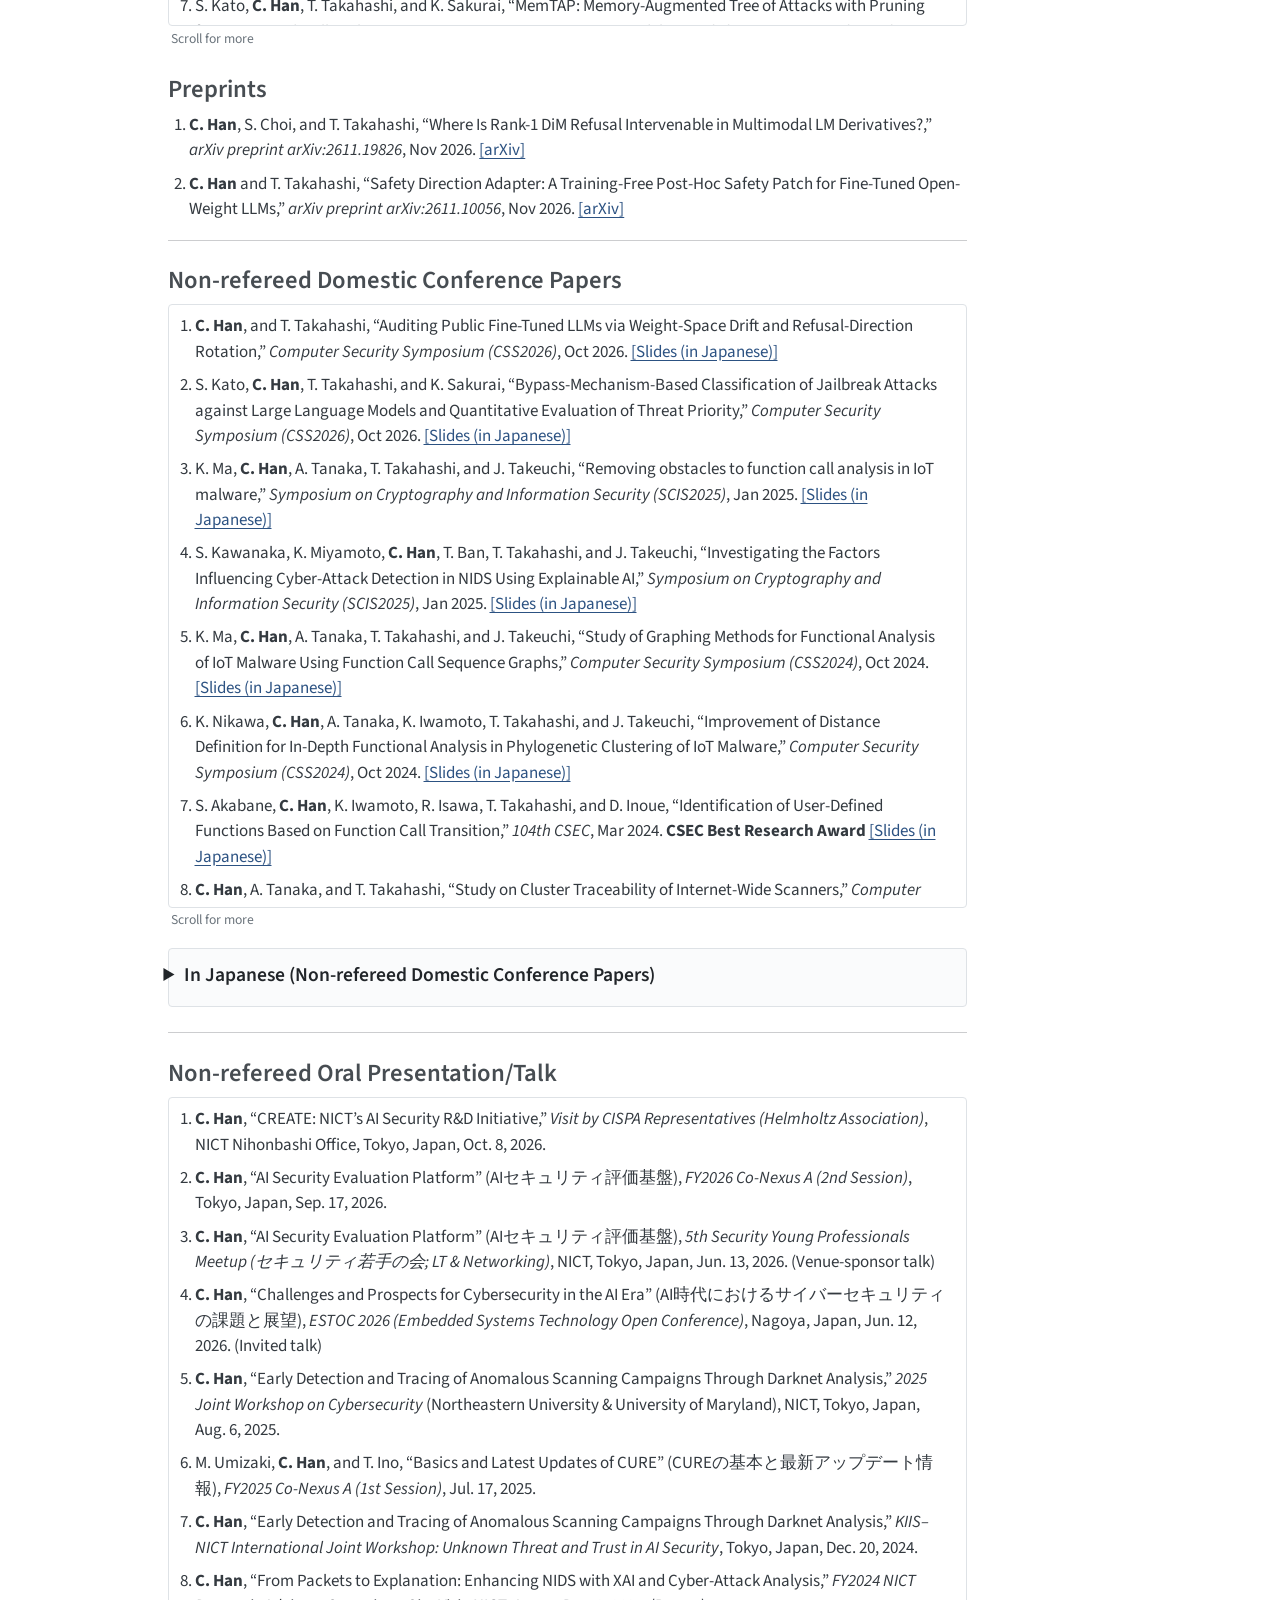
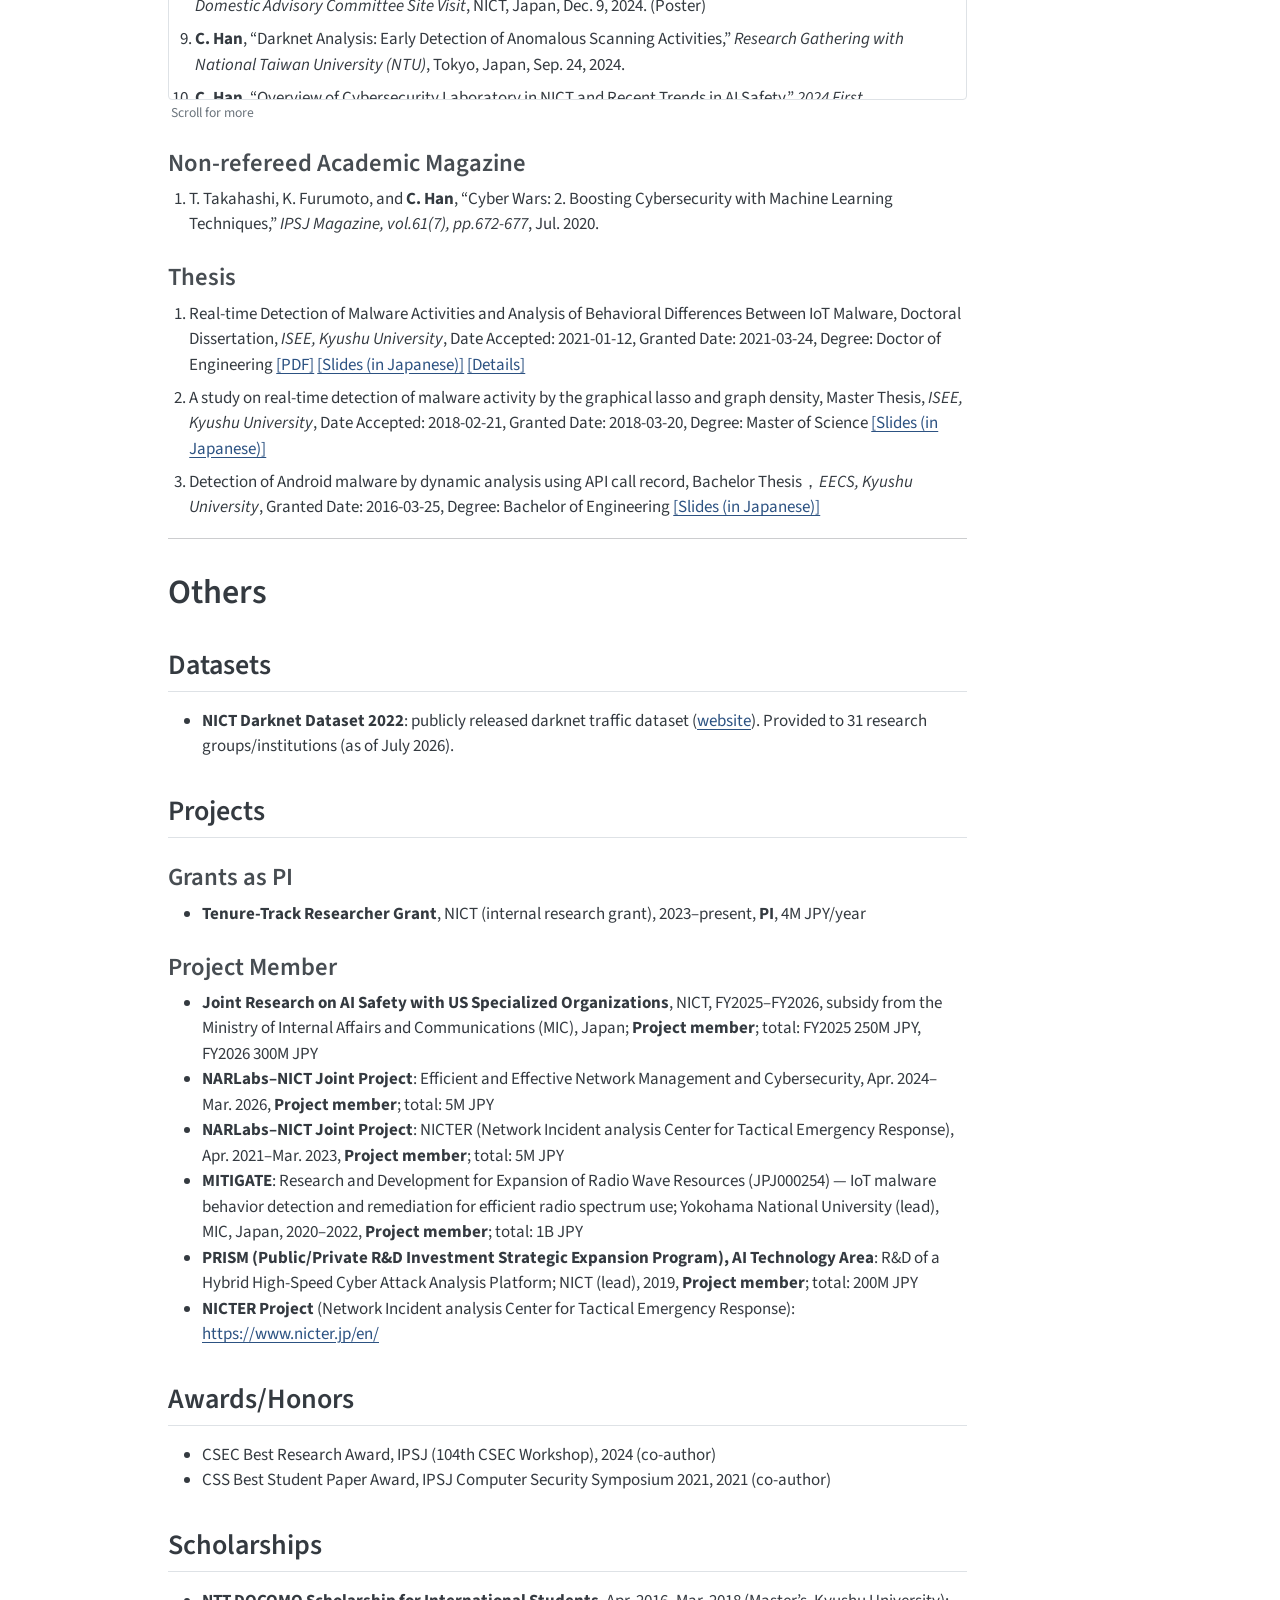
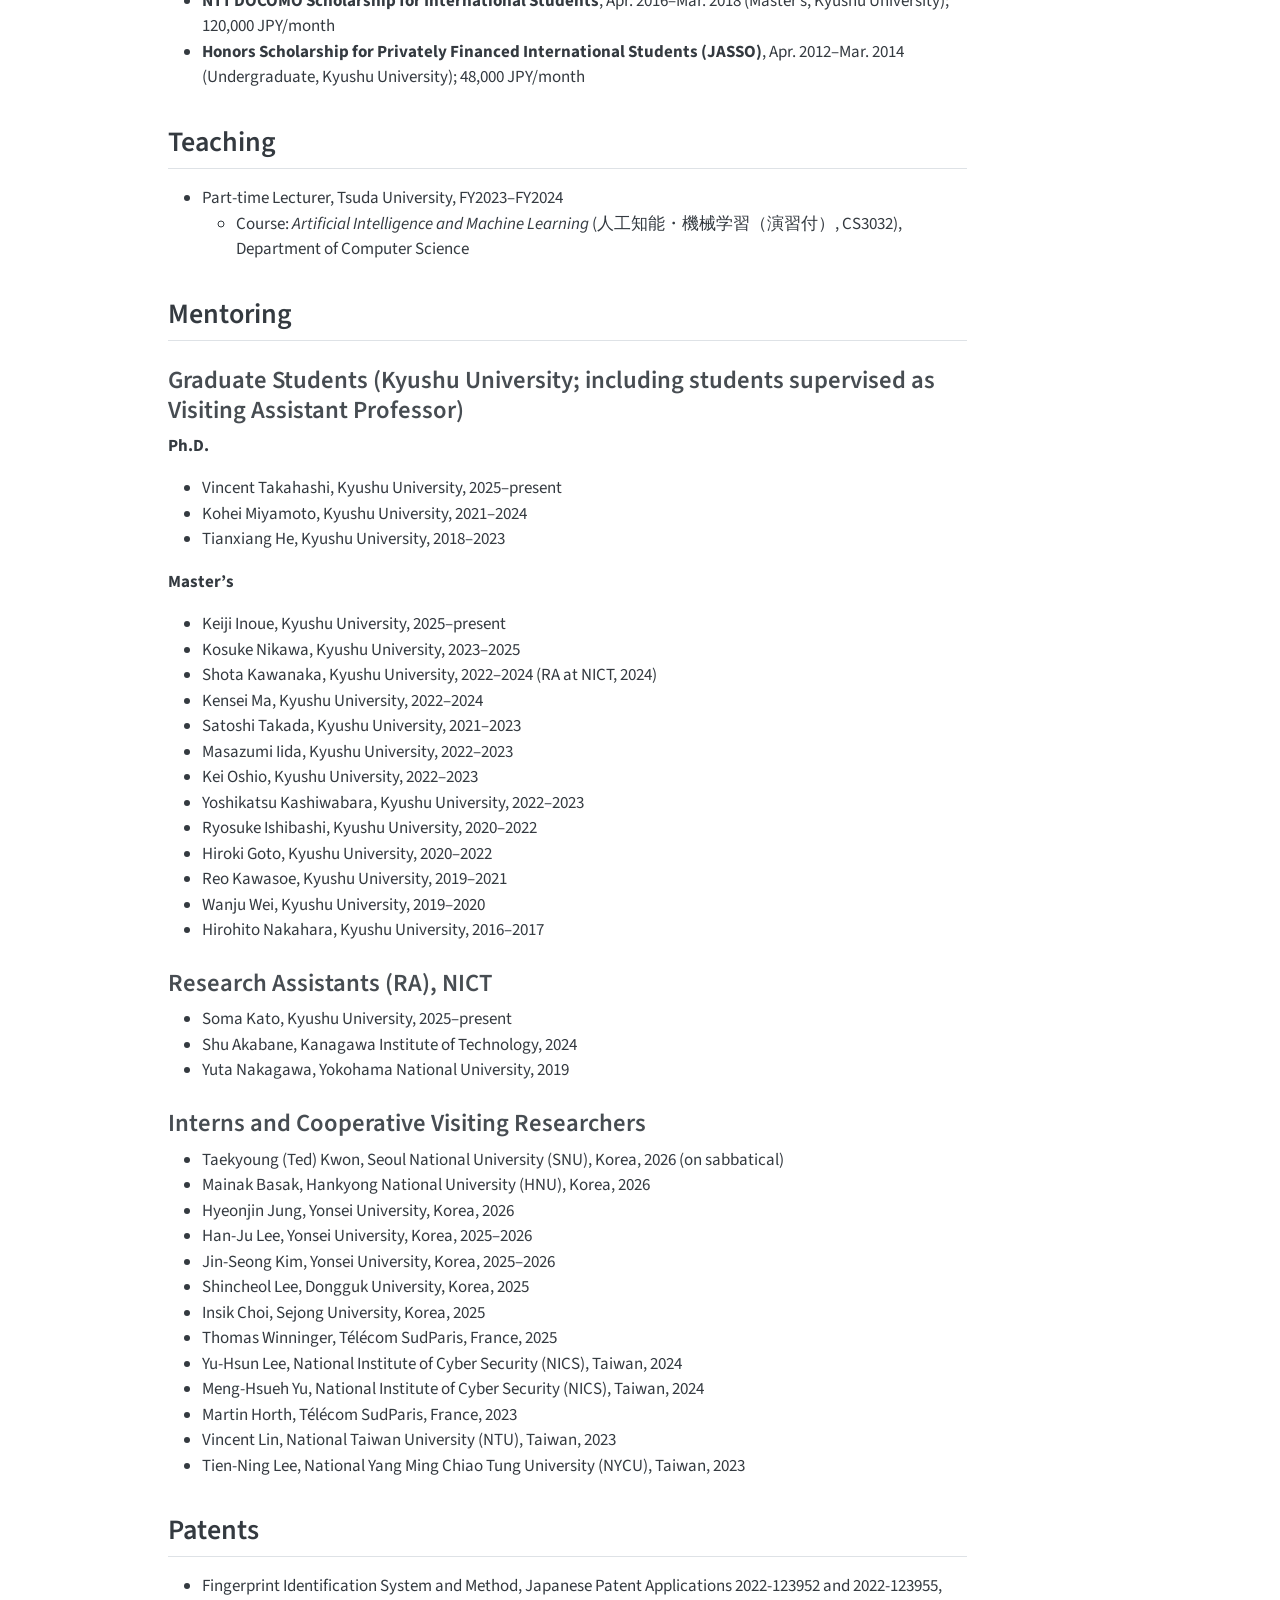
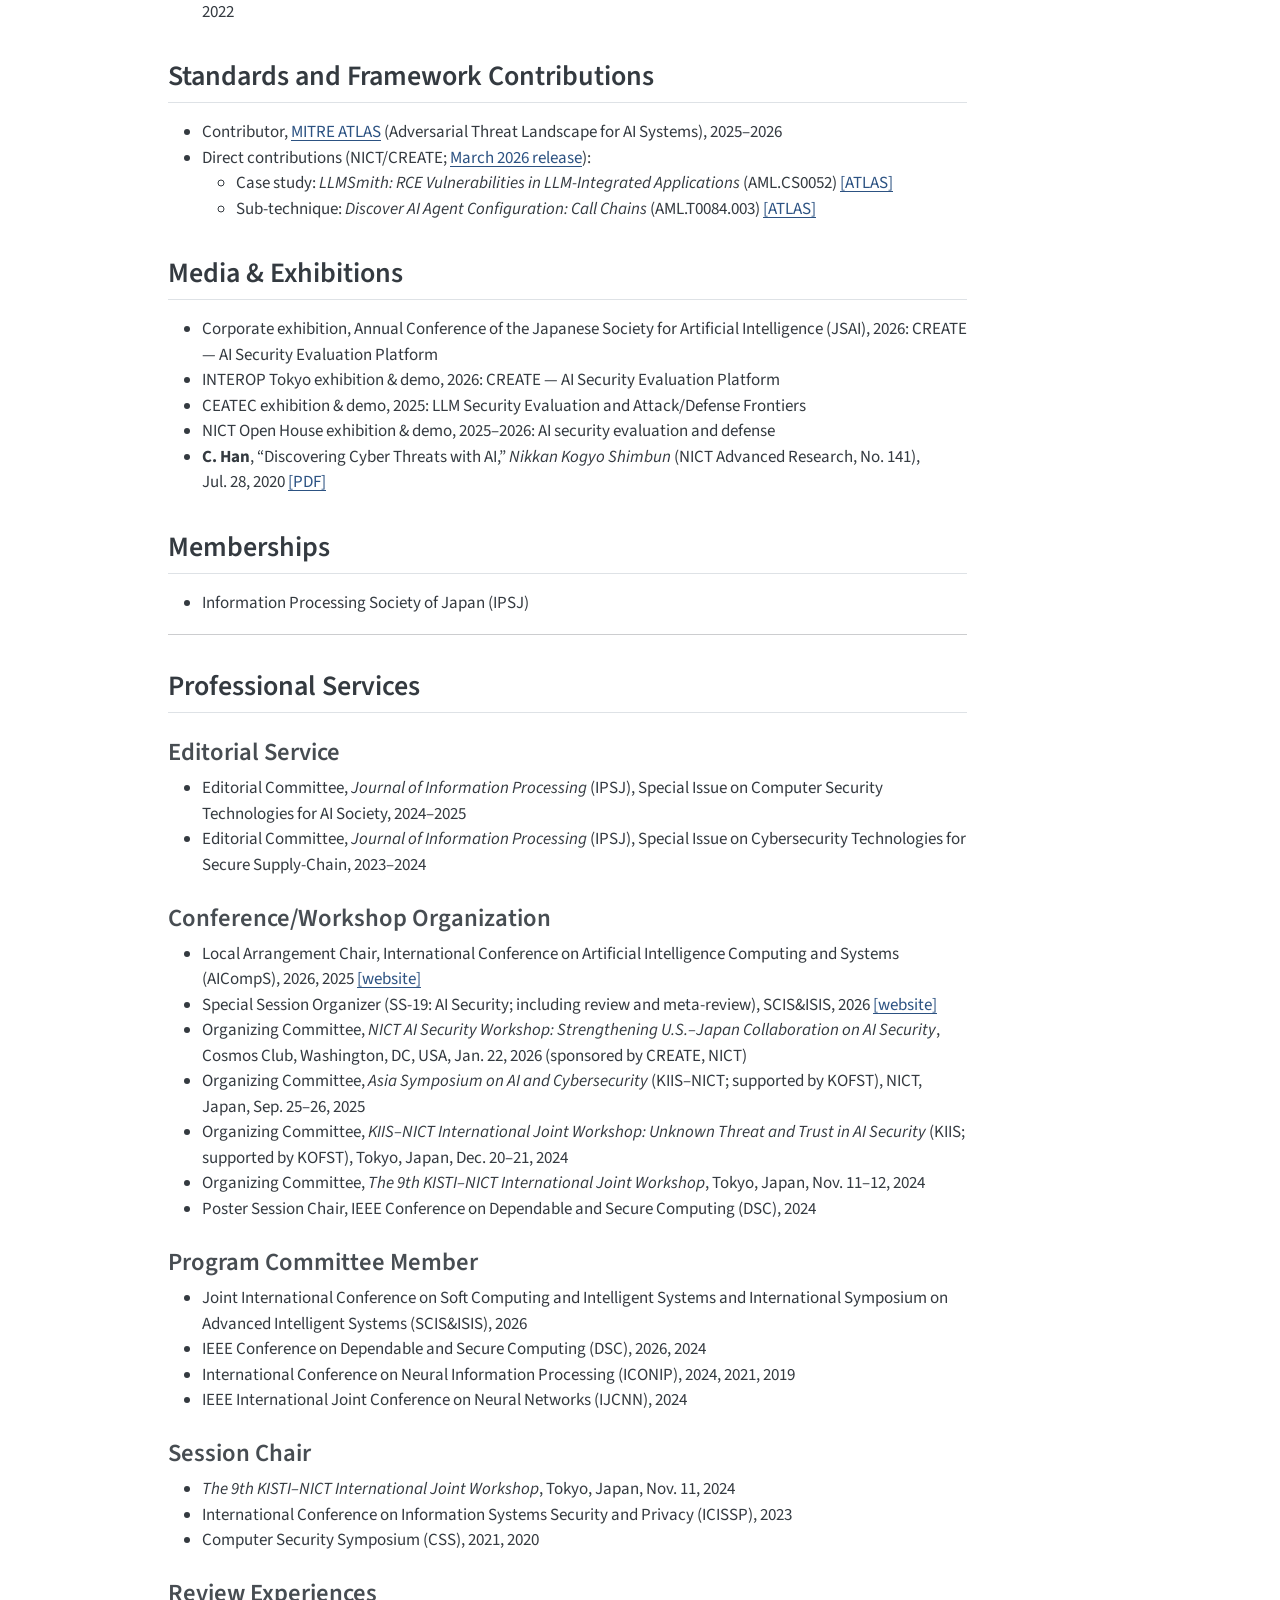
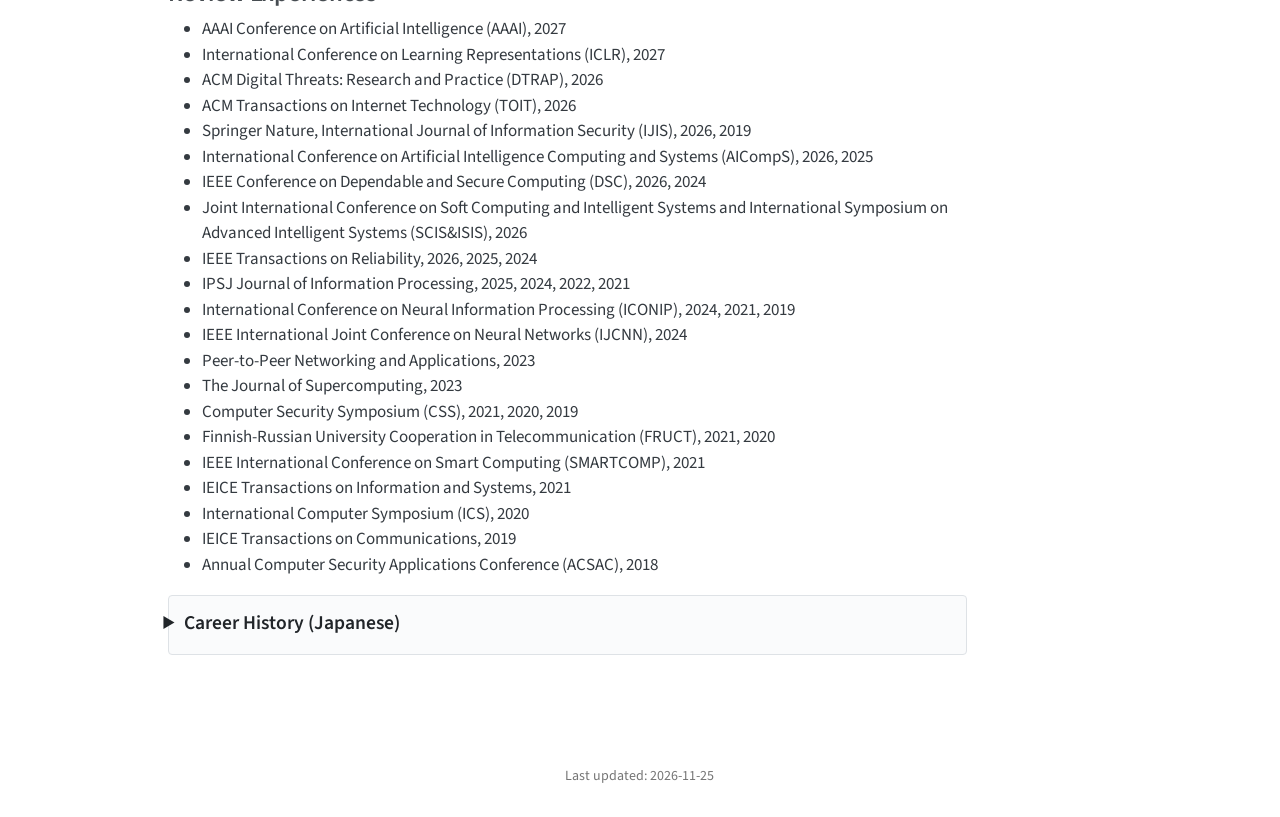
<file: docs/cv/index.html>
<!DOCTYPE html>
<html xmlns="http://www.w3.org/1999/xhtml" lang="en" xml:lang="en"><head>

<meta charset="utf-8">
<meta name="generator" content="quarto-1.9.38">

<meta name="viewport" content="width=device-width, initial-scale=1.0, user-scalable=yes">


<title>Curriculum Vitae –</title>
<style>
/* Default styles provided by pandoc.
** See https://pandoc.org/MANUAL.html#variables-for-html for config info.
*/
code{white-space: pre-wrap;}
span.smallcaps{font-variant: small-caps;}
div.columns{display: flex; gap: min(4vw, 1.5em);}
div.column{flex: auto; overflow-x: auto;}
div.hanging-indent{margin-left: 1.5em; text-indent: -1.5em;}
ul.task-list{list-style: none;}
ul.task-list li input[type="checkbox"] {
  width: 0.8em;
  margin: 0 0.8em 0.2em -1em; /* quarto-specific, see https://github.com/quarto-dev/quarto-cli/issues/4556 */ 
  vertical-align: middle;
}
</style>


<script src="../site_libs/quarto-nav/quarto-nav.js"></script>
<script src="../site_libs/quarto-nav/headroom.min.js"></script>
<script src="../site_libs/clipboard/clipboard.min.js"></script>
<script src="../site_libs/quarto-search/autocomplete.umd.js"></script>
<script src="../site_libs/quarto-search/fuse.min.js"></script>
<script src="../site_libs/quarto-search/quarto-search.js"></script>
<meta name="quarto:offset" content="../">
<link href="../cv/assets/favicon.svg" rel="icon" type="image/svg+xml">
<script src="../site_libs/quarto-html/quarto.js" type="module"></script>
<script src="../site_libs/quarto-html/tabsets/tabsets.js" type="module"></script>
<script src="../site_libs/quarto-html/popper.min.js"></script>
<script src="../site_libs/quarto-html/tippy.umd.min.js"></script>
<script src="../site_libs/quarto-html/anchor.min.js"></script>
<link href="../site_libs/quarto-html/tippy.css" rel="stylesheet">
<link href="../site_libs/quarto-html/quarto-syntax-highlighting-15634bcf2e68342d4ad2dfa704d543f6.css" rel="stylesheet" id="quarto-text-highlighting-styles">
<script src="../site_libs/bootstrap/bootstrap.min.js"></script>
<link href="../site_libs/bootstrap/bootstrap-icons.css" rel="stylesheet">
<link href="../site_libs/bootstrap/bootstrap-46273fd7ce56096d1d2d80dea6a4ead7.min.css" rel="stylesheet" append-hash="true" id="quarto-bootstrap" data-mode="light">
<script id="quarto-search-options" type="application/json">{
  "location": "navbar",
  "copy-button": false,
  "collapse-after": 3,
  "panel-placement": "end",
  "type": "overlay",
  "limit": 50,
  "keyboard-shortcut": [
    "f",
    "/",
    "s"
  ],
  "show-item-context": false,
  "language": {
    "search-no-results-text": "No results",
    "search-matching-documents-text": "matching documents",
    "search-copy-link-title": "Copy link to search",
    "search-hide-matches-text": "Hide additional matches",
    "search-more-match-text": "more match in this document",
    "search-more-matches-text": "more matches in this document",
    "search-clear-button-title": "Clear",
    "search-text-placeholder": "",
    "search-detached-cancel-button-title": "Cancel",
    "search-submit-button-title": "Submit",
    "search-label": "Search"
  }
}</script>
<style>html{ scroll-behavior: smooth; }</style>


</head>

<body class="nav-fixed quarto-light">

<div id="quarto-search-results"></div>
  <header id="quarto-header" class="headroom fixed-top">
    <nav class="navbar navbar-expand-lg " data-bs-theme="dark">
      <div class="navbar-container container-fluid">
            <div id="quarto-search" class="" title="Search"></div>
          <button class="navbar-toggler" type="button" data-bs-toggle="collapse" data-bs-target="#navbarCollapse" aria-controls="navbarCollapse" role="menu" aria-expanded="false" aria-label="Toggle navigation" onclick="if (window.quartoToggleHeadroom) { window.quartoToggleHeadroom(); }">
  <span class="navbar-toggler-icon"></span>
</button>
          <div class="collapse navbar-collapse" id="navbarCollapse">
            <ul class="navbar-nav navbar-nav-scroll me-auto">
  <li class="nav-item">
    <a class="nav-link" href="../index.html"> 
<span class="menu-text">Home</span></a>
  </li>  
  <li class="nav-item">
    <a class="nav-link active" href="../cv/index.html" aria-current="page"> 
<span class="menu-text">Full CV</span></a>
  </li>  
  <li class="nav-item">
    <a class="nav-link" href="../conferences/index.html"> 
<span class="menu-text">Conference DL</span></a>
  </li>  
</ul>
            <ul class="navbar-nav navbar-nav-scroll ms-auto">
  <li class="nav-item compact">
    <a class="nav-link" href="https://github.com/Gotchance"> <i class="bi bi-github" role="img" aria-label="GitHub">
</i> 
<span class="menu-text"></span></a>
  </li>  
</ul>
          </div> <!-- /navcollapse -->
            <div class="quarto-navbar-tools">
</div>
      </div> <!-- /container-fluid -->
    </nav>
</header>
<!-- content -->
<div id="quarto-content" class="quarto-container page-columns page-rows-contents page-layout-article page-navbar">
<!-- sidebar -->
<!-- margin-sidebar -->
    <div id="quarto-margin-sidebar" class="sidebar margin-sidebar">
        <nav id="TOC" role="doc-toc" class="toc-active">
    <h2 id="toc-title">On this page</h2>
   
  <ul>
  <li><a href="#academic-appointments" id="toc-academic-appointments" class="nav-link active" data-scroll-target="#academic-appointments">Academic Appointments</a></li>
  <li><a href="#education" id="toc-education" class="nav-link" data-scroll-target="#education">Education</a></li>
  <li><a href="#publications" id="toc-publications" class="nav-link" data-scroll-target="#publications">Publications</a>
  <ul class="collapse">
  <li><a href="#refereed-journal-papers" id="toc-refereed-journal-papers" class="nav-link" data-scroll-target="#refereed-journal-papers">Refereed Journal Papers</a></li>
  <li><a href="#refereed-conference-papers" id="toc-refereed-conference-papers" class="nav-link" data-scroll-target="#refereed-conference-papers">Refereed Conference Papers</a></li>
  <li><a href="#preprints" id="toc-preprints" class="nav-link" data-scroll-target="#preprints">Preprints</a></li>
  <li><a href="#non-refereed-domestic-conference-papers" id="toc-non-refereed-domestic-conference-papers" class="nav-link" data-scroll-target="#non-refereed-domestic-conference-papers">Non-refereed Domestic Conference Papers</a></li>
  <li><a href="#non-refereed-oral-presentationtalk" id="toc-non-refereed-oral-presentationtalk" class="nav-link" data-scroll-target="#non-refereed-oral-presentationtalk">Non-refereed Oral Presentation/Talk</a></li>
  <li><a href="#non-refereed-academic-magazine" id="toc-non-refereed-academic-magazine" class="nav-link" data-scroll-target="#non-refereed-academic-magazine">Non-refereed Academic Magazine</a></li>
  <li><a href="#thesis" id="toc-thesis" class="nav-link" data-scroll-target="#thesis">Thesis</a></li>
  </ul></li>
  <li><a href="#others" id="toc-others" class="nav-link" data-scroll-target="#others">Others</a>
  <ul class="collapse">
  <li><a href="#datasets" id="toc-datasets" class="nav-link" data-scroll-target="#datasets">Datasets</a></li>
  <li><a href="#projects" id="toc-projects" class="nav-link" data-scroll-target="#projects">Projects</a>
  <ul class="collapse">
  <li><a href="#grants-as-pi" id="toc-grants-as-pi" class="nav-link" data-scroll-target="#grants-as-pi">Grants as PI</a></li>
  <li><a href="#project-member" id="toc-project-member" class="nav-link" data-scroll-target="#project-member">Project Member</a></li>
  </ul></li>
  <li><a href="#awardshonors" id="toc-awardshonors" class="nav-link" data-scroll-target="#awardshonors">Awards/Honors</a></li>
  <li><a href="#scholarships" id="toc-scholarships" class="nav-link" data-scroll-target="#scholarships">Scholarships</a></li>
  <li><a href="#teaching" id="toc-teaching" class="nav-link" data-scroll-target="#teaching">Teaching</a></li>
  <li><a href="#mentoring" id="toc-mentoring" class="nav-link" data-scroll-target="#mentoring">Mentoring</a>
  <ul class="collapse">
  <li><a href="#graduate-students-kyushu-university-including-students-supervised-as-visiting-assistant-professor" id="toc-graduate-students-kyushu-university-including-students-supervised-as-visiting-assistant-professor" class="nav-link" data-scroll-target="#graduate-students-kyushu-university-including-students-supervised-as-visiting-assistant-professor">Graduate Students (Kyushu University; including students supervised as Visiting Assistant Professor)</a></li>
  <li><a href="#research-assistants-ra-nict" id="toc-research-assistants-ra-nict" class="nav-link" data-scroll-target="#research-assistants-ra-nict">Research Assistants (RA), NICT</a></li>
  <li><a href="#interns-and-cooperative-visiting-researchers" id="toc-interns-and-cooperative-visiting-researchers" class="nav-link" data-scroll-target="#interns-and-cooperative-visiting-researchers">Interns and Cooperative Visiting Researchers</a></li>
  </ul></li>
  <li><a href="#patents" id="toc-patents" class="nav-link" data-scroll-target="#patents">Patents</a></li>
  <li><a href="#standards-and-framework-contributions" id="toc-standards-and-framework-contributions" class="nav-link" data-scroll-target="#standards-and-framework-contributions">Standards and Framework Contributions</a></li>
  <li><a href="#media-exhibitions" id="toc-media-exhibitions" class="nav-link" data-scroll-target="#media-exhibitions">Media &amp; Exhibitions</a></li>
  <li><a href="#memberships" id="toc-memberships" class="nav-link" data-scroll-target="#memberships">Memberships</a></li>
  <li><a href="#professional-services" id="toc-professional-services" class="nav-link" data-scroll-target="#professional-services">Professional Services</a>
  <ul class="collapse">
  <li><a href="#editorial-service" id="toc-editorial-service" class="nav-link" data-scroll-target="#editorial-service">Editorial Service</a></li>
  <li><a href="#conferenceworkshop-organization" id="toc-conferenceworkshop-organization" class="nav-link" data-scroll-target="#conferenceworkshop-organization">Conference/Workshop Organization</a></li>
  <li><a href="#program-committee-member" id="toc-program-committee-member" class="nav-link" data-scroll-target="#program-committee-member">Program Committee Member</a></li>
  <li><a href="#session-chair" id="toc-session-chair" class="nav-link" data-scroll-target="#session-chair">Session Chair</a></li>
  <li><a href="#review-experiences" id="toc-review-experiences" class="nav-link" data-scroll-target="#review-experiences">Review Experiences</a></li>
  </ul></li>
  </ul></li>
  </ul>
</nav>
    </div>
<!-- main -->
<main class="content" id="quarto-document-content">

<header id="title-block-header" class="quarto-title-block default">
<div class="quarto-title">
<h1 class="title">Curriculum Vitae</h1>
</div>



<div class="quarto-title-meta">

    
  
    
  </div>
  


</header>


<div class="cv-header">
<p><img src="../cv/assets/profile.jpg" class="profile-photo img-fluid"></p>
<div class="cv-header-text">
<div class="cv-name">
<p>Chansu Han, Ph.D.</p>
</div>
<div class="cv-role">
<p>Researcher, NICT, Japan</p>
</div>
<div class="cv-affiliation">
<p>Center for Research on AI Security and Technology Evolution (CREATE), National Institute of Information and Communications Technology (NICT)</p>
</div>
<div class="cv-role-sub">
<p>Visiting Assistant Professor, Kyushu University · Visiting Professor, Yonsei University</p>
</div>
<div class="cv-contact">
<p><strong>Contact:</strong> han (at) nict.go.jp</p>
</div>
<div class="cv-links">
<p><a href="https://scholar.google.com/citations?user=ZvvIWZ4AAAAJ&amp;hl=en"><img src="../cv/assets/icons/scholar.png" class="link-icon img-fluid" alt="Google Scholar"> Google Scholar</a> · <a href="https://www.researchgate.net/profile/Chansu-Han-2"><img src="../cv/assets/icons/researchgate.png" class="link-icon img-fluid" alt="ResearchGate"> ResearchGate</a> · <a href="https://dblp.org/pid/186/6829.html"><img src="../cv/assets/icons/dblp.png" class="link-icon img-fluid" alt="dblp"> dblp</a></p>
<p><a href="https://www.semanticscholar.org/author/Chansu-Han/3467047"><img src="../cv/assets/icons/semanticscholar.png" class="link-icon img-fluid" alt="Semantic Scholar"> Semantic Scholar</a> · <a href="https://www.webofscience.com/wos/author/record/K-3263-2019"><img src="../cv/assets/icons/wos.png" class="link-icon img-fluid" alt="Web of Science"> Web of Science</a></p>
<p><a href="https://orcid.org/0000-0002-1728-5300"><img src="../cv/assets/icons/orcid.png" class="link-icon img-fluid" alt="ORCID"> ORCID: 0000-0002-1728-5300</a> · <a href="https://www.linkedin.com/in/chansu-han-aa0857193/"><img src="../cv/assets/icons/linkedin.png" class="link-icon img-fluid" alt="LinkedIn"> LinkedIn</a></p>
</div>
</div>
</div>
<div class="cv-download">
<p><a href="Chansu_Han_CV.pdf" class="btn-pdf" target="_blank">Download CV (PDF)</a></p>
</div>
<div class="cv-pdf-embed">
<iframe src="Chansu_Han_CV.pdf#view=FitH&amp;navpanes=0" title="Curriculum Vitae PDF"></iframe>
</div>
<section id="academic-appointments" class="level2">
<h2 class="anchored" data-anchor-id="academic-appointments">Academic Appointments</h2>
<div class="cv-vita">
<dl>
<dt>2025 – present</dt>
<dd>
<strong>National Institute of Information and Communications Technology (NICT)</strong>, Japan<br>
Researcher, Center for Research on AI Security and Technology Evolution (CREATE)
</dd>
<dt>2023 – present</dt>
<dd>
<strong>Kyushu University</strong>, Japan<br>
Visiting Assistant Professor (Research Advisor), Mathematical Engineering Laboratory
</dd>
<dt>2026 – present</dt>
<dd>
<strong>Yonsei University</strong>, Korea<br>
Visiting Professor, School of Software (AI Security)
</dd>
<dt>2018 – 2026</dt>
<dd>
<strong>National Institute of Information and Communications Technology (NICT)</strong>, Japan<br>
Researcher, Cybersecurity Laboratory (Tenure-Track Researcher since 2023)
</dd>
<dt>2023 (Jun – Aug)</dt>
<dd>
<strong>University of New Brunswick</strong>, Canada<br>
Visiting Researcher (Canadian Institute for Cybersecurity)
</dd>
</dl>
</div>
</section>
<section id="education" class="level2">
<h2 class="anchored" data-anchor-id="education">Education</h2>
<div class="cv-vita">
<dl>
<dt>2021</dt>
<dd>
<strong>Kyushu University</strong>, Japan<br>
Doctor of Engineering
</dd>
<dt>2018</dt>
<dd>
<strong>Kyushu University</strong>, Japan<br>
Master of Science
</dd>
<dt>2016</dt>
<dd>
<strong>Kyushu University</strong>, Japan<br>
Bachelor of Engineering
</dd>
</dl>
</div>
<!-- Shared CV body (web + PDF). Vita: _content-vita.qmd. PDF-only early: _content-early.qmd. -->
</section>
<section id="publications" class="level2">
<h2 class="anchored" data-anchor-id="publications">Publications</h2>
<section id="refereed-journal-papers" class="level3">
<h3 class="anchored" data-anchor-id="refereed-journal-papers">Refereed Journal Papers</h3>
<!--
1. **[Under Submission]** J. Kim, H. Lee, **C. Han**, T. Takahashi, and S. Choi, ''Isolating the Signal from Noise: Model Inversion Attacks against PEFT-Based Text Classifiers,'' *IEEE ACCESS*, 2026.
1. **[Under Review]** A. Karimov, K. Abduaziz, **C. Han**, S. Lee, and J. Shin, ''Inter-Arrival Timing for Behavior-Based Traceability of Darknet Scanners,'' *ACM Transactions on Internet Technology (TOIT)*, 2026.
1. **[Under Review]** M. Basak, **C. Han**, T. Takahashi, and G. Shin, ''KARL: Knowledge-Aligned Reinforcement Learning with Cyber-Threat Graph Reasoning for Robust Zero-Day Defense,'' *Engineering Applications of Artificial Intelligence (EAAI)*, 2026.
1. **[Under Revision]** B. Lin, Y. Chang, C. Chan, H. Chen, T. Morikawa, **C. Han**, H. C. Tanuwidjaja, T. Takahashi, W. Liao, and T. Lin, ''Can You Spot My Malicious Network Activity? NIDS Evasion through Flow Camouflage Attack,'' *IEEE Transactions on Dependable and Secure Computing (TDSC)*, 2026.
1. **[Rejected]** M. Basak, **C. Han**, T. Takahashi, and G. Shin, ''A Bilateral Network Security Framework for Federated Threat Intelligence: A Comprehensive Study of Secure Information Sharing and Standard Intelligence Exchange,'' *ACM Computing Surveys*, 2026.
-->
<ol type="1">
<li>K. Abduaziz, <strong>C. Han</strong>, and J. Shin, “Semi-supervised Traceability Analysis of Investigative Scanners of Darknet Traffic,” <em>Computers &amp; Security</em>, Dec 2025. <a href="https://doi.org/10.1016/j.cose.2025.104681">[DOI]</a></li>
<li>K. Miyamoto, M. Iida, <strong>C. Han</strong>, T. Ban, T. Takahashi, and J. Takeuchi, “Consolidating Packet-Level Features for Effective Network Intrusion Detection: A Novel Session-Level Approach,” <em>IEEE ACCESS</em>, Nov 2023. <a href="https://doi.org/10.1109/ACCESS.2023.3335600">[DOI]</a> <a href="https://ieeexplore.ieee.org/stamp/stamp.jsp?tp=&amp;arnumber=10325518">[PDF]</a></li>
<li>Y. Chang, H. Chen, <strong>C. Han</strong>, T. Morikawa, T. Takahashi, and T. Lin, “FINISH: Efficient and Scalable NMF-based Federated Learning for Detecting Malware Activities,” <em>IEEE Transactions on Emerging Topics in Computing (TETC)</em>, Jul 2023. <a href="https://doi.org/10.1109/TETC.2023.3292924">[DOI]</a> <a href="https://ieeexplore.ieee.org/stamp/stamp.jsp?tp=&amp;arnumber=10179267">[PDF]</a></li>
<li>A. Tanaka, <strong>C. Han</strong>, and T. Takahashi, “Detecting Coordinated Internet-Wide Scanning by TCP/IP Header Fingerprint,” <em>IEEE ACCESS</em>, Feb 2023. <a href="https://doi.org/10.1109/ACCESS.2023.3249474">[DOI]</a> <a href="https://ieeexplore.ieee.org/stamp/stamp.jsp?tp=&amp;arnumber=10054012">[PDF]</a> <a href="https://drive.google.com/file/d/17RIq3J7ZxuwiQUxk6Hlyl8FGR7_4ZMde/view?usp=sharing">[Slides]</a> <a href="https://drive.google.com/file/d/1sM0jIU7vBlNwvE-8LDP5-9nYEdorddck/view?usp=sharing">[Related Slides (Japanese)]</a></li>
<li>T. He, <strong>C. Han</strong>, R. Isawa, T. Takahashi, S. Kijima, and J. Takeuchi, “Scalable and Fast Algorithm for Constructing Phylogenetic Trees with Application to IoT Malware Clustering,” <em>IEEE ACCESS</em>, Jan 2023. <a href="https://doi.org/10.1109/ACCESS.2023.3238711">[DOI]</a> <a href="https://ieeexplore.ieee.org/stamp/stamp.jsp?tp=&amp;arnumber=10024280">[PDF]</a> <a href="https://drive.google.com/file/d/1pgPkml6uFMmQG3IdFpt0INAr_9kBubm2/view?usp=sharing">[Related Slides (Japanese)]</a></li>
<li>R. Ishibashi, K. Miyamoto, <strong>C. Han</strong>, T. Ban, T. Takahashi, and J. Takeuchi, “Generating Labeled Training Datasets Towards Unified Network Intrusion Detection Systems,” <em>IEEE ACCESS</em>, May 2022. <a href="https://doi.org/10.1109/ACCESS.2022.3176098">[DOI]</a> <a href="https://ieeexplore.ieee.org/stamp/stamp.jsp?tp=&amp;arnumber=9777676">[PDF]</a> <a href="https://drive.google.com/file/d/1WSmsCvpRJ2spJIaBS2sIWdYf6bAt5_wp/view?usp=sharing"><span class="citation" data-cites="AsiaJCIS">[Related Slides (@AsiaJCIS'21)]</span></a> <a href="https://github.com/suuri-kyudai/Generating-Dataset-for-NIDS">[Codes &amp; Datasets]</a></li>
<li><strong>C. Han</strong>, J. Takeuchi, T. Takahashi, and D. Inoue, “<em>Dark-TRACER</em>: Early Detection Framework for Malware Activity Based on Anomalous Spatiotemporal Patterns,” <em>IEEE ACCESS</em>, Jan 2022. <a href="https://doi.org/10.1109/ACCESS.2022.3145966">[DOI]</a> <a href="https://ieeexplore.ieee.org/stamp/stamp.jsp?tp=&amp;arnumber=9690867">[PDF]</a> <a href="https://drive.google.com/file/d/1IlOar4ARu-olK4k-b5g6WWC4Id2abfnB/view?usp=sharing">[Related Slides]</a> <a href="https://csdataset.nict.go.jp/darknet-2022/">[Datasets]</a> <a href="https://github.com/Gotchance/Dark-TRACER">[Codes]</a></li>
<li>B. Sun, T. Ban, <strong>C. Han</strong>, T. Takahashi, K. Yoshioka, J. Takeuchi, A. Sarrafzadeh, M. Qiu, and D. Inoue, “Leveraging Machine Learning Technique to Identify Deceptive Decoy Documents Associated with Targeted Email Attacks,” <em>IEEE ACCESS</em>, May 2021. <a href="https://doi.org/10.1109/ACCESS.2021.3082000">[DOI]</a> <a href="https://ieeexplore.ieee.org/stamp/stamp.jsp?tp=&amp;arnumber=9435284">[PDF]</a></li>
<li><strong>C. Han</strong>, J. Shimamura, T. Takahashi, D. Inoue, J. Takeuchi, and K. Nakao, “Real-time Detection of Global Cyberthreat Based on Darknet by Estimating Anomalous Synchronization Using Graphical Lasso,” <em>IEICE Transactions on Information and Systems, Vol.E103-D, No.10</em>, pp.2113-2124, Oct 2020. <a href="https://doi.org/10.1587/transinf.2020EDP7076">[DOI]</a> <a href="https://www.jstage.jst.go.jp/article/transinf/E103.D/10/E103.D_2020EDP7076/_pdf">[PDF]</a> <a href="https://drive.google.com/file/d/1dIJjqipH49RewPDGlMT3LL-xODIclPqc/view?usp=sharing">[Related Slides]</a> <a href="https://csdataset.nict.go.jp/darknet-2022/">[Datasets]</a></li>
</ol>
</section>
<section id="refereed-conference-papers" class="level3">
<h3 class="anchored" data-anchor-id="refereed-conference-papers">Refereed Conference Papers</h3>
<!--
1. **[Rejected]** K. Ma, **C. Han**, and T. Takahashi, ''CyberTempt: Measuring Unsafe Path Choice by Agents on Benign Operational Tasks,'' *ACM/SIGAPP Symposium on Applied Computing (SAC)*, 2027. **(Tier 3)**
1. **[Rejected]** S. Lee, **C. Han**, and T. Takahashi, ''A General-Purpose Policy and Enforcement Layer for Secure Agent Tool Calls,'' *ACM/SIGAPP Symposium on Applied Computing (SAC)*, 2027. **(Tier 3)**
1. **C. Han**, S. Choi, and T. Takahashi, ''Where Does Intervenable Refusal Live in Multimodal LM Derivatives?,'' *ICLR*, 2027. **(Tier 1)**
1. K. Inoue, **C. Han**, Y. Takeishi, T. Takahashi, and J. Takeuchi, ''Extending Difference-in-Means Activation Steering with Reference Points and Covariance Structure,'' *AAAI*, Feb 2027 **(Tier 1)**
-->
<ol type="1">
<li><p><strong>C. Han</strong>, G. Shin, S. Choi, and T. Takahashi, “Does Refusal Saturate on One Direction? Leftover Causality after Recursive Re-extraction,” <em>The 3rd International Conference on Artificial Intelligence and Computing Systems (AICompS)</em>, Dec 2026. <a href="https://gotchance.github.io/slides/2026/AICompS2026_RefusalSaturate.pdf">[Slides]</a></p></li>
<li><p><strong>C. Han</strong>, S. Choi, and T. Takahashi, “Mapper-Free Refusal Bypass Across Open-Weight Architecture Variants,” <em>Workshop on Recent Advances in Resilient and Trustworthy MAchine learning-driveN systems (ARTMAN), ACSAC</em>, Dec 2026. <a href="https://gotchance.github.io/slides/2026/ARTMAN2026_MapperFree.pdf">[Slides]</a></p></li>
<li><p>J. Kim, H. Lee, S. Hong, T. Takahashi, <strong>C. Han</strong>, T. Morikawa, and S. Choi, “Don’t Trust the AI Ecosystem: Analyzing Privacy Leakage in Compromised Open-Source Components,” <em>ACM CCS</em>, Nov 2026. <strong>(Tier 1)</strong> <a href="https://doi.org/10.1145/3830454.3832679">[DOI]</a> <a href="https://dl.acm.org/doi/pdf/10.1145/3830454.3832679">[PDF]</a> <a href="https://arxiv.org/abs/2607.27886">[arXiv]</a> <a href="https://github.com/KimJinSeong-Git/GradLock.git">[Codes]</a></p></li>
<li><p>S. Lee, <strong>C. Han</strong>, S. Choi, and T. Takahashi, “Toward Systematic Cyberattack Analysis via MITRE ATT&amp;CK TTP Mapping,” <em>The 29th Annual International Conference on Information Security and Cryptology (ICISC)</em>, Nov 2026. <strong>(Tier 3)</strong> <a href="https://github.com/llm-agents-security/ttp-mapping">[Datasets]</a> <a href="https://gotchance.github.io/slides/2026/ICISC2026_TTP-Mapping.pdf">[Slides]</a></p></li>
<li><p><strong>C. Han</strong> and T. Takahashi, “Weight Drift as a Fine-Tuning Safety Screen: Signal and Its Limits,” <em>Joint International Conference on Soft Computing and Intelligent Systems and International Symposium on Advanced Intelligent Systems (SCIS&amp;ISIS)</em>, Nov 2026. <a href="https://gotchance.github.io/slides/2026/SCIS-ISIS2026_WeightDrift.pdf">[Slides]</a></p></li>
<li><p>S. Lee, <strong>C. Han</strong>, I. Choi, and T. Takahashi, “From CVEs to Countermeasures: Benchmarking D3FEND Selection on Attack-Defense Scenarios,” <em>Joint International Conference on Soft Computing and Intelligent Systems and International Symposium on Advanced Intelligent Systems (SCIS&amp;ISIS)</em>, Nov 2026. <a href="https://gotchance.github.io/slides/2026/SCIS-ISIS2026_D3FEND.pdf">[Slides]</a></p></li>
<li><p>S. Kato, <strong>C. Han</strong>, T. Takahashi, and K. Sakurai, “MemTAP: Memory-Augmented Tree of Attacks with Pruning for Automated Jailbreak Generation against Large Language Models,” <em>Workshop on Trustworthy and Secure AI for Cyber Defense, IEEE DSC</em>, Oct 2026. <a href="https://anonymous.4open.science/r/MemTAP-3375">[Codes]</a></p></li>
<li><p><strong>C. Han</strong> and T. Takahashi, “Does Refusal-Direction Drift on Safety Benchmarks Predict Fine-Tuning Safety Loss?,” <em>Workshop on Trustworthy and Secure AI for Cyber Defense, IEEE DSC</em>, Oct 2026. <a href="https://gotchance.github.io/slides/2026/DSC2026_RefusalDrift.pdf">[Slides]</a></p></li>
<li><p>H. Lee, J. Kim, <strong>C. Han</strong>, G. Bang, T. Takahashi, and S. Choi, “An Empirical Study on the Privacy Effects of Model Merging in Vision Language Models,” <em>International Conference on Ubiquitous and Future Networks (ICUFN)</em>, Jul 2026. <a href="https://doi.org/10.1109/ICUFN69619.2026.11628764">[DOI]</a> <a href="https://ieeexplore.ieee.org/stamp/stamp.jsp?tp=&amp;arnumber=11628764">[PDF]</a></p></li>
<li><p>K. Nikawa, <strong>C. Han</strong>, A. Tanaka, K. Iwamoto, T. Takahashi, and J. Takeuchi, “Improving Scalable Clustering for IoT Malware via Code Region Extraction,” <em>The 28th Annual International Conference on Information Security and Cryptology (ICISC)</em>, Nov 2025. <strong>(Tier 3)</strong> <a href="https://doi.org/10.1007/978-981-95-8034-7_5">[DOI]</a> <a href="https://link.springer.com/content/pdf/10.1007/978-981-95-8034-7_5">[PDF]</a> <a href="https://gotchance.github.io/slides/2025/ICISC2025_CodeRegion.pdf">[Slides]</a></p></li>
<li><p>S. Kato, <strong>C. Han</strong>, T. Takahashi, and K. Sakurai, “A Survey of Jailbreak Attacks and Defenses for Large Language Models,” <em>The International Conference on Artificial Intelligence Computing and Systems (AICompS)</em>, Nov 2025. <a href="https://gotchance.github.io/slides/2025/AICompS2025_JailbreakSurvey.pdf">[Slides]</a></p></li>
<li><p>Y. Lee, <strong>C. Han</strong>, M. Peng, and T. Takahashi, “LLM-Based Multi-Label Mapping of Snort Rules to ATT&amp;CK,” <em>IEEE Conference on Dependable and Secure Computing (DSC)</em>, Oct 2025. <a href="https://doi.org/10.1109/DSC65356.2025.11260863">[DOI]</a> <a href="https://ieeexplore.ieee.org/stamp/stamp.jsp?tp=&amp;arnumber=11260863">[PDF]</a> <a href="https://gotchance.github.io/slides/2025/DSC2025_SnortATTCK.pdf">[Slides]</a></p></li>
<li><p>S. Kawanaka, K. Miyamoto, <strong>C. Han</strong>, T. Ban, T. Takahashi, and J. Takeuchi, “Towards Explainable Machine Learning NIDS Reflecting Cyber-Attack Characteristics,” <em>Workshop on Recent Advances in Resilient and Trustworthy MAchine learning-driveN systems (ARTMAN)</em>, Oct 2025. <a href="https://doi.org/10.1145/3733821.3763023">[DOI]</a> <a href="https://dl.acm.org/doi/pdf/10.1145/3733821.3763023">[PDF]</a> <a href="https://github.com/suuri-kyudai/Explainable-NIDS-Reflecting-Cyber-Attack-Features">[Codes]</a> <a href="https://gotchance.github.io/slides/2025/ARTMAN2025_ExplainableNIDS.pdf">[Slides]</a></p></li>
<li><p>K. Ma, <strong>C. Han</strong>, A. Tanaka, T. Takahashi, and J. Takeuchi, “Towards Architecture-Independent Function Call Analysis for IoT Malware,” <em>Information Security Conference (ISC)</em>, Oct 2025. <strong>(Tier 3)</strong> <a href="https://doi.org/10.1007/978-3-032-08124-7_21">[DOI]</a> <a href="https://link.springer.com/content/pdf/10.1007/978-3-032-08124-7_21">[PDF]</a> <a href="https://gotchance.github.io/slides/2025/ISC2025_FunctionCall.pdf">[Slides]</a></p></li>
<li><p>K. Miyamoto, <strong>C. Han</strong>, T. Ban, T. Takahashi, and J. Takeuchi, “Intrusion Detection Simplified: A Feature-free Approach to Traffic Classification Using Transformers,” <em>Workshop on Recent Advances in Resilient and Trustworthy MAchine learning-driveN systems (ARTMAN)</em>, Dec 2024. <a href="https://doi.org/10.1109/ACSACW65225.2024.00011">[DOI]</a> <a href="https://www.researchgate.net/publication/389970359_Intrusion_Detection_Simplified_A_Feature-free_Approach_to_Traffic_Classification_Using_Transformers">[PDF]</a> <a href="https://drive.google.com/file/d/12UUJAAm3IaptqfdMFzANn0mBJNbbzuXp/view?usp=sharing">[Slides]</a></p></li>
<li><p><strong>C. Han</strong>, A. Tanaka, T. Takahashi, S. Dadkhah, A. Ghorbani, and T. Lin, “Traceability Measurement Analysis of Sustained Internet-Wide Scanners via Darknet,” <em>IEEE Conference on Dependable and Secure Computing (DSC)</em>, Nov 2024. <a href="https://doi.org/10.1109/DSC63325.2024.00015">[DOI]</a> <a href="https://www.researchgate.net/publication/386267696_Traceability_Measurement_Analysis_of_Sustained_Internet-Wide_Scanners_via_Darknet">[PDF]</a> <a href="https://drive.google.com/file/d/1WUWhQFSaON_GG-3VMm1H59b-wWucyDz1/view?usp=sharing">[Slides]</a></p></li>
<li><p>K. Nikawa, <strong>C. Han</strong>, A. Tanaka, K. Iwamoto, T. Takahashi, and J. Takeuchi, “Poster: Analyzing the Impact of User Code and Library Functions for Improving IoT Malware Clustering,” <em>IEEE Conference on Dependable and Secure Computing (DSC)</em>, Nov 2024. <a href="https://drive.google.com/file/d/18A6LgyDNLd29NpQJ9K3anLnjsWZJlRh-/view?usp=sharing">[Poster]</a></p></li>
<li><p>S. Kawanaka, K. Miyamoto, <strong>C. Han</strong>, T. Ban, T. Takahashi, and J. Takeuchi, “Poster: From Packets to Explanation: Enhancing NIDS with XAI and Cyber-Attack Analysis,” <em>IEEE Conference on Dependable and Secure Computing (DSC)</em>, Nov 2024. <a href="https://drive.google.com/file/d/1FHDhxnDv8iU5uSBD0VTIsZ6xLe6Rw6Z5/view?usp=sharing">[Poster]</a></p></li>
<li><p>S. Kawanaka, Y. Kashiwabara, K. Miyamoto, M. Iida, <strong>C. Han</strong>, T. Ban, T. Takahashi, and J. Takeuchi, “Packet-Level Intrusion Detection Using LSTM Focusing on Personal Information and Payloads,” <em>Asia Joint Conference on Information Security (AsiaJCIS)</em>, Aug 2023. <a href="https://doi.org/10.1109/AsiaJCIS60284.2023.00024">[DOI]</a> <a href="https://www.researchgate.net/publication/376978134_Packet-Level_Intrusion_Detection_Using_LSTM_Focusing_on_Personal_Information_and_Payloads">[PDF]</a> <a href="https://drive.google.com/file/d/1FaZuALLXTlxgpgg7WGFqOvi-zcSLzsqH/view?usp=sharing">[Slides]</a></p></li>
<li><p>K. Oshio, S. Takada, T. He, <strong>C. Han</strong>, A. Tanaka, T. Takahashi, and J. Takeuchi, “Towards Functional Analysis of IoT Malware Using Function Call Sequence Graphs and Clustering,” <em>IEEE Annual Computers, Software, and Applications Conference (COMPSAC)</em>, Jun 2023. <a href="https://doi.org/10.1109/COMPSAC57700.2023.00239">[DOI]</a> <a href="https://www.researchgate.net/publication/372864827_Towards_Functional_Analysis_of_IoT_Malware_Using_Function_Call_Sequence_Graphs_and_Clustering">[PDF]</a> <a href="https://drive.google.com/file/d/1PPvqpM4K3Nkc6a9phedLOrDDbfVmXOZ1/view?usp=sharing">[Slides]</a></p></li>
<li><p>T. He, <strong>C. Han</strong>, A. Tanaka, T. Takahashi, and J. Takeuchi, “Work in Progress: New Seed Set Selection Method of the Scalable Method for Constructing Phylogenetic Trees,” <em>ACM International Conference on Computing Frontiers (CF)</em>, May 2023. <a href="https://doi.org/10.1145/3587135.3592820">[DOI]</a> <a href="https://www.researchgate.net/publication/372930489_Work_in_Progress_New_Seed_Set_Selection_Method_of_the_Scalable_Method_for_Constructing_Phylogenetic_Trees">[PDF]</a> <a href="https://drive.google.com/file/d/1urhhi1yJp_02dPAa_-uPCLtwoSmJGZOy/view?usp=sharing">[Slides]</a></p></li>
<li><p>M. Iida, K. Miyamoto, S. Kawanaka, Y. Takeishi, <strong>C. Han</strong>, T. Ban, T. Takahashi, and J. Takeuchi, “Multimodal Feature Integration for High-Accuracy Network Intrusion Detection,” <em>International Conference on Computer Applications and Information Security (ICCAIS)</em>, Mar 2023. <a href="https://drive.google.com/file/d/1Q1qWoZjeAneXLTJomlhnYw-Wam6RRNzf/view?usp=sharing">[Slides]</a></p></li>
<li><p><strong>C. Han</strong>, A. Tanaka, J. Takeuchi, T. Takahashi, T. Morikawa, and T. Lin, “Towards Long-Term Continuous Tracing of Internet-Wide Scanning Campaigns Based on Darknet Analysis,” <em>International Conference on Information Systems Security and Privacy (ICISSP)</em>, Feb 2023. <a href="https://doi.org/10.5220/0011769300003405">[DOI]</a> <a href="https://www.researchgate.net/publication/369018254_Towards_Long-Term_Continuous_Tracing_of_Internet-Wide_Scanning_Campaigns_Based_on_Darknet_Analysis">[PDF]</a> <a href="https://drive.google.com/file/d/1ai1mrLnSdTMXcB16utr4SJAVR4njhGHZ/view?usp=sharing">[Poster]</a> <a href="https://csdataset.nict.go.jp/darknet-2022/">[Datasets]</a></p></li>
<li><p><strong>C. Han</strong>, A. Tanaka, and T. Takahashi, “Darknet Analysis-Based Early Detection Framework for Malware Activity: Issue and Potential Extension,” <em>IEEE International Conference on Big Data</em>, Dec 2022. <a href="https://doi.org/10.1109/BigData55660.2022.10021021">[DOI]</a> <a href="https://www.researchgate.net/publication/367467291_Darknet_Analysis-Based_Early_Detection_Framework_for_Malware_Activity_Issue_and_Potential_Extension">[PDF]</a> <a href="https://drive.google.com/file/d/1ORDkdILvprY8D2wCTP49_lfTWglJh5SJ/view?usp=sharing">[Slides]</a> <a href="https://csdataset.nict.go.jp/darknet-2022/">[Datasets]</a></p></li>
<li><p>K. Oshio, S. Takada, <strong>C. Han</strong>, A. Tanaka, and J. Takeuchi, “Poster: Flexible Function Estimation of IoT Malware Using Graph Embedding Technique,” <em>IEEE Symposium on Computers and Communications (ISCC)</em>, Jun 2022. <a href="https://doi.org/10.1109/ISCC55528.2022.9912475">[DOI]</a> <a href="https://www.researchgate.net/publication/365112136_Poster_Flexible_Function_Estimation_of_IoT_Malware_Using_Graph_Embedding_Technique">[PDF]</a> <a href="https://drive.google.com/file/d/1VXEkAuXN9_SCL5mKY16S2oT_xb80e-D8/view?usp=sharing">[Poster]</a></p></li>
<li><p>K. Miyamoto, H. Goto, R. Ishibashi, <strong>C. Han</strong>, T. Ban, T. Takahashi, and J. Takeuchi, “Malicious Packet Classification Based on Neural Network Using Kitsune Features,” <em>Proceedings of the 2nd International Conference on Intelligent Systems and Pattern Recognition</em>, Springer, Jun 2022. <a href="https://doi.org/10.1007/978-3-031-08277-1_25">[DOI]</a> <a href="https://www.researchgate.net/publication/361364873_Malicious_Packet_Classification_Based_on_Neural_Network_Using_Kitsune_Features">[PDF]</a> <a href="https://drive.google.com/file/d/1ZU98xh9WhpJLksvVZJtiMt_Zg4vVuO7-/view?usp=sharing">[Slides]</a></p></li>
<li><p>A. Tanaka, <strong>C. Han</strong>, T. Takahashi, and K. Fujisawa, “Internet-Wide Scanner Fingerprint Identifier Based on TCP/IP Header,” <em>The 6th International Conference on Fog and Mobile Edge Computing (FMEC)</em>, IEEE, 2021. <a href="https://doi.org/10.1109/FMEC54266.2021.9732414">[DOI]</a> <a href="https://www.researchgate.net/publication/359273162_Internet-Wide_Scanner_Fingerprint_Identifier_Based_on_TCPIP_Header">[PDF]</a> <a href="https://drive.google.com/file/d/1GJ1Fsosu54WIzxX0nJY1oKQTV2n_xeev/view?usp=sharing">[Slides]</a></p></li>
<li><p>T. He, <strong>C. Han</strong>, T. Takahashi, S. Kijima, and J. Takeuchi, “Scalable and Fast Hierarchical Clustering of IoT Malware Using Active Data Selection,” <em>The 6th International Conference on Fog and Mobile Edge Computing (FMEC)</em>, IEEE, 2021. <a href="https://doi.org/10.1109/FMEC54266.2021.9732550">[DOI]</a> <a href="https://www.researchgate.net/publication/359273244_Scalable_and_Fast_Hierarchical_Clustering_of_IoT_Malware_Using_Active_Data_Selection">[PDF]</a> <a href="https://drive.google.com/file/d/19-ntZMuONwAQN_sj85MVArDsJhObrxAu/view?usp=sharing">[Slides]</a></p></li>
<li><p><strong>C. Han</strong>, J. Takeuchi, T. Takahashi, and D. Inoue, “Automated Detection of Malware Activities Using Nonnegative Matrix Factorization,” <em>IEEE International Conference on Trust, Security and Privacy in Computing and Communications (TrustCom)</em>, Oct 2021. <strong>(Tier 3)</strong> <a href="https://doi.org/10.1109/TrustCom53373.2021.00085">[DOI]</a> <a href="https://www.researchgate.net/publication/359121104_Automated_Detection_of_Malware_Activities_Using_Nonnegative_Matrix_Factorization">[PDF]</a> <a href="https://drive.google.com/file/d/1UvKEEXsir7X_Vx7puhVCI8V9hpsvxS0O/view?usp=sharing">[Slides]</a> <a href="https://csdataset.nict.go.jp/darknet-2022/">[Datasets]</a></p></li>
<li><p>R. Ishibashi, H. Goto, <strong>C. Han</strong>, T. Ban, T. Takahashi, and J. Takeuchi, “Which Packet Did They Catch? Associating NIDS Alerts with Their Communication Sessions,” <em>Asia Joint Conference on Information Security (AsiaJCIS)</em>, 2021. <a href="https://doi.org/10.1109/AsiaJCIS53848.2021.00012">[DOI]</a> <a href="https://www.researchgate.net/publication/354887287_Which_Packet_Did_They_Catch_Associating_NIDS_Alerts_with_Their_Communication_Sessions">[PDF]</a> <a href="https://drive.google.com/file/d/1WSmsCvpRJ2spJIaBS2sIWdYf6bAt5_wp/view?usp=sharing">[Slides]</a></p></li>
<li><p>K. Masumi, <strong>C. Han</strong>, T. Ban, and T. Takahashi, “Poster: Towards Efficient Labeling of Network Incident Datasets Using Tcpreplay and Snort,” <em>ACM Conference on Data and Application Security and Privacy (CODASPY)</em>, 2021. <a href="https://doi.org/10.1145/3422337.3450326">[DOI (include video)]</a> <a href="https://www.researchgate.net/publication/351102418_Towards_Efficient_Labeling_of_Network_Incident_Datasets_Using_Tcpreplay_and_Snort">[PDF]</a> <a href="https://drive.google.com/file/d/1dZnXrom8q0XXsHM9bqVuRiJgrWWhIy_r/view?usp=sharing">[Poster]</a></p></li>
<li><p>T. Takahashi, Y. Umemura, <strong>C. Han</strong>, T. Ban, K. Furumoto, O. Nakamura, K. Yoshioka, J. Takeuchi, N. Murata, and Y. Shiraishi, “Designing Comprehensive Cyber Threat Analysis Platform: Can We Orchestrate Analysis Engines?,” <em>IEEE International Conference on Pervasive Computing and Communications Workshops and other Affiliated Events (PerCom Workshops)</em>, pp.376-379, 2021. <a href="https://doi.org/10.1109/PerComWorkshops51409.2021.9431125">[DOI]</a> <a href="https://www.researchgate.net/publication/351829861_Designing_Comprehensive_Cyber_Threat_Analysis_Platform_Can_We_Orchestrate_Analysis_Engines">[PDF]</a> <a href="https://drive.google.com/file/d/1I2loykY-R08cr3ePeAGHWzP5rPPLNBQU/view?usp=sharing">[Slides]</a></p></li>
<li><p>R. Kawasoe, <strong>C. Han</strong>, R. Isawa, T. Takahashi, and J. Takeuchi, “Investigating Behavioral Differences between IoT Malware via Function Call Sequence Graphs,” <em>Proceedings of the 36th ACM/SIGAPP Symposium on Applied Computing (SAC)</em>, 2021. <strong>(Tier 3)</strong> (Acceptance rate: 24.9%) <a href="https://doi.org/10.1145/3412841.3442041">[DOI]</a> <a href="https://dl.acm.org/doi/pdf/10.1145/3412841.3442041">[PDF]</a> <a href="https://drive.google.com/file/d/1eesRVIp0WTFu3iEcfAkdzEXRkx3WeRAm/view?usp=sharing">[Slides]</a></p></li>
<li><p>T. He, <strong>C. Han</strong>, R. Isawa, T. Takahashi, S. Kijima, J. Takeuchi, and K. Nakao, “A Fast Algorithm for Constructing Phylogenetic Trees with Application to IoT Malware Clustering,” <em>Neural Information Processing - 26rd International Conference (ICONIP)</em>, 2019. (Acceptance rate: 27.4%) <a href="https://doi.org/10.1007/978-3-030-36708-4_63">[DOI]</a> <a href="https://www.researchgate.net/publication/337922580_A_Fast_Algorithm_for_Constructing_Phylogenetic_Trees_with_Application_to_IoT_Malware_Clustering">[PDF]</a> <a href="https://drive.google.com/file/d/1gITKqvXhNPeqG8sPya09vwsd4hRGK4zz/view?usp=sharing">[Slides]</a></p></li>
<li><p><strong>C. Han</strong>, J. Shimamura, T. Takahashi, D. Inoue, M. Kawakita, J. Takeuchi, and K. Nakao, “Real-Time Detection of Malware Activities by Analyzing Darknet Traffic Using Graphical Lasso,” <em>IEEE International Conference on Trust, Security and Privacy in Computing and Communications (TrustCom): Security Track</em>, 2019. <strong>(Tier 3)</strong> (Acceptance rate 28.67%=82/286) <a href="https://doi.org/10.1109/TrustCom/BigDataSE.2019.00028">[DOI]</a> <a href="https://www.researchgate.net/publication/336946818_Real-Time_Detection_of_Malware_Activities_by_Analyzing_Darknet_Traffic_Using_Graphical_Lasso">[PDF]</a> <a href="https://drive.google.com/file/d/1dIJjqipH49RewPDGlMT3LL-xODIclPqc/view?usp=sharing">[Slides]</a> <a href="https://csdataset.nict.go.jp/darknet-2022/">[Datasets]</a></p></li>
<li><p><strong>C. Han</strong>, K. Kono, M. Kawakita, and J. Takeuchi, “Botnet Detection Using Graphical Lasso with Graph Density,” <em>Neural Information Processing - 23rd International Conference (ICONIP), vol.9947</em>, pp.537-545, 2016. <a href="https://doi.org/10.1007/978-3-319-46687-3_59">[DOI]</a> <a href="https://www.researchgate.net/publication/309176434_Botnet_Detection_Using_Graphical_Lasso_with_Graph_Density">[PDF]</a> <a href="https://drive.google.com/file/d/1QbywuJC7g0pKLfpLqaSbuQqQSXPYW40M/view?usp=sharing">[Slides]</a></p></li>
</ol>
</section>
<section id="preprints" class="level3">
<h3 class="anchored" data-anchor-id="preprints">Preprints</h3>
<ol type="1">
<li><strong>C. Han</strong>, S. Choi, and T. Takahashi, “Where Is Rank-1 DiM Refusal Intervenable in Multimodal LM Derivatives?,” <em>arXiv preprint arXiv:2611.19826</em>, Nov 2026. <a href="https://arxiv.org/abs/2611.19826">[arXiv]</a></li>
<li><strong>C. Han</strong> and T. Takahashi, “Safety Direction Adapter: A Training-Free Post-Hoc Safety Patch for Fine-Tuned Open-Weight LLMs,” <em>arXiv preprint arXiv:2611.10056</em>, Nov 2026. <a href="https://arxiv.org/abs/2611.10056">[arXiv]</a></li>
</ol>
<hr>
</section>
<section id="non-refereed-domestic-conference-papers" class="level3">
<h3 class="anchored" data-anchor-id="non-refereed-domestic-conference-papers">Non-refereed Domestic Conference Papers</h3>
<ol type="1">
<li><strong>C. Han</strong>, and T. Takahashi, “Auditing Public Fine-Tuned LLMs via Weight-Space Drift and Refusal-Direction Rotation,” <em>Computer Security Symposium (CSS2026)</em>, Oct 2026. <a href="https://gotchance.github.io/slides/2026/CSS2026_WeightRefusalAudit.pdf">[Slides (in Japanese)]</a></li>
<li>S. Kato, <strong>C. Han</strong>, T. Takahashi, and K. Sakurai, “Bypass-Mechanism-Based Classification of Jailbreak Attacks against Large Language Models and Quantitative Evaluation of Threat Priority,” <em>Computer Security Symposium (CSS2026)</em>, Oct 2026. <a href="https://gotchance.github.io/slides/2026/CSS2026_JailbreakClassification.pdf">[Slides (in Japanese)]</a></li>
<li>K. Ma, <strong>C. Han</strong>, A. Tanaka, T. Takahashi, and J. Takeuchi, “Removing obstacles to function call analysis in IoT malware,” <em>Symposium on Cryptography and Information Security (SCIS2025)</em>, Jan 2025. <a href="https://drive.google.com/file/d/1i_rbRpaJP2xOZfzmEwwv9-3ui_OK-wmY/view?usp=sharing">[Slides (in Japanese)]</a></li>
<li>S. Kawanaka, K. Miyamoto, <strong>C. Han</strong>, T. Ban, T. Takahashi, and J. Takeuchi, “Investigating the Factors Influencing Cyber-Attack Detection in NIDS Using Explainable AI,” <em>Symposium on Cryptography and Information Security (SCIS2025)</em>, Jan 2025. <a href="https://drive.google.com/file/d/1DzhHm1P3drSL59LMFM9CWAXgqRj--_00/view?usp=sharing">[Slides (in Japanese)]</a></li>
<li>K. Ma, <strong>C. Han</strong>, A. Tanaka, T. Takahashi, and J. Takeuchi, “Study of Graphing Methods for Functional Analysis of IoT Malware Using Function Call Sequence Graphs,” <em>Computer Security Symposium (CSS2024)</em>, Oct 2024. <a href="https://drive.google.com/file/d/1Qr1ONg_9mDc82YWU53S20DMaYv_d5tBZ/view?usp=sharing">[Slides (in Japanese)]</a></li>
<li>K. Nikawa, <strong>C. Han</strong>, A. Tanaka, K. Iwamoto, T. Takahashi, and J. Takeuchi, “Improvement of Distance Definition for In-Depth Functional Analysis in Phylogenetic Clustering of IoT Malware,” <em>Computer Security Symposium (CSS2024)</em>, Oct 2024. <a href="https://drive.google.com/file/d/1O2RTE2Qg2ZIBiEyvRolfheBJ9g3msdqC/view?usp=sharing">[Slides (in Japanese)]</a></li>
<li>S. Akabane, <strong>C. Han</strong>, K. Iwamoto, R. Isawa, T. Takahashi, and D. Inoue, “Identification of User-Defined Functions Based on Function Call Transition,” <em>104th CSEC</em>, Mar 2024. <strong>CSEC Best Research Award</strong> <a href="https://drive.google.com/file/d/1sgZUehT_uujIwOrAPoyVrs_G3RF-l_sK/view?usp=sharing">[Slides (in Japanese)]</a></li>
<li><strong>C. Han</strong>, A. Tanaka, and T. Takahashi, “Study on Cluster Traceability of Internet-Wide Scanners,” <em>Computer Security Symposium (CSS2023)</em>, Oct 2023. <a href="https://drive.google.com/file/d/1B7vr-Nw5HLVZ0GeJBvtO0KZnPYFmZsEE/view?usp=sharing">[Slides (in Japanese)]</a></li>
<li>K. Miyamoto, <strong>C. Han</strong>, T. Ban, T. Takahashi, and J. Takeuchi, “An early and successive traffic classification based on packet-level features and prediction,” <em>Computer Security Symposium (CSS2023)</em>, Oct 2023. <a href="https://drive.google.com/file/d/1d_dwSs4EKPKMGn68AY2AjMqn8iFU6HZu/view?usp=sharing">[Slides (in Japanese)]</a></li>
<li>M. Iida, K. Miyamoto, Y. Takeishi, S. Kawanaka, <strong>C. Han</strong>, T. Ban, T. Takahashi, and J. Takeuchi, “Multimodal Feature Integration Toward High-Accuracy Network Intrusion Detection,” <em>IEICE Tech. Rep., vol.122, no.422, ICSS2022-55</em>, pp.43-48, Mar 2023. <a href="https://drive.google.com/file/d/1XsXcgWFvKR2LK1KzLaVRJlT1VYVJJHuL/view?usp=sharing">[Slides (in Japanese)]</a></li>
<li>Y. Kashiwabara, K. Miyamoto, M. Iida, S. Kawanaka, <strong>C. Han</strong>, T. Ban, T. Takahashi, and J. Takeuchi, “Consideration of a Packet Level Anomaly Communication Classification Model Using Word Embedding and LSTM,” <em>IEICE Tech. Rep., vol.122, no.422, ICSS2022-53</em>, pp.31-36, Mar 2023. <a href="https://drive.google.com/file/d/1J9Agdh2n1aKLUpBZCqx9yDLoRabh6df1/view?usp=sharing">[Slides (in Japanese)]</a></li>
<li><strong>C. Han</strong>, A. Tanaka, T. Takahashi, and J. Takeuchi, “Tracing Methodology for Scanning Campaigns Based on Darknet Analysis,” <em>IEICE Tech. Rep., vol.122, no.244, ICSS2022-43</em>, pp.31-36, Nov 2022. <a href="https://drive.google.com/file/d/1wB1Jh2Ft_sVIpevXUg8ROOSnQz89FKDJ/view?usp=sharing">[Slides (in Japanese)]</a> <a href="https://csdataset.nict.go.jp/darknet-2022/">[Datasets]</a></li>
<li><strong>C. Han</strong>, A. Tanaka, and T. Takahashi, “Study on Validation and Future Extension of Early Detection Framework for Malware Activities Based on Darknet Analysis,” <em>Computer Security Symposium (CSS2022)</em>, Oct 2022. <a href="https://drive.google.com/file/d/1NExxRpbl0kvS2hMtldCZikUX0PzLSP0G/view?usp=sharing">[Slides (in Japanese)]</a> <a href="https://csdataset.nict.go.jp/darknet-2022/">[Datasets]</a></li>
<li>A. Tanaka, <strong>C. Han</strong>, and T. Takahashi, “Destination Port Set Analysis via Internet-Wide Scanner Fingerprint,” <em>Computer Security Symposium (CSS2022)</em>, Oct 2022. <a href="https://drive.google.com/file/d/1CfIvloo8aJYCiehmD0X5MWSPcS7wnO_L/view?usp=sharing">[Slides (in Japanese)]</a></li>
<li>T. He, <strong>C. Han</strong>, A. Tanaka, T. Takahashi, and J. Takeuchi, “Implement and evaluation of the online processing algorithm for scalable malware clustering based on the phylogenetic tree,” <em>Computer Security Symposium (CSS2022)</em>, Oct 2022. <a href="https://drive.google.com/file/d/14KCrd5KMQc4vDWNBOL2KC2rvhgvZqH5u/view?usp=sharing">[Slides (in Japanese)]</a></li>
<li>K. Miyamoto, Y. Takeishi, M. Iida, <strong>C. Han</strong>, T. Ban, T. Takahashi, and J. Takeuchi, “Network Traffic Classification: Go from Packet Level to Session Level,” <em>Computer Security Symposium (CSS2022)</em>, Oct 2022. <a href="https://drive.google.com/file/d/1iDFSbpYqtPcP_FPrNThEI7EcerelYMTi/view?usp=sharing">[Slides (in Japanese)]</a></li>
<li>S. Takada, T. He, <strong>C. Han</strong>, A. Tanaka, and J. Takeuchi, “Behavior Analysis of IoT Malware Using Function Call Sequence Graphs and Clustering,” <em>IEICE Tech. Rep., vol.121, no.410, ICSS2021-77</em>, pp.111-116, Mar 2022. <a href="https://drive.google.com/file/d/1m-XomDwPPvQYcD9Ag4-KFz7C0fGABXm-/view?usp=sharing">[Slides (in Japanese)]</a></li>
<li><strong>C. Han</strong>, J. Takeuchi, T. Takahashi, and D. Inoue, “Study on the Early Detection Framework for Malware Activity Based on Anomalous Synchronization Estimation,” <em>Computer Security Symposium (CSS2021)</em>, Oct 2021. <a href="https://drive.google.com/file/d/13yc8xgMuI1mjBJRXKnC6GxDxI33aIdOV/view?usp=sharing">[Slides (in Japanese)]</a> <a href="https://csdataset.nict.go.jp/darknet-2022/">[Datasets]</a></li>
<li>A. Tanaka, <strong>C. Han</strong>, T. Takahashi, and K. Fujisawa, “Proposing a Genetic Algorithm Approach for Unveiling Fingerprint of Internet-Wide Scanner,” <em>Computer Security Symposium (CSS2021)</em>, Oct 2021. <strong>CSS Best Student Paper Award</strong> <a href="https://drive.google.com/file/d/1CXBqSGTiO8OX9GWZh5SMCOIUI0Y3xgU2/view?usp=sharing">[Slides (in Japanese)]</a></li>
<li>T. He, <strong>C.Han</strong>, T. Takahashi, S. Kijima, and J. Takeuchi, “Malware Hierarchical Clustering Applying Active Learning,” <em>Computer Security Symposium (CSS2021)</em>, Oct 2021. <a href="https://drive.google.com/file/d/1oIoNFbd_FS-ghi12RHe99hgDRXx9F_XU/view?usp=sharing">[Slides (in Japanese)]</a></li>
<li>S. Takada, R. Kawasoe, T. He, <strong>C. Han</strong>, A. Tanaka, and J. Takeuchi, “Study on Improvement of Function Estimation Method of IoT Malware Using Graph Embedding,” <em>Computer Security Symposium (CSS2021)</em>, Oct 2021. <a href="https://drive.google.com/file/d/167LTZOfNkfoMNeotsY3K697jYBQpBJdq/view?usp=sharing">[Slides (in Japanese)]</a></li>
<li>K. Miyamoto, H. Goto, R. Ishibashi, <strong>C. Han</strong>, T. Ban, T. Takahashi, and J. Takeuchi, “Malicious Packet Classification Using Kitsune Features,” <em>Computer Security Symposium (CSS2021)</em>, Oct 2021. <a href="https://drive.google.com/file/d/1TQx3Adr1GMZMYDk1ZYo8gCXdEVIFk-_x/view?usp=sharing">[Slides (in Japanese)]</a></li>
<li>T. He, <strong>C. Han</strong>, R. Isawa, T. Takahashi, S. Kijima, and J. Takeuchi, “An Evaluation of Scalable Clustering in Fast Construction Algorithm of Phylogenetic Tree,” <em>IEICE Tech. Rep., vol.120, no.384, ICSS2020-38</em>, pp.72-77, Mar 2021. <a href="https://drive.google.com/file/d/1LeW2lXccer54Im5FQykTu75CT_iN2tj4/view?usp=sharing">[Slides (in Japanese)]</a></li>
<li>R. Kawasoe, <strong>C. Han</strong>, R. Isawa, T. Takahashi, and J. Takeuchi, “Improvement of Functional Difference Investigation Method and Analyzing for Clusters of IoT Malware,” <em>IEICE Tech. Rep., vol.120, no.384, ICSS2020-39</em>, pp.78-83, Mar 2021. <a href="https://drive.google.com/file/d/1cVK5f-suLwQ_gDW9rw3oPwgMjMMyXGVD/view?usp=sharing">[Slides (in Japanese)]</a></li>
<li>R. Ishibashi, H. Goto, <strong>C. Han</strong>, T. Ban, T. Takahashi, and J. Takeuchi, “Developing and Characterizing a New Approach to Extracting Communication Sessions Associated with NIDS Alerts,” <em>IEICE Tech. Rep., vol.120, no.384, ICSS2020-26</em>, pp.1-6, Mar 2021. <a href="https://drive.google.com/file/d/1wOrsGtVpIIhyfNYQn1-MzTFfGbPXafmA/view?usp=sharing">[Slides (in Japanese)]</a></li>
<li><strong>C. Han</strong>, J. Takeuchi, T. Takahashi, and D. Inoue, “Evaluation of Malware Activity Detection Method Using Nonnegative Matrix Factorization,” <em>Symposium on Cryptography and Information Security (SCIS2021)</em>, Jan 2021. <a href="https://drive.google.com/file/d/1XszA9pQDcO-FgvN-KFeRO2uU8oLfNX8C/view?usp=sharing">[Slides (in Japanese)]</a> <a href="https://csdataset.nict.go.jp/darknet-2022/">[Datasets]</a></li>
<li>R. Kawasoe, <strong>C. Han</strong>, R. Isawa, T. Takahashi, and J. Takeuchi, “A Feasibility Study on Investigating Functional Differences between IoT Malware,” <em>Computer Security Symposium (CSS2020)</em>, Oct 2020. <a href="https://drive.google.com/file/d/1DIFyjaLyzT2dbKcX1pBIttQHclu26aBj/view?usp=sharing">[Slides (in Japanese)]</a></li>
<li>R. Kawasoe, <strong>C. Han</strong>, R. Isawa, T. Takahashi, and J. Takeuchi, “A Study on Function Estimation of IoT Malware Focusing on Function Call Sequence,” <em>Symposium on Cryptography and Information Security (SCIS2020)</em>, Jan 2020. <a href="https://drive.google.com/file/d/1hIucksOE7IyocdLz5k7KoTW2pus5JVd3/view?usp=sharing">[Slides (in Japanese)]</a></li>
<li>T. He, <strong>C. Han</strong>, R. Isawa, T. Takahashi, S. Kijima, J. Takeuchi, and K. Nakao, “A Fast Algorithm for Constructing Phylogenetic Trees and Its Evaluation,” <em>IEICE Tech. Rep., vol.119, no.288, ICSS2019-61</em>, pp.7-12, Nov 2019. <a href="https://drive.google.com/file/d/1VZy3EcXSG_Q-jlkikofLuAn-_BdI7LcU/view?usp=sharing">[Slides (in Japanese)]</a></li>
<li>Y. Nakagawa, <strong>C. Han</strong>, J. Shimamura, T. Takahashi, A. Fujita, K. Yoshioka, and D. Inoue, “An Investigation of Constant Internet-Wide Scanning through Analysis of Darknet Traffic,” <em>Computer Security Symposium (CSS2019)</em>, Oct 2019. <a href="https://drive.google.com/file/d/1gcIzE0_Isg0pOiihvU-Dfx0R2v2dEsPK/view?usp=sharing">[Slides (in Japanese)]</a></li>
<li><strong>C. Han</strong>, J. Shimamura, T. Takahashi, D. Inoue, J. Takeuchi, and K. Nakao, “Evaluation of Cyber Attack Detection Method based on Darknet Traffic Analysis,” <em>Symposium on Cryptography and Information Security (SCIS2019)</em>, Jan 2019. <a href="https://drive.google.com/file/d/1snxK6ZKIKzCPa6_OtI0-TU4kFDS3CEuU/view?usp=sharing">[Slides (in Japanese)]</a> <a href="https://csdataset.nict.go.jp/darknet-2022/">[Datasets]</a></li>
<li><strong>C. Han</strong>, J. Shimamura, T. Takahashi, D. Inoue, M. Kawakita, J. Takeuchi, and K. Nakao, “A Study on Malware Activity Detection Based on Real-time Analysis of Darknet Data Using Graphical Lasso,” <em>IEICE Tech. Rep., vol.117, no.481, ICSS2017-51</em>, pp.1-6, Mar 2018. <a href="https://drive.google.com/file/d/1Skr58QPau27t5mFn_wJTFaFgyQW5iUPP/view?usp=sharing">[Slides (in Japanese)]</a></li>
<li><strong>C. Han</strong>, S. Matsumoto, J. Kawamoto, and K. Sakurai, “Classified by the API call record and personal information leakage detection of Android malware,” <em>Hinokuni - Land of Fire Information Processing Symposium, 3A-4</em>, 2016. <a href="https://drive.google.com/file/d/1MFJlulvPfX_7fJc5s9IUMje8uLA5z0qJ/view?usp=sharing">[Slides (in Japanese)]</a></li>
</ol>
<details class="cv-details">
<summary>
In Japanese (Non-refereed Domestic Conference Papers)
</summary>
<div>
<ol type="1">
<li><strong>韓燦洙</strong>, 高橋健志, “重み空間ドリフトと拒否方向回転による公開fine-tuned LLMsの安全性監査,” <em>コンピュータセキュリティシンポジウム2026 (CSS2026)</em>, 2026年10月. <a href="https://gotchance.github.io/slides/2026/CSS2026_WeightRefusalAudit.pdf">[Slides]</a></li>
<li>加藤颯真, <strong>韓燦洙</strong>, 高橋健志, 櫻井幸一, “大規模言語モデルに対するjailbreak攻撃の回避機構別分類と脅威優先度の定量評価,” <em>コンピュータセキュリティシンポジウム2026 (CSS2026)</em>, 2026年10月. <a href="https://gotchance.github.io/slides/2026/CSS2026_JailbreakClassification.pdf">[Slides]</a></li>
<li>馬権聖, <strong>韓燦洙</strong>, 田中智, 高橋健志, 竹内純一, “IoTマルウェアにおける関数呼び出し分析の阻害要因の除去,” <em>暗号と情報セキュリティシンポジウム (SCIS2025)</em>, 2025年1月. <a href="https://drive.google.com/file/d/1i_rbRpaJP2xOZfzmEwwv9-3ui_OK-wmY/view?usp=sharing">[Slides (in Japanese)]</a></li>
<li>川中翔太, 宮本耕平, <strong>韓燦洙</strong>, 班涛, 高橋健志, 竹内純一, “説明可能AIを用いたNIDSにおけるサイバー攻撃検出要因の調査,” <em>暗号と情報セキュリティシンポジウム (SCIS2025)</em>, 2025年1月. <a href="https://drive.google.com/file/d/1DzhHm1P3drSL59LMFM9CWAXgqRj--_00/view?usp=sharing">[Slides (in Japanese)]</a></li>
<li>馬権聖, <strong>韓燦洙</strong>, 田中智, 高橋健志, 竹内純一, “関数呼び出し時系列グラフを用いたIoTマルウェアの機能分析のためのグラフ作成手法の検討,” <em>コンピュータセキュリティシンポジウム2024 (CSS2024)</em>, 2024年10月. <a href="https://drive.google.com/file/d/1Qr1ONg_9mDc82YWU53S20DMaYv_d5tBZ/view?usp=sharing">[Slides (in Japanese)]</a></li>
<li>二川功佑, <strong>韓燦洙</strong>, 田中智, 岩本一樹, 高橋健志, 竹内純一, “IoTマルウェアの系統樹クラスタリングにおける機能面に踏み込んだ解析のための距離定義の改良,” <em>コンピュータセキュリティシンポジウム2024 (CSS2024)</em>, 2024年10月. <a href="https://drive.google.com/file/d/1O2RTE2Qg2ZIBiEyvRolfheBJ9g3msdqC/view?usp=sharing">[Slides (in Japanese)]</a></li>
<li>赤羽秀, <strong>韓燦洙</strong>, 岩本一樹, 伊沢亮一, 高橋健志, 井上大介, “関数呼び出しの推移に基づいたユーザ定義関数の特定,” <em>第104回 コンピュータセキュリティ研究会 (CSEC)</em>, 2024年3月 <strong>CSEC優秀研究賞</strong> <a href="https://drive.google.com/file/d/1sgZUehT_uujIwOrAPoyVrs_G3RF-l_sK/view?usp=sharing">[Slides (in Japanese)]</a></li>
<li><strong>韓燦洙</strong>, 田中智, 高橋健志, “インターネットスキャナのクラスタ追跡可能性評価,” <em>コンピュータセキュリティシンポジウム2023 (CSS2023)</em>, 2023年10月. <a href="https://drive.google.com/file/d/1B7vr-Nw5HLVZ0GeJBvtO0KZnPYFmZsEE/view?usp=sharing">[Slides (in Japanese)]</a></li>
<li>宮本耕平, <strong>韓燦洙</strong>, 班涛, 高橋健志, 竹内純一, “パケット単位の特徴量に基づいた通信の逐次的な早期分類,” <em>コンピュータセキュリティシンポジウム2023 (CSS2023)</em>, 2023年10月. <a href="https://drive.google.com/file/d/1d_dwSs4EKPKMGn68AY2AjMqn8iFU6HZu/view?usp=sharing">[Slides (in Japanese)]</a></li>
<li>飯田昌澄, 宮本耕平, 武石啓成, 川中翔太, <strong>韓燦洙</strong>, 班涛, 高橋健志, 竹内純一, “高精度なネットワーク侵入検知のための特徴量の統合,” <em>信学技報, vol.122, no.422, ICSS2022-55</em>, pp.43-48, 2023年3月. <a href="https://drive.google.com/file/d/1XsXcgWFvKR2LK1KzLaVRJlT1VYVJJHuL/view?usp=sharing">[Slides (in Japanese)]</a></li>
<li>柏原芳克, 宮本耕平, 飯田昌澄, 川中翔太, <strong>韓燦洙</strong>, 班涛, 高橋健志, 竹内純一, “単語埋め込みとLSTMを用いたパケット単位異常通信分類モデルに関する考察,” <em>信学技報, vol.122, no.422, ICSS2022-53</em>, pp.31-36, 2023年3月. <a href="https://drive.google.com/file/d/1J9Agdh2n1aKLUpBZCqx9yDLoRabh6df1/view?usp=sharing">[Slides (in Japanese)]</a></li>
<li><strong>韓燦洙</strong>, 田中智, 高橋健志, 竹内純一, “ダークネット解析に基づくスキャンキャンペーンの追跡手法の提案,” <em>信学技報, vol.122, no.244, ICSS2022-43</em>, pp.31-36, 2022年11月. <a href="https://drive.google.com/file/d/1wB1Jh2Ft_sVIpevXUg8ROOSnQz89FKDJ/view?usp=sharing">[Slides (in Japanese)]</a> <a href="https://csdataset.nict.go.jp/darknet-2022/">[Datasets]</a></li>
<li><strong>韓燦洙</strong>, 田中智, 高橋健志, “ダークネット解析に基づくマルウェア活動の早期検知フレームワークの有効性の検証と今後の拡張,” <em>コンピュータセキュリティシンポジウム2022 (CSS2022)</em>, 2022年10月. <a href="https://drive.google.com/file/d/1NExxRpbl0kvS2hMtldCZikUX0PzLSP0G/view?usp=sharing">[Slides (in Japanese)]</a> <a href="https://csdataset.nict.go.jp/darknet-2022/">[Datasets]</a></li>
<li>田中智, <strong>韓燦洙</strong>, 高橋健志, “フィンガープリントを用いたスキャナの分類及び宛先ポートセットの分析,” <em>コンピュータセキュリティシンポジウム2022 (CSS2022)</em>, 2022年10月. <a href="https://drive.google.com/file/d/1CfIvloo8aJYCiehmD0X5MWSPcS7wnO_L/view?usp=sharing">[Slides (in Japanese)]</a></li>
<li>何天祥, <strong>韓燦洙</strong>, 田中智, 高橋健志, 竹内純一, “系統樹に基づくスケーラブルなマルウェアクラスタリングのオンライン処理手法の実装と評価,” <em>コンピュータセキュリティシンポジウム2022 (CSS2022)</em>, 2022年10月. <a href="https://drive.google.com/file/d/14KCrd5KMQc4vDWNBOL2KC2rvhgvZqH5u/view?usp=sharing">[Slides (in Japanese)]</a></li>
<li>宮本耕平, 武石啓成, 飯田昌澄, <strong>韓燦洙</strong>, 班涛, 高橋健志, 竹内純一, “パケット単位分類に基いたセッション単位での通信分類,” <em>コンピュータセキュリティシンポジウム2022 (CSS2022)</em>, 2022年10月. <a href="https://drive.google.com/file/d/1iDFSbpYqtPcP_FPrNThEI7EcerelYMTi/view?usp=sharing">[Slides (in Japanese)]</a></li>
<li>高田智史, 何天祥, <strong>韓燦洙</strong>, 田中智, 竹内純一, “関数呼び出しシーケンスグラフとクラスタリングを用いたIoTマルウェアの機能分析,” <em>信学技報, vol.121, no.410, ICSS2021-77</em>, pp.111-116, 2022年3月. <a href="https://drive.google.com/file/d/1m-XomDwPPvQYcD9Ag4-KFz7C0fGABXm-/view?usp=sharing">[Slides]</a></li>
<li><strong>韓燦洙</strong>, 竹内純一, 高橋健志, 井上大介, “異常同期性推定に基づくマルウェア活動の早期検知フレームワークの検討,” <em>コンピュータセキュリティシンポジウム2021 (CSS2021)</em>, 2021年10月. <a href="https://drive.google.com/file/d/13yc8xgMuI1mjBJRXKnC6GxDxI33aIdOV/view?usp=sharing">[Slides]</a> <a href="https://csdataset.nict.go.jp/darknet-2022/index.ja.html">[Datasets]</a></li>
<li>田中智, <strong>韓燦洙</strong>, 高橋健志, 藤澤克樹, “遺伝的アルゴリズムに基づいた広域スキャンのフィンガープリント特定技術の提案,” <em>コンピュータセキュリティシンポジウム2021 (CSS2021)</em>, 2021年10月. <strong>CSS学生論文賞</strong> <a href="https://drive.google.com/file/d/1CXBqSGTiO8OX9GWZh5SMCOIUI0Y3xgU2/view?usp=sharing">[Slides]</a></li>
<li>何天祥, <strong>韓燦洙</strong>, 高橋健志, 来嶋秀治, 竹内純一, “能動学習に基づいたマルウェア階層的クラスタリング,” <em>コンピュータセキュリティシンポジウム2021 (CSS2021)</em>, 2021年10月. <a href="https://drive.google.com/file/d/1oIoNFbd_FS-ghi12RHe99hgDRXx9F_XU/view?usp=sharing">[Slides]</a></li>
<li>高田智史, 川添玲雄, 何天祥, <strong>韓燦洙</strong>, 田中智, 竹内純一, “グラフ埋め込みを用いたIoTマルウェアの機能推定手法の改善の検討,” <em>コンピュータセキュリティシンポジウム2021 (CSS2021)</em>, 2021年10月. <a href="https://drive.google.com/file/d/167LTZOfNkfoMNeotsY3K697jYBQpBJdq/view?usp=sharing">[Slides]</a></li>
<li>宮本耕平, 後藤大輝, 石橋亮典, <strong>韓燦洙</strong>, 班涛, 高橋健志, 竹内純一, “Kitsune特徴量を用いた悪性通信のパケット分類,” <em>コンピュータセキュリティシンポジウム2021 (CSS2021)</em>, 2021年10月. <a href="https://drive.google.com/file/d/1TQx3Adr1GMZMYDk1ZYo8gCXdEVIFk-_x/view?usp=sharing">[Slides]</a></li>
<li>何天祥, <strong>韓燦洙</strong>, 伊沢亮一, 高橋健志, 来嶋秀治, 竹内純一, “高速な系統樹構成アルゴリズムにおけるスケーラブルなクラスタリング評価,” <em>信学技報, vol.120, no.384, ICSS2020-38</em>, pp.72-77, 2021年3月. <a href="https://drive.google.com/file/d/1LeW2lXccer54Im5FQykTu75CT_iN2tj4/view?usp=sharing">[Slides]</a></li>
<li>川添玲雄, <strong>韓燦洙</strong>, 伊沢亮一, 高橋健志, 竹内純一, “IoTマルウェアの機能差分調査手法の改善及びクラスタに対する分析,” <em>信学技報, vol.120, no.384, ICSS2020-39</em>, pp.78-83, 2021年3月. <a href="https://drive.google.com/file/d/1cVK5f-suLwQ_gDW9rw3oPwgMjMMyXGVD/view?usp=sharing">[Slides]</a></li>
<li>石橋亮典, 後藤大輝, <strong>韓燦洙</strong>, 班涛, 高橋健志, 竹内純一, “NIDSアラートに対する原因通信の抽出手法の提案及び考察,” <em>信学技報, vol.120, no.384, ICSS2020-26</em>, pp.1-6, 2021年3月. <a href="https://drive.google.com/file/d/1wOrsGtVpIIhyfNYQn1-MzTFfGbPXafmA/view?usp=sharing">[Slides]</a></li>
<li><strong>韓燦洙</strong>, 竹内純一, 高橋健志, 井上大介, “非負値行列因子分解を用いたマルウェア活動検知手法の評価,” <em>2021年暗号と情報セキュリティシンポジウム (SCIS2021)</em>, 2021年1月. <a href="https://drive.google.com/file/d/1XszA9pQDcO-FgvN-KFeRO2uU8oLfNX8C/view?usp=sharing">[Slides]</a> <a href="https://csdataset.nict.go.jp/darknet-2022/index.ja.html">[Datasets]</a></li>
<li>川添玲雄, <strong>韓燦洙</strong>, 伊沢亮一, 高橋健志, 竹内純一, “関数呼び出しシーケンスに着目したIoTマルウェアの機能差分調査,” <em>コンピュータセキュリティシンポジウム2020 (CSS2020)</em>, 2020年10月. <a href="https://drive.google.com/file/d/1DIFyjaLyzT2dbKcX1pBIttQHclu26aBj/view?usp=sharing">[Slides]</a></li>
<li>川添玲雄, <strong>韓燦洙</strong>, 伊沢亮一, 高橋健志, 竹内純一, “関数呼び出しシーケンスに着目したIoTマルウェアの機能推定に関する考察,” <em>2020年暗号と情報セキュリティシンポジウム (SCIS2020)</em>, 2020年1月. <a href="https://drive.google.com/file/d/1hIucksOE7IyocdLz5k7KoTW2pus5JVd3/view?usp=sharing">[Slides]</a></li>
<li>何天祥, <strong>韓燦洙</strong>, 伊沢亮一, 高橋健志, 来嶋秀治, 竹内純一, 中尾康二, “高速な系統樹構成アルゴリズムの提案及びその評価,” <em>信学技報, vol.119, no.288, ICSS2019-61</em>, pp.7-12, 2019年11月. <a href="https://drive.google.com/file/d/1VZy3EcXSG_Q-jlkikofLuAn-_BdI7LcU/view?usp=sharing">[Slides]</a></li>
<li>中川雄太, <strong>韓燦洙</strong>, 島村隼平, 高橋健志, 藤田彬, 吉岡克成, 井上大介, “ダークネットトラフィックの分析に基づく継続的な広域ネットワークスキャンの調査,” <em>コンピュータセキュリティシンポジウム2019 (CSS2019)</em>, 2019年10月. <a href="https://drive.google.com/file/d/1gcIzE0_Isg0pOiihvU-Dfx0R2v2dEsPK/view?usp=sharing">[Slides]</a></li>
<li><strong>韓燦洙</strong>, 島村隼平, 高橋健志, 井上大介, 竹内純一, 中尾康二, “ダークネットトラフィック分析に基づくサイバー攻撃検知手法の評価,” <em>2019年暗号と情報セキュリティシンポジウム (SCIS2019)</em>, 2019年1月. <a href="https://drive.google.com/file/d/1snxK6ZKIKzCPa6_OtI0-TU4kFDS3CEuU/view?usp=sharing">[Slides]</a> <a href="https://csdataset.nict.go.jp/darknet-2022/index.ja.html">[Datasets]</a></li>
<li><strong>韓燦洙</strong>, 島村隼平, 高橋健志, 井上大介, 川喜田雅則, 竹内純一, 中尾康二, “Graphical Lassoを用いたダークネットデータのリアルタイム分析に基づくマルウェア活動検知に関する検討,” <em>信学技報, vol.117, no.481, ICSS2017-51</em>, pp.1-6, 2018年3月. <a href="https://drive.google.com/file/d/1Skr58QPau27t5mFn_wJTFaFgyQW5iUPP/view?usp=sharing">[Slides]</a></li>
<li><strong>韓燦洙</strong>, 松本晋一, 川本淳平, 櫻井幸一, “AndroidマルウェアのAPI呼出し記録による分類及び個人情報漏えい検知,” <em>火の国情報シンポジウム, 3A-4</em>, 2016. <a href="https://drive.google.com/file/d/1MFJlulvPfX_7fJc5s9IUMje8uLA5z0qJ/view?usp=sharing">[Slides]</a></li>
</ol>
</div>
</details>
<hr>
</section>
<section id="non-refereed-oral-presentationtalk" class="level3">
<h3 class="anchored" data-anchor-id="non-refereed-oral-presentationtalk">Non-refereed Oral Presentation/Talk</h3>
<ol type="1">
<li><strong>C. Han</strong>, “CREATE: NICT’s AI Security R&amp;D Initiative,” <em>Visit by CISPA Representatives (Helmholtz Association)</em>, NICT Nihonbashi Office, Tokyo, Japan, Oct.&nbsp;8, 2026.</li>
<li><strong>C. Han</strong>, “AI Security Evaluation Platform” (AIセキュリティ評価基盤), <em>FY2026 Co-Nexus A (2nd Session)</em>, Tokyo, Japan, Sep.&nbsp;17, 2026.</li>
<li><strong>C. Han</strong>, “AI Security Evaluation Platform” (AIセキュリティ評価基盤), <em>5th Security Young Professionals Meetup (セキュリティ若手の会; LT &amp; Networking)</em>, NICT, Tokyo, Japan, Jun.&nbsp;13, 2026. (Venue-sponsor talk)</li>
<li><strong>C. Han</strong>, “Challenges and Prospects for Cybersecurity in the AI Era” (AI時代におけるサイバーセキュリティの課題と展望), <em>ESTOC 2026 (Embedded Systems Technology Open Conference)</em>, Nagoya, Japan, Jun.&nbsp;12, 2026. (Invited talk)</li>
<li><strong>C. Han</strong>, “Early Detection and Tracing of Anomalous Scanning Campaigns Through Darknet Analysis,” <em>2025 Joint Workshop on Cybersecurity</em> (Northeastern University &amp; University of Maryland), NICT, Tokyo, Japan, Aug.&nbsp;6, 2025.</li>
<li>M. Umizaki, <strong>C. Han</strong>, and T. Ino, “Basics and Latest Updates of CURE” (CUREの基本と最新アップデート情報), <em>FY2025 Co-Nexus A (1st Session)</em>, Jul.&nbsp;17, 2025.</li>
<li><strong>C. Han</strong>, “Early Detection and Tracing of Anomalous Scanning Campaigns Through Darknet Analysis,” <em>KIIS–NICT International Joint Workshop: Unknown Threat and Trust in AI Security</em>, Tokyo, Japan, Dec.&nbsp;20, 2024.</li>
<li><strong>C. Han</strong>, “From Packets to Explanation: Enhancing NIDS with XAI and Cyber-Attack Analysis,” <em>FY2024 NICT Domestic Advisory Committee Site Visit</em>, NICT, Japan, Dec.&nbsp;9, 2024. (Poster)</li>
<li><strong>C. Han</strong>, “Darknet Analysis: Early Detection of Anomalous Scanning Activities,” <em>Research Gathering with National Taiwan University (NTU)</em>, Tokyo, Japan, Sep.&nbsp;24, 2024.</li>
<li><strong>C. Han</strong>, “Overview of Cybersecurity Laboratory in NICT and Recent Trends in AI Safety,” <em>2024 First Autonomous Driving Technology Development Innovation Project Demand Company Technology Committee Meeting</em>, KATECH, Korea, Aug, 2024.</li>
<li><strong>C. Han</strong>, “Tracing Internet-wide Scanning Campaigns Based on Darknet Analysis,” <em>2023 TWN–NICT Cybersecurity Workshop</em>, Taipei, Taiwan, Dec.&nbsp;5, 2023.</li>
<li><strong>C. Han</strong>, “Darknet Network Traffic Analysis for Detecting IoT Attack Campaigns,” <em>Workshop on Cyber Defense and Resilience (NICT–BCCC)</em>, NICT, Tokyo, Japan, Dec.&nbsp;1, 2023.</li>
<li><strong>C. Han</strong>, “Progress Report on Darknet Analysis: Measurement Analysis and Tracing of Internet-Wide Scanner,” <em>CIC–NICT Workshop</em>, Canadian Institute for Cybersecurity (UNB), Canada, Aug.&nbsp;4, 2023.</li>
<li>A. Tanaka, <strong>C. Han</strong>, and T. Takahashi, “Port Set Clustering for Internet-Wide Scanner,” <em>The 6th RIKEN-IMI-ISM-NUS-ZIB-MODAL-NHR Workshop on Advances in Classical and Quantum Algorithms for Optimization and Machine Learning</em>, Sep.&nbsp;2022.</li>
<li><strong>C. Han</strong>, “Real-time Detection of Malware Activities on Darknet by Estimating Anomalous Synchronization,” <em>French–Japanese Cybersecurity Intermediate Workshop 2021 (WG3)</em>, Feb.&nbsp;25, 2021.</li>
<li><strong>C. Han</strong>, “Real-time Detection of Anomalous Cooperation based on Darknet using Graphical Lasso,” <em>The 1st International Joint Conference on AI &amp; Data Science</em>, Suwon, Korea, Nov.&nbsp;2019.</li>
<li><strong>C. Han</strong> et al., “A Fast Algorithm for Constructing Phylogenetic Trees with Application to IoT Malware Clustering,” <em>The 3rd Joint Workshop of TWISC and NICT</em>, Kinmen, Taiwan, Sep.&nbsp;20–21, 2019.</li>
<li><strong>C. Han</strong>, presentations at <em>KISTI–NICT / SCH Joint Security Workshops</em>, 2018–2024 (selected): “Real-time Detection of Malicious Cooperative Behaviors by the Graphical Lasso from Darknet Traffic” (NICT–SCH, Aug.&nbsp;2018); “GLASSO Engine: Evaluation of Cyber Attack Detection Method based on Darknet Traffic Analysis” (KISTI–SCH–NICT, Dec.&nbsp;2018); “A Fast Algorithm for Constructing Phylogenetic Trees with Application to IoT Malware Clustering” (7th NICT–KISTI–SCH, Oct.&nbsp;2019); “Early Detection and Tracing of Anomalous Scanning Campaigns through Darknet Analysis” (9th KISTI–NICT, Nov.&nbsp;2024).</li>
<li><strong>C. Han</strong>, presentations at <em>NICTER Project Workshop</em>, 2018–2024 (selected): “Progress and Latest Detection Cases of glasso &amp; NMF Engines” (11th, Nov.&nbsp;2018); “Introduction to Research Activities on Darknet, Malware, and Livenet Analysis” (12th, Nov.&nbsp;2019); “Real-time Detection of Malware Activities and Automatic Fingerprint Identification of Internet-wide Scanners” (14th, Nov.&nbsp;2021, w/ R. Isawa and A. Tanaka); “Tracing Scanner Groups through Darknet Analysis” (16th, Nov.&nbsp;2023, w/ A. Tanaka); “Between AI and Cybersecurity: Trials Toward Coexistence” (AIとサイバーセキュリティの狭間で：両立を目指した歩みと試行錯誤) (2024, Dec.&nbsp;2024).</li>
</ol>
</section>
<section id="non-refereed-academic-magazine" class="level3">
<h3 class="anchored" data-anchor-id="non-refereed-academic-magazine">Non-refereed Academic Magazine</h3>
<ol type="1">
<li>T. Takahashi, K. Furumoto, and <strong>C. Han</strong>, “Cyber Wars: 2. Boosting Cybersecurity with Machine Learning Techniques,” <em>IPSJ Magazine, vol.61(7), pp.672-677</em>, Jul.&nbsp;2020.</li>
</ol>
</section>
<section id="thesis" class="level3">
<h3 class="anchored" data-anchor-id="thesis">Thesis</h3>
<ol type="1">
<li>Real-time Detection of Malware Activities and Analysis of Behavioral Differences Between IoT Malware, Doctoral Dissertation, <em>ISEE, Kyushu University</em>, Date Accepted: 2021-01-12, Granted Date: 2021-03-24, Degree: Doctor of Engineering <a href="https://catalog.lib.kyushu-u.ac.jp/opac_download_md/4475145/isee0693.pdf">[PDF]</a> <a href="https://drive.google.com/file/d/1jNFK8CPlbF7-diEdqFEt6e3nH_uJSviC/view?usp=sharing">[Slides (in Japanese)]</a> <a href="http://hdl.handle.net/2324/4475145">[Details]</a></li>
<li>A study on real-time detection of malware activity by the graphical lasso and graph density, Master Thesis, <em>ISEE, Kyushu University</em>, Date Accepted: 2018-02-21, Granted Date: 2018-03-20, Degree: Master of Science <a href="https://drive.google.com/file/d/1caEugXNzXR_854WzpGKmtPkvUGk-bobr/view?usp=sharing">[Slides (in Japanese)]</a></li>
<li>Detection of Android malware by dynamic analysis using API call record, Bachelor Thesis，<em>EECS, Kyushu University</em>, Granted Date: 2016-03-25, Degree: Bachelor of Engineering <a href="https://drive.google.com/file/d/1TA8rwGobdpguwiWsboxEbWprviWPMe5M/view?usp=sharing">[Slides (in Japanese)]</a></li>
</ol>
<hr>
</section>
</section>
<section id="others" class="level1">
<h1>Others</h1>
<section id="datasets" class="level2">
<h2 class="anchored" data-anchor-id="datasets">Datasets</h2>
<ul>
<li><strong>NICT Darknet Dataset 2022</strong>: publicly released darknet traffic dataset (<a href="https://csdataset.nict.go.jp/darknet-2022/">website</a>). Provided to 31 research groups/institutions (as of July 2026).</li>
</ul>
</section>
<section id="projects" class="level2">
<h2 class="anchored" data-anchor-id="projects">Projects</h2>
<section id="grants-as-pi" class="level3">
<h3 class="anchored" data-anchor-id="grants-as-pi">Grants as PI</h3>
<ul>
<li><strong>Tenure-Track Researcher Grant</strong>, NICT (internal research grant), 2023–present, <strong>PI</strong>, 4M JPY/year</li>
</ul>
</section>
<section id="project-member" class="level3">
<h3 class="anchored" data-anchor-id="project-member">Project Member</h3>
<ul>
<li><strong>Joint Research on AI Safety with US Specialized Organizations</strong>, NICT, FY2025–FY2026, subsidy from the Ministry of Internal Affairs and Communications (MIC), Japan; <strong>Project member</strong>; total: FY2025 250M JPY, FY2026 300M JPY</li>
<li><strong>NARLabs–NICT Joint Project</strong>: Efficient and Effective Network Management and Cybersecurity, Apr.&nbsp;2024–Mar.&nbsp;2026, <strong>Project member</strong>; total: 5M JPY</li>
<li><strong>NARLabs–NICT Joint Project</strong>: NICTER (Network Incident analysis Center for Tactical Emergency Response), Apr.&nbsp;2021–Mar.&nbsp;2023, <strong>Project member</strong>; total: 5M JPY</li>
<li><strong>MITIGATE</strong>: Research and Development for Expansion of Radio Wave Resources (JPJ000254) — IoT malware behavior detection and remediation for efficient radio spectrum use; Yokohama National University (lead), MIC, Japan, 2020–2022, <strong>Project member</strong>; total: 1B JPY</li>
<li><strong>PRISM (Public/Private R&amp;D Investment Strategic Expansion Program), AI Technology Area</strong>: R&amp;D of a Hybrid High-Speed Cyber Attack Analysis Platform; NICT (lead), 2019, <strong>Project member</strong>; total: 200M JPY</li>
<li><strong>NICTER Project</strong> (Network Incident analysis Center for Tactical Emergency Response): <a href="https://www.nicter.jp/en/">https://www.nicter.jp/en/</a></li>
</ul>
<!--
2024.04–2026.03
NARLabs-NICT Joint Project: Efficient and Effective Network Management and Cybersecurity
Funding Agency: NARLabs / NICT
Researchers: 14
Role: Project member
Budget: 5 Million Yen

2021.04–2023.03
NARLabs-NICT Joint Project: NICTER (Network Incident analysis Center for Tactical Emergency Response)
Funding Agency: NARLabs / NICT
Researchers: 10
Role: Project member
Budget: 5 Million Yen

2020.04–2022.03
MITIGATE, Research and Development for Expansion of Radio Wave Resources (JPJ000254)
Funding Agency: Ministry of Internal Affairs and Communications (MIC), Japan
Researchers: 25+
Role: Project member
Budget: 660 Million Yen

2019.04–2020.03
PRISM Program (AI Technology Domain): Development of Cyber Attack Hybrid High-Speed Analysis Platform (Lead: NICT)
Funding Agency: Cabinet Office, Government of Japan
Researchers: 20
Role: Project member
Budget: 200 Million Yen
-->
</section>
</section>
<section id="awardshonors" class="level2">
<h2 class="anchored" data-anchor-id="awardshonors">Awards/Honors</h2>
<ul>
<li>CSEC Best Research Award, IPSJ (104th CSEC Workshop), 2024 (co-author)</li>
<li>CSS Best Student Paper Award, IPSJ Computer Security Symposium 2021, 2021 (co-author)</li>
</ul>
</section>
<section id="scholarships" class="level2">
<h2 class="anchored" data-anchor-id="scholarships">Scholarships</h2>
<ul>
<li><strong>NTT DOCOMO Scholarship for International Students</strong>, Apr.&nbsp;2016–Mar.&nbsp;2018 (Master’s, Kyushu University); 120,000 JPY/month</li>
<li><strong>Honors Scholarship for Privately Financed International Students (JASSO)</strong>, Apr.&nbsp;2012–Mar.&nbsp;2014 (Undergraduate, Kyushu University); 48,000 JPY/month</li>
</ul>
</section>
<section id="teaching" class="level2">
<h2 class="anchored" data-anchor-id="teaching">Teaching</h2>
<ul>
<li>Part-time Lecturer, Tsuda University, FY2023–FY2024
<ul>
<li>Course: <em>Artificial Intelligence and Machine Learning</em> (人工知能・機械学習（演習付）, CS3032), Department of Computer Science</li>
</ul></li>
</ul>
</section>
<section id="mentoring" class="level2">
<h2 class="anchored" data-anchor-id="mentoring">Mentoring</h2>
<section id="graduate-students-kyushu-university-including-students-supervised-as-visiting-assistant-professor" class="level3">
<h3 class="anchored" data-anchor-id="graduate-students-kyushu-university-including-students-supervised-as-visiting-assistant-professor">Graduate Students (Kyushu University; including students supervised as Visiting Assistant Professor)</h3>
<p><strong>Ph.D.</strong></p>
<ul>
<li>Vincent Takahashi, Kyushu University, 2025–present</li>
<li>Kohei Miyamoto, Kyushu University, 2021–2024</li>
<li>Tianxiang He, Kyushu University, 2018–2023</li>
</ul>
<p><strong>Master’s</strong></p>
<ul>
<li>Keiji Inoue, Kyushu University, 2025–present</li>
<li>Kosuke Nikawa, Kyushu University, 2023–2025</li>
<li>Shota Kawanaka, Kyushu University, 2022–2024 (RA at NICT, 2024)</li>
<li>Kensei Ma, Kyushu University, 2022–2024</li>
<li>Satoshi Takada, Kyushu University, 2021–2023</li>
<li>Masazumi Iida, Kyushu University, 2022–2023</li>
<li>Kei Oshio, Kyushu University, 2022–2023</li>
<li>Yoshikatsu Kashiwabara, Kyushu University, 2022–2023</li>
<li>Ryosuke Ishibashi, Kyushu University, 2020–2022</li>
<li>Hiroki Goto, Kyushu University, 2020–2022</li>
<li>Reo Kawasoe, Kyushu University, 2019–2021</li>
<li>Wanju Wei, Kyushu University, 2019–2020</li>
<li>Hirohito Nakahara, Kyushu University, 2016–2017</li>
</ul>
</section>
<section id="research-assistants-ra-nict" class="level3">
<h3 class="anchored" data-anchor-id="research-assistants-ra-nict">Research Assistants (RA), NICT</h3>
<ul>
<li>Soma Kato, Kyushu University, 2025–present</li>
<li>Shu Akabane, Kanagawa Institute of Technology, 2024</li>
<li>Yuta Nakagawa, Yokohama National University, 2019</li>
</ul>
</section>
<section id="interns-and-cooperative-visiting-researchers" class="level3">
<h3 class="anchored" data-anchor-id="interns-and-cooperative-visiting-researchers">Interns and Cooperative Visiting Researchers</h3>
<ul>
<li>Taekyoung (Ted) Kwon, Seoul National University (SNU), Korea, 2026 (on sabbatical)</li>
<li>Mainak Basak, Hankyong National University (HNU), Korea, 2026</li>
<li>Hyeonjin Jung, Yonsei University, Korea, 2026</li>
<li>Han-Ju Lee, Yonsei University, Korea, 2025–2026</li>
<li>Jin-Seong Kim, Yonsei University, Korea, 2025–2026</li>
<li>Shincheol Lee, Dongguk University, Korea, 2025</li>
<li>Insik Choi, Sejong University, Korea, 2025</li>
<li>Thomas Winninger, Télécom SudParis, France, 2025</li>
<li>Yu-Hsun Lee, National Institute of Cyber Security (NICS), Taiwan, 2024</li>
<li>Meng-Hsueh Yu, National Institute of Cyber Security (NICS), Taiwan, 2024</li>
<li>Martin Horth, Télécom SudParis, France, 2023</li>
<li>Vincent Lin, National Taiwan University (NTU), Taiwan, 2023</li>
<li>Tien-Ning Lee, National Yang Ming Chiao Tung University (NYCU), Taiwan, 2023</li>
</ul>
</section>
</section>
<section id="patents" class="level2">
<h2 class="anchored" data-anchor-id="patents">Patents</h2>
<ul>
<li>Fingerprint Identification System and Method, Japanese Patent Applications 2022-123952 and 2022-123955, 2022</li>
</ul>
</section>
<section id="standards-and-framework-contributions" class="level2">
<h2 class="anchored" data-anchor-id="standards-and-framework-contributions">Standards and Framework Contributions</h2>
<ul>
<li>Contributor, <a href="https://atlas.mitre.org/contribute">MITRE ATLAS</a> (Adversarial Threat Landscape for AI Systems), 2025–2026</li>
<li>Direct contributions (NICT/CREATE; <a href="https://atlas.mitre.org/resources/updates/2026-03">March 2026 release</a>):
<ul>
<li>Case study: <em>LLMSmith: RCE Vulnerabilities in LLM-Integrated Applications</em> (AML.CS0052) <a href="https://atlas.mitre.org/studies/AML.CS0052">[ATLAS]</a></li>
<li>Sub-technique: <em>Discover AI Agent Configuration: Call Chains</em> (AML.T0084.003) <a href="https://atlas.mitre.org/techniques/AML.T0084.003">[ATLAS]</a></li>
</ul></li>
</ul>
</section>
<section id="media-exhibitions" class="level2">
<h2 class="anchored" data-anchor-id="media-exhibitions">Media &amp; Exhibitions</h2>
<ul>
<li>Corporate exhibition, Annual Conference of the Japanese Society for Artificial Intelligence (JSAI), 2026: CREATE — AI Security Evaluation Platform</li>
<li>INTEROP Tokyo exhibition &amp; demo, 2026: CREATE — AI Security Evaluation Platform</li>
<li>CEATEC exhibition &amp; demo, 2025: LLM Security Evaluation and Attack/Defense Frontiers</li>
<li>NICT Open House exhibition &amp; demo, 2025–2026: AI security evaluation and defense</li>
<li><strong>C. Han</strong>, “Discovering Cyber Threats with AI,” <em>Nikkan Kogyo Shimbun</em> (NICT Advanced Research, No.&nbsp;141), Jul.&nbsp;28, 2020 <a href="https://www.nict.go.jp/gaibu-keisai/oi25v200000005r2-att/141.pdf">[PDF]</a></li>
</ul>
</section>
<section id="memberships" class="level2">
<h2 class="anchored" data-anchor-id="memberships">Memberships</h2>
<ul>
<li>Information Processing Society of Japan (IPSJ)</li>
</ul>
<hr>
</section>
<section id="professional-services" class="level2">
<h2 class="anchored" data-anchor-id="professional-services">Professional Services</h2>
<section id="editorial-service" class="level3">
<h3 class="anchored" data-anchor-id="editorial-service">Editorial Service</h3>
<ul>
<li>Editorial Committee, <em>Journal of Information Processing</em> (IPSJ), Special Issue on Computer Security Technologies for AI Society, 2024–2025</li>
<li>Editorial Committee, <em>Journal of Information Processing</em> (IPSJ), Special Issue on Cybersecurity Technologies for Secure Supply-Chain, 2023–2024</li>
</ul>
</section>
<section id="conferenceworkshop-organization" class="level3">
<h3 class="anchored" data-anchor-id="conferenceworkshop-organization">Conference/Workshop Organization</h3>
<ul>
<li>Local Arrangement Chair, International Conference on Artificial Intelligence Computing and Systems (AICompS), 2026, 2025 <a href="https://aicomps2026.conferenceservice.jp/">[website]</a></li>
<li>Special Session Organizer (SS-19: AI Security; including review and meta-review), SCIS&amp;ISIS, 2026 <a href="https://soft-cr.org/scis/2026/special_session.html">[website]</a></li>
<li>Organizing Committee, <em>NICT AI Security Workshop: Strengthening U.S.–Japan Collaboration on AI Security</em>, Cosmos Club, Washington, DC, USA, Jan.&nbsp;22, 2026 (sponsored by CREATE, NICT)</li>
<li>Organizing Committee, <em>Asia Symposium on AI and Cybersecurity</em> (KIIS–NICT; supported by KOFST), NICT, Japan, Sep.&nbsp;25–26, 2025</li>
<li>Organizing Committee, <em>KIIS–NICT International Joint Workshop: Unknown Threat and Trust in AI Security</em> (KIIS; supported by KOFST), Tokyo, Japan, Dec.&nbsp;20–21, 2024</li>
<li>Organizing Committee, <em>The 9th KISTI–NICT International Joint Workshop</em>, Tokyo, Japan, Nov.&nbsp;11–12, 2024</li>
<li>Poster Session Chair, IEEE Conference on Dependable and Secure Computing (DSC), 2024</li>
</ul>
</section>
<section id="program-committee-member" class="level3">
<h3 class="anchored" data-anchor-id="program-committee-member">Program Committee Member</h3>
<ul>
<li>Joint International Conference on Soft Computing and Intelligent Systems and International Symposium on Advanced Intelligent Systems (SCIS&amp;ISIS), 2026</li>
<li>IEEE Conference on Dependable and Secure Computing (DSC), 2026, 2024</li>
<li>International Conference on Neural Information Processing (ICONIP), 2024, 2021, 2019</li>
<li>IEEE International Joint Conference on Neural Networks (IJCNN), 2024</li>
</ul>
</section>
<section id="session-chair" class="level3">
<h3 class="anchored" data-anchor-id="session-chair">Session Chair</h3>
<ul>
<li><em>The 9th KISTI–NICT International Joint Workshop</em>, Tokyo, Japan, Nov.&nbsp;11, 2024</li>
<li>International Conference on Information Systems Security and Privacy (ICISSP), 2023</li>
<li>Computer Security Symposium (CSS), 2021, 2020</li>
</ul>
</section>
<section id="review-experiences" class="level3">
<h3 class="anchored" data-anchor-id="review-experiences">Review Experiences</h3>
<ul>
<li>AAAI Conference on Artificial Intelligence (AAAI), 2027</li>
<li>International Conference on Learning Representations (ICLR), 2027</li>
<li>ACM Digital Threats: Research and Practice (DTRAP), 2026</li>
<li>ACM Transactions on Internet Technology (TOIT), 2026</li>
<li>Springer Nature, International Journal of Information Security (IJIS), 2026, 2019</li>
<li>International Conference on Artificial Intelligence Computing and Systems (AICompS), 2026, 2025</li>
<li>IEEE Conference on Dependable and Secure Computing (DSC), 2026, 2024</li>
<li>Joint International Conference on Soft Computing and Intelligent Systems and International Symposium on Advanced Intelligent Systems (SCIS&amp;ISIS), 2026</li>
<li>IEEE Transactions on Reliability, 2026, 2025, 2024</li>
<li>IPSJ Journal of Information Processing, 2025, 2024, 2022, 2021</li>
<li>International Conference on Neural Information Processing (ICONIP), 2024, 2021, 2019</li>
<li>IEEE International Joint Conference on Neural Networks (IJCNN), 2024</li>
<li>Peer-to-Peer Networking and Applications, 2023</li>
<li>The Journal of Supercomputing, 2023</li>
<li>Computer Security Symposium (CSS), 2021, 2020, 2019</li>
<li>Finnish-Russian University Cooperation in Telecommunication (FRUCT), 2021, 2020</li>
<li>IEEE International Conference on Smart Computing (SMARTCOMP), 2021</li>
<li>IEICE Transactions on Information and Systems, 2021</li>
<li>International Computer Symposium (ICS), 2020</li>
<li>IEICE Transactions on Communications, 2019</li>
<li>Annual Computer Security Applications Conference (ACSAC), 2018</li>
</ul>
<details class="cv-details">
<summary>
Career History (Japanese)
</summary>
<div>
<h3 class="anchored">
Academic Background and Career
</h3>
<table class="caption-top table">
<colgroup>
<col style="width: 9%">
<col style="width: 90%">
</colgroup>
<thead>
<tr class="header">
<th>Date</th>
<th>Academic Background and Career</th>
</tr>
</thead>
<tbody>
<tr class="odd">
<td>–Feb.&nbsp;2012</td>
<td>Graduated Gwangdeok High School, Gwangju, Republic of Korea</td>
</tr>
<tr class="even">
<td>Apr.&nbsp;2012–Mar.&nbsp;2016</td>
<td>Department of Electrical Engineering and Computer Science, School of Engineering, Kyushu University (Received Bachelor of Engineering)</td>
</tr>
<tr class="odd">
<td>Apr.&nbsp;2016–Mar.&nbsp;2018</td>
<td>Department of Informatics, Graduate School of Information Science and Electrical Engineering, Kyushu University (Received Master of Science)</td>
</tr>
<tr class="even">
<td>Apr.&nbsp;2018–Mar.&nbsp;2021</td>
<td>Department of Informatics, Graduate School of Information Science and Electrical Engineering, Kyushu University (Received Doctor of Engineering)</td>
</tr>
<tr class="odd">
<td>Apr.&nbsp;2018–Mar.&nbsp;2026</td>
<td>Researcher, Cybersecurity Laboratory, National Institute of Information and Communications Technology (NICT)</td>
</tr>
<tr class="even">
<td>Apr.&nbsp;2023–present</td>
<td>Visiting Assistant Professor (Research Advisor), Mathematical Engineering Laboratory, Graduate School and Faculty of Information Science and Electrical Engineering, Kyushu University</td>
</tr>
<tr class="odd">
<td>Apr.&nbsp;2023–present</td>
<td>Tenure-Track Researcher, NICT</td>
</tr>
<tr class="even">
<td>Jun.&nbsp;2023–Aug.&nbsp;2023</td>
<td>Visiting Researcher with the University of New Brunswick to collaborate on research with Prof.&nbsp;Ali Ghorbani, Director of the Canadian Cybersecurity Center, UNB.</td>
</tr>
<tr class="odd">
<td>Apr.&nbsp;2025–present</td>
<td>Researcher, Center for Research on AI Security and Technology Evolution (CREATE), National Institute of Information and Communications Technology (NICT)</td>
</tr>
<tr class="even">
<td>Nov.&nbsp;2026–present</td>
<td>Visiting Professor, School of Software (AI Security), Yonsei University</td>
</tr>
</tbody>
</table>
<h3 class="anchored">
学歴
</h3>
<table class="caption-top table">
<colgroup>
<col style="width: 50%">
<col style="width: 50%">
</colgroup>
<thead>
<tr class="header">
<th>日付</th>
<th>学歴</th>
</tr>
</thead>
<tbody>
<tr class="odd">
<td>2012年2月</td>
<td>大韓民国　光州広域市　光徳高校卒業</td>
</tr>
<tr class="even">
<td>2012年4月</td>
<td>九州大学　工学部　電気情報工学科　入学</td>
</tr>
<tr class="odd">
<td>2016年3月</td>
<td>九州大学　工学部　電気情報工学科　卒業 学士（工学）取得</td>
</tr>
<tr class="even">
<td>2016年4月</td>
<td>九州大学大学院　システム情報科学府　情報学専攻　修士課程　入学</td>
</tr>
<tr class="odd">
<td>2018年3月</td>
<td>九州大学大学院　システム情報科学府　情報学専攻　修士課程　卒業 修士（理学）取得</td>
</tr>
<tr class="even">
<td>2018年4月</td>
<td>九州大学大学院　システム情報科学府　情報学専攻　博士後期課程　入学</td>
</tr>
<tr class="odd">
<td>2021年3月</td>
<td>九州大学大学院　システム情報科学府　情報学専攻　博士後期課程　卒業 博士（工学）取得</td>
</tr>
</tbody>
</table>
<h3 class="anchored">
職歴（インターン含む）
</h3>
<table class="caption-top table">
<thead>
<tr class="header">
<th>日付</th>
<th>職歴(インターン含む)</th>
</tr>
</thead>
<tbody>
<tr class="odd">
<td>2012年7月~2013年6月</td>
<td><a href="https://10xlab.jp/">株式会社 テンエックスラボ</a> インターン(1年間)</td>
</tr>
<tr class="even">
<td>2015年4月~2016年3月</td>
<td><a href="http://itslab.csce.kyushu-u.ac.jp/index-j.html">九州大学 工学部 櫻井研究室</a> 学士（工学）修了</td>
</tr>
<tr class="odd">
<td>2015年6月~2016年3月</td>
<td><a href="http://www.isit.or.jp/">公益財団法人 九州先端科学技術研究所</a> 情報セキュリティ研究室 研究助手</td>
</tr>
<tr class="even">
<td>2016年4月~2018年3月</td>
<td><a href="http://www.me.inf.kyushu-u.ac.jp/homepage.ja.html">九州大学 大学院システム情報科学府 回路研究室</a> 修士（理学）修了</td>
</tr>
<tr class="odd">
<td>2016年4月~2018年3月</td>
<td><a href="http://www.aq-program.kyushu-u.ac.jp/">九州大学 アジア人財プログラム</a> 修了</td>
</tr>
<tr class="even">
<td>2016年8月~2016年9月</td>
<td><a href="http://www.intellilink.co.jp/">NTTデータ先端技術株式会社</a> インターン(3週間)</td>
</tr>
<tr class="odd">
<td>2016年9月~2016年9月</td>
<td><a href="http://www.security-camp.org/minicamp/kyushu2016.html">セキュリティ・キャンプ九州 in 福岡 2016</a> (3日間)</td>
</tr>
<tr class="even">
<td>2017年2月~2017年3月</td>
<td><a href="http://www.isc.kyushu-u.ac.jp/intlweb/study/short-term">The 21st Century Challenges in Living Abroad Program, Chinese</a> 台湾で中国語研修(3週間)</td>
</tr>
<tr class="odd">
<td>2017年8月~2017年9月</td>
<td><a href="http://nict.go.jp/cyber/index.html">情報通信研究機構(NICT) サイバーセキュリティ研究室</a> 共同研究員として出張 (16日間)</td>
</tr>
<tr class="even">
<td>2018年4月~2021年3月</td>
<td><a href="http://www.me.inf.kyushu-u.ac.jp/homepage.ja.html">九州大学 大学院システム情報科学府 数理工学研究室</a> 博士（工学）修了</td>
</tr>
<tr class="odd">
<td>2018年4月~現在</td>
<td><a href="http://nict.go.jp/cyber/index.html">情報通信研究機構(NICT) サイバーセキュリティ研究室</a> 研究員</td>
</tr>
<tr class="even">
<td>2023年4月~現在</td>
<td><a href="http://www.me.inf.kyushu-u.ac.jp/homepage.ja.html">九州大学 大学院システム情報科学府 数理工学研究室</a> 研究指導者(客員助教)</td>
</tr>
<tr class="odd">
<td>2023年6月~2023年8月</td>
<td>Visiting Researcher with the University of New Brunswick to collaborate on research with Dr.&nbsp;Ali Ghorbani, Director of the Canadian Cybersecurity Center, UNB.</td>
</tr>
<tr class="even">
<td>2026年11月~現在</td>
<td>延世大学 ソフトウェア学部（AIセキュリティ）客員教授</td>
</tr>
</tbody>
</table>
<h3 class="anchored">
奨学金受給
</h3>
<table class="caption-top table">
<colgroup>
<col style="width: 50%">
<col style="width: 50%">
</colgroup>
<thead>
<tr class="header">
<th>日付</th>
<th>奨学財団名</th>
</tr>
</thead>
<tbody>
<tr class="odd">
<td>2012年4月~2014年3月(2年間)</td>
<td>学習奨励金（日本学生支援機構JASSO）学部，月額48,000円</td>
</tr>
<tr class="even">
<td>2016年4月~2018年3月(2年間)</td>
<td>NTTドコモ 留学生奨学金（修士），月額120,000円</td>
</tr>
</tbody>
</table>
<h3 class="anchored">
コミュニケーション可能な言語
</h3>
<ul>
<li>韓国語（母国語）</li>
<li>日本語（ネイティブレベル）</li>
<li>英語（日常会話レベル）</li>
<li>中国語（初級者レベル）</li>
</ul>
<h3 class="anchored">
資格・受賞
</h3>
<table class="caption-top table">
<colgroup>
<col style="width: 50%">
<col style="width: 50%">
</colgroup>
<thead>
<tr class="header">
<th>日付</th>
<th>資格・受賞</th>
</tr>
</thead>
<tbody>
<tr class="odd">
<td>2005年9月</td>
<td>全国漢字能力検定試験 3級(韓国)</td>
</tr>
<tr class="even">
<td>2011年9月</td>
<td>コンピュータ活用能力 1級(韓国国家技術資格)</td>
</tr>
<tr class="odd">
<td>2011年10月</td>
<td>ITQ Excel, PowerPoint, Internet 全てA等級(韓国)</td>
</tr>
<tr class="even">
<td>2011年10月</td>
<td>ITQ OA Master(韓国)</td>
</tr>
<tr class="odd">
<td>2011年12月</td>
<td>情報処理技能士(韓国国家技術資格)</td>
</tr>
<tr class="even">
<td>2013年1月</td>
<td>九州大学 外国語プレゼンテーションコンテスト 中国語，日本語部門 全て優秀賞</td>
</tr>
<tr class="odd">
<td>2016年1月</td>
<td>日本語能力試験 1級(日本)</td>
</tr>
<tr class="even">
<td>2017年3月</td>
<td>HSK 4級</td>
</tr>
<tr class="odd">
<td>2017年10月</td>
<td>IPA(経済産業省) 応用情報技術者試験 合格</td>
</tr>
</tbody>
</table>
</div>
</details>


</section>
</section>
</section>

</main> <!-- /main -->
<script>
(() => {
  const selectors = [
    "#refereed-journal-papers > ol",
    "#refereed-conference-papers > ol",
    "#non-refereed-domestic-conference-papers > ol",
    "#non-refereed-oral-presentationtalk > ol",
  ];

  const updateHint = (ol, hint) => {
    const overflow = ol.scrollHeight > ol.clientHeight + 1;
    const atBottom = ol.scrollTop + ol.clientHeight >= ol.scrollHeight - 2;
    hint.classList.toggle("is-visible", overflow && !atBottom);
  };

  const init = () => {
    for (const sel of selectors) {
      const ol = document.querySelector(sel);
      if (!ol) continue;

      let hint = ol.nextElementSibling;
      if (!hint || !hint.classList.contains("pub-scroll-hint")) {
        hint = document.createElement("p");
        hint.className = "pub-scroll-hint";
        hint.textContent = "Scroll for more";
        ol.insertAdjacentElement("afterend", hint);
      }

      const refresh = () => updateHint(ol, hint);
      ol.addEventListener("scroll", refresh, { passive: true });
      window.addEventListener("resize", refresh);
      refresh();
    }
  };

  if (document.readyState === "loading") {
    document.addEventListener("DOMContentLoaded", init);
  } else {
    init();
  }
})();
</script>
<script id="quarto-html-after-body" type="application/javascript">
  window.document.addEventListener("DOMContentLoaded", function (event) {
    const icon = "";
    const anchorJS = new window.AnchorJS();
    anchorJS.options = {
      placement: 'right',
      icon: icon
    };
    anchorJS.add('.anchored');
    const isCodeAnnotation = (el) => {
      for (const clz of el.classList) {
        if (clz.startsWith('code-annotation-')) {                     
          return true;
        }
      }
      return false;
    }
    const onCopySuccess = function(e) {
      // button target
      const button = e.trigger;
      // don't keep focus
      button.blur();
      // flash "checked"
      button.classList.add('code-copy-button-checked');
      var currentTitle = button.getAttribute("title");
      button.setAttribute("title", "Copied!");
      let tooltip;
      if (window.bootstrap) {
        button.setAttribute("data-bs-toggle", "tooltip");
        button.setAttribute("data-bs-placement", "left");
        button.setAttribute("data-bs-title", "Copied!");
        tooltip = new bootstrap.Tooltip(button, 
          { trigger: "manual", 
            customClass: "code-copy-button-tooltip",
            offset: [0, -8]});
        tooltip.show();    
      }
      setTimeout(function() {
        if (tooltip) {
          tooltip.hide();
          button.removeAttribute("data-bs-title");
          button.removeAttribute("data-bs-toggle");
          button.removeAttribute("data-bs-placement");
        }
        button.setAttribute("title", currentTitle);
        button.classList.remove('code-copy-button-checked');
      }, 1000);
      // clear code selection
      e.clearSelection();
    }
    const getTextToCopy = function(trigger) {
      const outerScaffold = trigger.parentElement.cloneNode(true);
      const codeEl = outerScaffold.querySelector('code');
      for (const childEl of codeEl.children) {
        if (isCodeAnnotation(childEl)) {
          childEl.remove();
        }
      }
      return codeEl.innerText;
    }
    const clipboard = new window.ClipboardJS('.code-copy-button:not([data-in-quarto-modal])', {
      text: getTextToCopy
    });
    clipboard.on('success', onCopySuccess);
    if (window.document.getElementById('quarto-embedded-source-code-modal')) {
      const clipboardModal = new window.ClipboardJS('.code-copy-button[data-in-quarto-modal]', {
        text: getTextToCopy,
        container: window.document.getElementById('quarto-embedded-source-code-modal')
      });
      clipboardModal.on('success', onCopySuccess);
    }
      var localhostRegex = new RegExp(/^(?:http|https):\/\/localhost\:?[0-9]*\//);
      var mailtoRegex = new RegExp(/^mailto:/);
        var filterRegex = new RegExp('/' + window.location.host + '/');
      var isInternal = (href) => {
          return filterRegex.test(href) || localhostRegex.test(href) || mailtoRegex.test(href);
      }
      // Inspect non-navigation links and adorn them if external
     var links = window.document.querySelectorAll('a[href]:not(.nav-link):not(.navbar-brand):not(.toc-action):not(.sidebar-link):not(.sidebar-item-toggle):not(.pagination-link):not(.no-external):not([aria-hidden]):not(.dropdown-item):not(.quarto-navigation-tool):not(.about-link)');
      for (var i=0; i<links.length; i++) {
        const link = links[i];
        if (!isInternal(link.href)) {
          // undo the damage that might have been done by quarto-nav.js in the case of
          // links that we want to consider external
          if (link.dataset.originalHref !== undefined) {
            link.href = link.dataset.originalHref;
          }
        }
      }
    function tippyHover(el, contentFn, onTriggerFn, onUntriggerFn) {
      const config = {
        allowHTML: true,
        maxWidth: 500,
        delay: 100,
        arrow: false,
        appendTo: function(el) {
            return el.parentElement;
        },
        interactive: true,
        interactiveBorder: 10,
        theme: 'quarto',
        placement: 'bottom-start',
      };
      if (contentFn) {
        config.content = contentFn;
      }
      if (onTriggerFn) {
        config.onTrigger = onTriggerFn;
      }
      if (onUntriggerFn) {
        config.onUntrigger = onUntriggerFn;
      }
      window.tippy(el, config); 
    }
    const noterefs = window.document.querySelectorAll('a[role="doc-noteref"]');
    for (var i=0; i<noterefs.length; i++) {
      const ref = noterefs[i];
      tippyHover(ref, function() {
        // use id or data attribute instead here
        let href = ref.getAttribute('data-footnote-href') || ref.getAttribute('href');
        try { href = new URL(href).hash; } catch {}
        const id = href.replace(/^#\/?/, "");
        const note = window.document.getElementById(id);
        if (note) {
          return note.innerHTML;
        } else {
          return "";
        }
      });
    }
    const xrefs = window.document.querySelectorAll('a.quarto-xref');
    const processXRef = (id, note) => {
      // Strip column container classes
      const stripColumnClz = (el) => {
        el.classList.remove("page-full", "page-columns");
        if (el.children) {
          for (const child of el.children) {
            stripColumnClz(child);
          }
        }
      }
      stripColumnClz(note)
      if (id === null || id.startsWith('sec-')) {
        // Special case sections, only their first couple elements
        const container = document.createElement("div");
        if (note.children && note.children.length > 2) {
          container.appendChild(note.children[0].cloneNode(true));
          for (let i = 1; i < note.children.length; i++) {
            const child = note.children[i];
            if (child.tagName === "P" && child.innerText === "") {
              continue;
            } else {
              container.appendChild(child.cloneNode(true));
              break;
            }
          }
          if (window.Quarto?.typesetMath) {
            window.Quarto.typesetMath(container);
          }
          return container.innerHTML
        } else {
          if (window.Quarto?.typesetMath) {
            window.Quarto.typesetMath(note);
          }
          return note.innerHTML;
        }
      } else {
        // Remove any anchor links if they are present
        const anchorLink = note.querySelector('a.anchorjs-link');
        if (anchorLink) {
          anchorLink.remove();
        }
        if (window.Quarto?.typesetMath) {
          window.Quarto.typesetMath(note);
        }
        if (note.classList.contains("callout")) {
          return note.outerHTML;
        } else {
          return note.innerHTML;
        }
      }
    }
    for (var i=0; i<xrefs.length; i++) {
      const xref = xrefs[i];
      tippyHover(xref, undefined, function(instance) {
        instance.disable();
        let url = xref.getAttribute('href');
        let hash = undefined; 
        if (url.startsWith('#')) {
          hash = url;
        } else {
          try { hash = new URL(url).hash; } catch {}
        }
        if (hash) {
          const id = hash.replace(/^#\/?/, "");
          const note = window.document.getElementById(id);
          if (note !== null) {
            try {
              const html = processXRef(id, note.cloneNode(true));
              instance.setContent(html);
            } finally {
              instance.enable();
              instance.show();
            }
          } else {
            // See if we can fetch this
            fetch(url.split('#')[0])
            .then(res => res.text())
            .then(html => {
              const parser = new DOMParser();
              const htmlDoc = parser.parseFromString(html, "text/html");
              const note = htmlDoc.getElementById(id);
              if (note !== null) {
                const html = processXRef(id, note);
                instance.setContent(html);
              } 
            }).finally(() => {
              instance.enable();
              instance.show();
            });
          }
        } else {
          // See if we can fetch a full url (with no hash to target)
          // This is a special case and we should probably do some content thinning / targeting
          fetch(url)
          .then(res => res.text())
          .then(html => {
            const parser = new DOMParser();
            const htmlDoc = parser.parseFromString(html, "text/html");
            const note = htmlDoc.querySelector('main.content');
            if (note !== null) {
              // This should only happen for chapter cross references
              // (since there is no id in the URL)
              // remove the first header
              if (note.children.length > 0 && note.children[0].tagName === "HEADER") {
                note.children[0].remove();
              }
              const html = processXRef(null, note);
              instance.setContent(html);
            } 
          }).finally(() => {
            instance.enable();
            instance.show();
          });
        }
      }, function(instance) {
      });
    }
        let selectedAnnoteEl;
        const selectorForAnnotation = ( cell, annotation) => {
          let cellAttr = 'data-code-cell="' + cell + '"';
          let lineAttr = 'data-code-annotation="' +  annotation + '"';
          const selector = 'span[' + cellAttr + '][' + lineAttr + ']';
          return selector;
        }
        const selectCodeLines = (annoteEl) => {
          const doc = window.document;
          const targetCell = annoteEl.getAttribute("data-target-cell");
          const targetAnnotation = annoteEl.getAttribute("data-target-annotation");
          const annoteSpan = window.document.querySelector(selectorForAnnotation(targetCell, targetAnnotation));
          const lines = annoteSpan.getAttribute("data-code-lines").split(",");
          const lineIds = lines.map((line) => {
            return targetCell + "-" + line;
          })
          let top = null;
          let height = null;
          let parent = null;
          if (lineIds.length > 0) {
              //compute the position of the single el (top and bottom and make a div)
              const el = window.document.getElementById(lineIds[0]);
              top = el.offsetTop;
              height = el.offsetHeight;
              parent = el.parentElement.parentElement;
            if (lineIds.length > 1) {
              const lastEl = window.document.getElementById(lineIds[lineIds.length - 1]);
              const bottom = lastEl.offsetTop + lastEl.offsetHeight;
              height = bottom - top;
            }
            if (top !== null && height !== null && parent !== null) {
              // cook up a div (if necessary) and position it 
              let div = window.document.getElementById("code-annotation-line-highlight");
              if (div === null) {
                div = window.document.createElement("div");
                div.setAttribute("id", "code-annotation-line-highlight");
                div.style.position = 'absolute';
                parent.appendChild(div);
              }
              div.style.top = top - 2 + "px";
              div.style.height = height + 4 + "px";
              div.style.left = 0;
              let gutterDiv = window.document.getElementById("code-annotation-line-highlight-gutter");
              if (gutterDiv === null) {
                gutterDiv = window.document.createElement("div");
                gutterDiv.setAttribute("id", "code-annotation-line-highlight-gutter");
                gutterDiv.style.position = 'absolute';
                const codeCell = window.document.getElementById(targetCell);
                const gutter = codeCell.querySelector('.code-annotation-gutter');
                gutter.appendChild(gutterDiv);
              }
              gutterDiv.style.top = top - 2 + "px";
              gutterDiv.style.height = height + 4 + "px";
            }
            selectedAnnoteEl = annoteEl;
          }
        };
        const unselectCodeLines = () => {
          const elementsIds = ["code-annotation-line-highlight", "code-annotation-line-highlight-gutter"];
          elementsIds.forEach((elId) => {
            const div = window.document.getElementById(elId);
            if (div) {
              div.remove();
            }
          });
          selectedAnnoteEl = undefined;
        };
          // Handle positioning of the toggle
      window.addEventListener(
        "resize",
        throttle(() => {
          elRect = undefined;
          if (selectedAnnoteEl) {
            selectCodeLines(selectedAnnoteEl);
          }
        }, 10)
      );
      function throttle(fn, ms) {
      let throttle = false;
      let timer;
        return (...args) => {
          if(!throttle) { // first call gets through
              fn.apply(this, args);
              throttle = true;
          } else { // all the others get throttled
              if(timer) clearTimeout(timer); // cancel #2
              timer = setTimeout(() => {
                fn.apply(this, args);
                timer = throttle = false;
              }, ms);
          }
        };
      }
        // Attach click handler to the DT
        const annoteDls = window.document.querySelectorAll('dt[data-target-cell]');
        for (const annoteDlNode of annoteDls) {
          annoteDlNode.addEventListener('click', (event) => {
            const clickedEl = event.target;
            if (clickedEl !== selectedAnnoteEl) {
              unselectCodeLines();
              const activeEl = window.document.querySelector('dt[data-target-cell].code-annotation-active');
              if (activeEl) {
                activeEl.classList.remove('code-annotation-active');
              }
              selectCodeLines(clickedEl);
              clickedEl.classList.add('code-annotation-active');
            } else {
              // Unselect the line
              unselectCodeLines();
              clickedEl.classList.remove('code-annotation-active');
            }
          });
        }
    const findCites = (el) => {
      const parentEl = el.parentElement;
      if (parentEl) {
        const cites = parentEl.dataset.cites;
        if (cites) {
          return {
            el,
            cites: cites.split(' ')
          };
        } else {
          return findCites(el.parentElement)
        }
      } else {
        return undefined;
      }
    };
    var bibliorefs = window.document.querySelectorAll('a[role="doc-biblioref"]');
    for (var i=0; i<bibliorefs.length; i++) {
      const ref = bibliorefs[i];
      const citeInfo = findCites(ref);
      if (citeInfo) {
        tippyHover(citeInfo.el, function() {
          var popup = window.document.createElement('div');
          citeInfo.cites.forEach(function(cite) {
            var citeDiv = window.document.createElement('div');
            citeDiv.classList.add('hanging-indent');
            citeDiv.classList.add('csl-entry');
            var biblioDiv = window.document.getElementById('ref-' + cite);
            if (biblioDiv) {
              citeDiv.innerHTML = biblioDiv.innerHTML;
            }
            popup.appendChild(citeDiv);
          });
          return popup.innerHTML;
        });
      }
    }
  });
  </script>
</div> <!-- /content -->
<footer class="footer">
  <div class="nav-footer">
    <div class="nav-footer-left">
      &nbsp;
    </div>   
    <div class="nav-footer-center">
<p>Last updated: 2026-11-25</p>
</div>
    <div class="nav-footer-right">
      &nbsp;
    </div>
  </div>
</footer>




<script src="../site_libs/quarto-html/zenscroll-min.js"></script>
</body></html>
</file>
<file: docs/site_libs/quarto-html/tippy.css>
.tippy-box[data-animation=fade][data-state=hidden]{opacity:0}[data-tippy-root]{max-width:calc(100vw - 10px)}.tippy-box{position:relative;background-color:#333;color:#fff;border-radius:4px;font-size:14px;line-height:1.4;white-space:normal;outline:0;transition-property:transform,visibility,opacity}.tippy-box[data-placement^=top]>.tippy-arrow{bottom:0}.tippy-box[data-placement^=top]>.tippy-arrow:before{bottom:-7px;left:0;border-width:8px 8px 0;border-top-color:initial;transform-origin:center top}.tippy-box[data-placement^=bottom]>.tippy-arrow{top:0}.tippy-box[data-placement^=bottom]>.tippy-arrow:before{top:-7px;left:0;border-width:0 8px 8px;border-bottom-color:initial;transform-origin:center bottom}.tippy-box[data-placement^=left]>.tippy-arrow{right:0}.tippy-box[data-placement^=left]>.tippy-arrow:before{border-width:8px 0 8px 8px;border-left-color:initial;right:-7px;transform-origin:center left}.tippy-box[data-placement^=right]>.tippy-arrow{left:0}.tippy-box[data-placement^=right]>.tippy-arrow:before{left:-7px;border-width:8px 8px 8px 0;border-right-color:initial;transform-origin:center right}.tippy-box[data-inertia][data-state=visible]{transition-timing-function:cubic-bezier(.54,1.5,.38,1.11)}.tippy-arrow{width:16px;height:16px;color:#333}.tippy-arrow:before{content:"";position:absolute;border-color:transparent;border-style:solid}.tippy-content{position:relative;padding:5px 9px;z-index:1}
</file>
<file: docs/site_libs/quarto-html/quarto-syntax-highlighting-15634bcf2e68342d4ad2dfa704d543f6.css>
/* quarto syntax highlight colors */
:root {
  --quarto-hl-ot-color: #003B4F;
  --quarto-hl-at-color: #657422;
  --quarto-hl-ss-color: #20794D;
  --quarto-hl-an-color: #5E5E5E;
  --quarto-hl-fu-color: #4758AB;
  --quarto-hl-st-color: #20794D;
  --quarto-hl-cf-color: #003B4F;
  --quarto-hl-op-color: #5E5E5E;
  --quarto-hl-er-color: #AD0000;
  --quarto-hl-bn-color: #AD0000;
  --quarto-hl-al-color: #AD0000;
  --quarto-hl-va-color: #111111;
  --quarto-hl-bu-color: inherit;
  --quarto-hl-ex-color: inherit;
  --quarto-hl-pp-color: #AD0000;
  --quarto-hl-in-color: #5E5E5E;
  --quarto-hl-vs-color: #20794D;
  --quarto-hl-wa-color: #5E5E5E;
  --quarto-hl-do-color: #5E5E5E;
  --quarto-hl-im-color: #00769E;
  --quarto-hl-ch-color: #20794D;
  --quarto-hl-dt-color: #AD0000;
  --quarto-hl-fl-color: #AD0000;
  --quarto-hl-co-color: #5E5E5E;
  --quarto-hl-cv-color: #5E5E5E;
  --quarto-hl-cn-color: #8f5902;
  --quarto-hl-sc-color: #5E5E5E;
  --quarto-hl-dv-color: #AD0000;
  --quarto-hl-kw-color: #003B4F;
}

/* other quarto variables */
:root {
  --quarto-font-monospace: SFMono-Regular, Menlo, Monaco, Consolas, "Liberation Mono", "Courier New", monospace;
}

/* syntax highlight based on Pandoc's rules */
pre > code.sourceCode > span {
  color: #003B4F;
}

code.sourceCode > span {
  color: #003B4F;
}

div.sourceCode,
div.sourceCode pre.sourceCode {
  color: #003B4F;
}

/* Normal */
code span {
  color: #003B4F;
}

/* Alert */
code span.al {
  color: #AD0000;
  font-style: inherit;
}

/* Annotation */
code span.an {
  color: #5E5E5E;
  font-style: inherit;
}

/* Attribute */
code span.at {
  color: #657422;
  font-style: inherit;
}

/* BaseN */
code span.bn {
  color: #AD0000;
  font-style: inherit;
}

/* BuiltIn */
code span.bu {
  font-style: inherit;
}

/* ControlFlow */
code span.cf {
  color: #003B4F;
  font-weight: bold;
  font-style: inherit;
}

/* Char */
code span.ch {
  color: #20794D;
  font-style: inherit;
}

/* Constant */
code span.cn {
  color: #8f5902;
  font-style: inherit;
}

/* Comment */
code span.co {
  color: #5E5E5E;
  font-style: inherit;
}

/* CommentVar */
code span.cv {
  color: #5E5E5E;
  font-style: italic;
}

/* Documentation */
code span.do {
  color: #5E5E5E;
  font-style: italic;
}

/* DataType */
code span.dt {
  color: #AD0000;
  font-style: inherit;
}

/* DecVal */
code span.dv {
  color: #AD0000;
  font-style: inherit;
}

/* Error */
code span.er {
  color: #AD0000;
  font-style: inherit;
}

/* Extension */
code span.ex {
  font-style: inherit;
}

/* Float */
code span.fl {
  color: #AD0000;
  font-style: inherit;
}

/* Function */
code span.fu {
  color: #4758AB;
  font-style: inherit;
}

/* Import */
code span.im {
  color: #00769E;
  font-style: inherit;
}

/* Information */
code span.in {
  color: #5E5E5E;
  font-style: inherit;
}

/* Keyword */
code span.kw {
  color: #003B4F;
  font-weight: bold;
  font-style: inherit;
}

/* Operator */
code span.op {
  color: #5E5E5E;
  font-style: inherit;
}

/* Other */
code span.ot {
  color: #003B4F;
  font-style: inherit;
}

/* Preprocessor */
code span.pp {
  color: #AD0000;
  font-style: inherit;
}

/* SpecialChar */
code span.sc {
  color: #5E5E5E;
  font-style: inherit;
}

/* SpecialString */
code span.ss {
  color: #20794D;
  font-style: inherit;
}

/* String */
code span.st {
  color: #20794D;
  font-style: inherit;
}

/* Variable */
code span.va {
  color: #111111;
  font-style: inherit;
}

/* VerbatimString */
code span.vs {
  color: #20794D;
  font-style: inherit;
}

/* Warning */
code span.wa {
  color: #5E5E5E;
  font-style: italic;
}

.prevent-inlining {
  content: "</";
}

/*# sourceMappingURL=f23921c56f73e400b49028c9186a1aa0.css.map */
</file>
